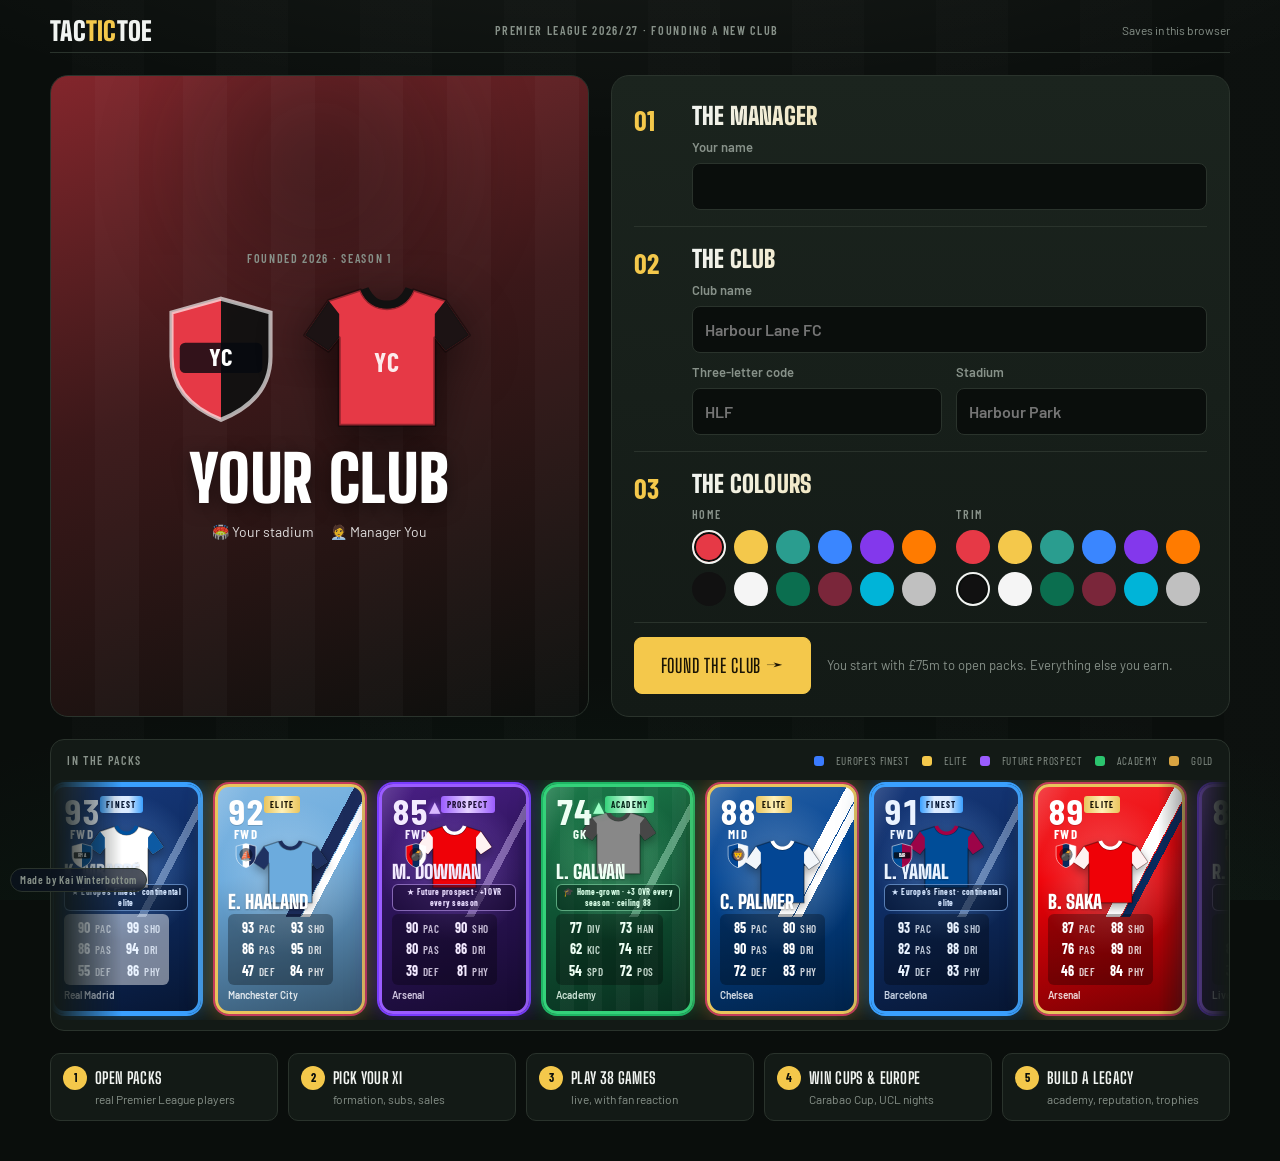
<file: index.html>
<!doctype html>
<!--
  TacTicToe  |  (c) 2026 Kai Winterbottom. All Rights Reserved.
  See the LICENSE file in this repository.
-->
<html lang="en">
<head>
<meta charset="utf-8">
<meta name="viewport" content="width=device-width, initial-scale=1, viewport-fit=cover">
<style>html,body{margin:0;padding:0}*{box-sizing:border-box}img{max-width:100%}[hidden]{display:none!important}</style>
<title>TacTicToe</title>
<link rel="preconnect" href="https://fonts.googleapis.com">
<link rel="stylesheet" href="https://fonts.googleapis.com/css2?family=Big+Shoulders+Display:wght@700;900&family=Barlow:wght@400;500;600;700&family=Barlow+Condensed:wght@500;600;700&display=swap">
<style>
/* Layout: floodlit matchday — a sticky club bar over one working view at a time (club, packs, squad pitch, table, fixtures); overlays for pack openings and live matches. Single dark look by choice. */
:root{
  --night:#0a0e0c; --stand:#131a16; --stand2:#1b241e; --line:#2a332c;
  --chalk:#f1f4f1; --muted:#879189; --flood:#f4c84b; --flood-ink:#1a1405;
  --turf:#1d6644; --turf2:#1a5c3d; --win:#43c383; --draw:#d2ac4a; --loss:#e8634f;
  --bronze:#b97a4c; --silver:#b9c3d0; --gold:#e9c45c; --elite:#c63c5c;
  --c-money:#43c383; --c-blue:#3aa0ff; --c-purple:#a579ff; --c-pink:#ff5c8a; --c-teal:#2bd4c0; --c-orange:#ff8a3c;
  --display:"Big Shoulders Display","Impact","Arial Narrow",sans-serif;
  --body:"Barlow",system-ui,-apple-system,"Segoe UI",sans-serif;
  --num:"Barlow Condensed","Arial Narrow",system-ui,sans-serif;
  color-scheme:dark;
}
*{box-sizing:border-box}
html,body{min-height:100%}
body{background:var(--night);color:var(--chalk);font-family:var(--body);font-size:15px;line-height:1.45;
  background-image:radial-gradient(120% 55% at 50% -14%,rgba(255,250,235,.06),transparent 55%),radial-gradient(135% 72% at 50% 118%,rgba(21,110,64,.20),transparent 60%),repeating-linear-gradient(90deg,transparent 0 72px,rgba(255,255,255,.012) 72px 144px);background-attachment:fixed}
body::before{content:"";position:fixed;inset:0 0 auto;height:env(safe-area-inset-top,0px);z-index:10;background:var(--night)}
button{font:inherit;color:inherit;cursor:pointer}
button:focus-visible,input:focus-visible,select:focus-visible{outline:2px solid var(--flood);outline-offset:2px}
.wrap{max-width:1080px;margin:0 auto;padding-left:max(16px,env(safe-area-inset-left,0px));padding-right:max(16px,env(safe-area-inset-right,0px))}
h1,h2,h3{font-family:var(--display);font-weight:900;letter-spacing:.01em;line-height:1;margin:0;text-wrap:balance;text-transform:uppercase}
h2{background:linear-gradient(100deg,var(--chalk),var(--flood) 88%);-webkit-background-clip:text;background-clip:text;color:transparent}
.eyebrow{font-family:var(--num);font-weight:600;font-size:12px;letter-spacing:.14em;text-transform:uppercase;color:var(--muted)}
.num{font-family:var(--num);font-variant-numeric:tabular-nums}
.btn{display:inline-flex;align-items:center;justify-content:center;gap:8px;border:1px solid var(--line);background:var(--stand2);padding:10px 16px;border-radius:8px;font-weight:600}
.btn:hover{border-color:var(--muted)}
.btn.primary{background:var(--flood);color:var(--flood-ink);border-color:var(--flood);font-family:var(--display);font-size:20px;letter-spacing:.04em;text-transform:uppercase;padding:10px 22px}
.btn.primary:hover{filter:brightness(1.07)}
.btn:disabled{opacity:.45;cursor:not-allowed}
.btn.small{padding:6px 10px;font-size:13px}
.btn.danger{border-color:var(--loss);color:var(--loss);background:transparent}
.btn.coffee{background:#ffdd00;color:#1a1405;border-color:#ffdd00;font-weight:700;text-decoration:none}
.btn.coffee:hover{filter:brightness(1.05);border-color:#ffdd00}
.btn.coffee.tiny{padding:3px 9px;font-size:11px;border-radius:7px;align-self:flex-start}
.brand{display:flex;flex-direction:column;gap:5px;min-width:0}
.brandname{font-family:var(--display);font-weight:900;font-size:26px;text-transform:uppercase;line-height:.85;letter-spacing:.01em}
.brandname span{color:var(--flood)}
@media (max-width:560px){.brandname{font-size:22px}}
.coffee-link{display:inline-block;margin-top:4px;color:var(--muted);font-size:13px;text-decoration:underline;text-underline-offset:3px}
.coffee-link:hover{color:var(--flood)}

/* top bar */
.bar{position:sticky;top:env(safe-area-inset-top,0px);z-index:5;background:linear-gradient(180deg,rgba(9,13,11,.97),rgba(9,13,11,.9));backdrop-filter:blur(8px);border-bottom:2px solid var(--flood)}
.bar .wrap{display:flex;align-items:center;gap:14px;padding-block:10px;flex-wrap:wrap}
.club-id{display:flex;align-items:center;gap:10px;min-width:0;flex:1}
.club-id .nm{font-family:var(--display);font-weight:900;font-size:22px;text-transform:uppercase;white-space:nowrap;overflow:hidden;text-overflow:ellipsis}
.club-id .sub{font-size:12px;color:var(--muted)}
.stats{display:flex;gap:18px}
@media (max-width:560px){.club-id{flex-basis:100%}.stats{width:100%;justify-content:space-between}.club-id .nm{white-space:normal;font-size:20px}}
.stat .v{font-family:var(--num);font-weight:700;font-size:22px;line-height:1}
.stat .v.money{color:var(--c-money)} .stat .v.pos{color:var(--flood)} .stat .v.md{color:var(--chalk)}
.tabs{display:flex;gap:2px;overflow-x:auto;scrollbar-width:none}
.tabs .wrap{display:flex;gap:4px;padding-block:0}
.tab{background:none;border:0;border-bottom:3px solid transparent;padding:10px 12px;font-family:var(--num);font-weight:600;letter-spacing:.1em;text-transform:uppercase;color:var(--muted);font-size:14px;white-space:nowrap}
.tab[aria-current="page"]{color:var(--chalk);border-bottom:3px solid var(--flood)}
.tab:hover{color:var(--chalk)}
.tab.owner{color:var(--flood)}.tab.owner::before{content:"★ "}
main{padding-block:22px 60px}
.panel{position:relative;background:linear-gradient(180deg,var(--stand2),var(--stand));border:1px solid var(--line);border-radius:12px;padding:18px;overflow:hidden}
.panel::before{content:"";position:absolute;top:0;left:0;right:0;height:2px;background:var(--flood);opacity:.32}
.grid2{display:grid;grid-template-columns:minmax(0,1.3fr) minmax(0,1fr);gap:18px}
@media (max-width:760px){.grid2{grid-template-columns:minmax(0,1fr)}}
.stack{display:flex;flex-direction:column;gap:14px}
.row{display:flex;gap:10px;align-items:center;flex-wrap:wrap}
.muted{color:var(--muted)}
.toast{position:fixed;left:50%;bottom:calc(20px + env(safe-area-inset-bottom,0px));transform:translateX(-50%);background:var(--chalk);color:var(--night);padding:10px 16px;border-radius:8px;font-weight:600;z-index:50;box-shadow:0 8px 30px rgba(0,0,0,.4);max-width:calc(100% - 32px)}

/* fixture hero */
.venue{display:flex;align-items:center;gap:8px;font-size:13px;color:var(--muted);font-weight:600}
.vtag{font-family:var(--num);font-weight:700;font-size:11px;letter-spacing:.08em;padding:2px 8px;border-radius:6px;color:#0c1320}
.vtag.home{background:var(--win)} .vtag.away{background:var(--flood)}
.fixture{display:grid;grid-template-columns:1fr auto 1fr;align-items:center;gap:12px;padding-block:10px}
.fixture .side{display:flex;flex-direction:column;align-items:center;gap:8px;text-align:center;min-width:0}
.fixture .side b{font-family:var(--display);font-size:24px;text-transform:uppercase;line-height:1.05}
.fixture .vs{font-family:var(--display);font-size:40px;color:var(--flood)}
.strength{display:grid;grid-template-columns:auto 1fr auto;gap:6px 10px;align-items:center;font-size:13px}
.meter{height:8px;background:var(--line);border-radius:4px;overflow:hidden}
.meter i{display:block;height:100%;background:linear-gradient(90deg,#f4c84b,#f58a3c)}
.form{display:flex;gap:4px}
.form span{width:22px;height:22px;border-radius:4px;display:grid;place-items:center;font-family:var(--num);font-weight:700;font-size:13px;color:var(--night)}
.W{background:var(--win)}.D{background:var(--draw)}.L{background:var(--loss)}

.rule{border:0;border-top:1px solid var(--line);margin:4px 0;width:100%}
.h2h{display:flex;flex-direction:column;gap:8px;border-top:1px solid var(--line);padding-top:12px}
.h2hrec{font-family:var(--num);font-weight:700;font-size:14px}
.h2hrec .hw{color:var(--win)} .h2hrec .hd{color:var(--draw)} .h2hrec .hl{color:var(--loss)}
.h2hlist{display:flex;flex-direction:column;gap:4px}
.h2hrow{display:grid;grid-template-columns:1fr auto auto 26px;gap:10px;align-items:center;font-size:13px;padding:5px 8px;background:var(--stand2);border-radius:6px}
.h2hrow .res2{text-align:right;color:var(--flood)}
.rp{width:22px;height:22px;border-radius:4px;display:grid;place-items:center;font-family:var(--num);font-weight:700;font-size:12px;color:#0c1320}
.rp.W{background:var(--win)} .rp.D{background:var(--draw)} .rp.L{background:var(--loss);color:#fff}
.split{display:grid;grid-template-columns:1fr 1fr;gap:20px}
@media (max-width:560px){.split{grid-template-columns:1fr}}
.mini{display:flex;align-items:center;gap:8px;padding:6px 8px;border-radius:6px;font-size:14px;background:var(--stand2)}
.mini .grow{flex:1;min-width:0;white-space:nowrap;overflow:hidden;text-overflow:ellipsis}
.mini.me{background:rgba(244,200,75,.14);color:var(--flood)}
.mini .num{min-width:30px}
/* packs */
.packs{display:grid;grid-template-columns:repeat(auto-fill,minmax(220px,1fr));gap:16px}
.pack{position:relative;border-radius:14px;padding:18px;border:1px solid var(--line);background:var(--stand);display:flex;flex-direction:column;gap:10px;overflow:hidden}
.pack .foil{height:150px;border-radius:10px;display:grid;place-items:center;position:relative;overflow:hidden}
.pack .foil::after{content:"";position:absolute;inset:-50%;background:linear-gradient(115deg,transparent 40%,rgba(255,255,255,.35) 50%,transparent 60%);transform:translateX(-40%);transition:transform .8s}
.pack:hover .foil::after{transform:translateX(40%)}
.pack .foil span{font-family:var(--display);font-weight:900;font-size:34px;letter-spacing:.04em;text-transform:uppercase;color:rgba(0,0,0,.55);mix-blend-mode:multiply}
.pack h3{font-size:24px}
.pack ul{margin:0;padding-left:18px;color:var(--muted);font-size:13px}
.pack .price{font-family:var(--num);font-weight:700;font-size:24px;color:var(--flood)}
.f-bronze{background:linear-gradient(135deg,#9a5a2e,#e8a265 48%,#7a4420)}
.f-silver{background:linear-gradient(135deg,#8793a3,#f0f5fb 48%,#6f7a89)}
.f-gold{background:linear-gradient(135deg,#b88718,#ffe690 48%,#9a7212)}
.f-elite{background:linear-gradient(120deg,#6d0f8a 0%,#c63c5c 38%,#f2cf6a 68%,#2aa0d6 100%)}

/* player card: club colours fill the card, rarity is the frame */
.card{--k1:#888;--k2:#444;--k3:transparent;--ink:#fff;--panel:rgba(0,0,0,.28);--rim:var(--bronze);
  position:relative;width:168px;aspect-ratio:3/4.6;max-width:100%;border-radius:14px;padding:9px 10px 8px;overflow:hidden;
  background:
    linear-gradient(118deg,transparent 0 71.5%,var(--k3) 71.5% 75.5%,transparent 75.5%) top/100% 58% no-repeat,
    linear-gradient(118deg,transparent 0 64%,var(--k2) 64% 71%,transparent 71%) top/100% 58% no-repeat,
    radial-gradient(ellipse 72% 48% at 50% 40%,rgba(255,255,255,.3),transparent 72%),
    linear-gradient(165deg,color-mix(in srgb,var(--k1) 86%,#fff) 0%,var(--k1) 36%,color-mix(in srgb,var(--k1) 50%,#000) 100%);
  color:var(--ink);display:flex;flex-direction:column;gap:3px;text-align:left;
  border:3px solid var(--rim);box-shadow:0 0 0 1px rgba(0,0,0,.5),0 8px 22px rgba(0,0,0,.4)}
.card.silver{--rim:var(--silver)} .card.gold{--rim:var(--gold)}
.card.elite{--rim:var(--gold);box-shadow:0 0 0 2px var(--elite),0 0 26px rgba(233,196,92,.55),0 10px 30px rgba(0,0,0,.5)}
.card::after{content:"";position:absolute;inset:0;pointer-events:none;background:linear-gradient(115deg,transparent 30%,rgba(255,255,255,.2) 44%,transparent 54%);background-size:250% 100%;background-position:100% 0}
.card.elite::after{animation:sheen 3.2s ease-in-out infinite}
.card.prospect{--rim:#9b5cff;color:#f3eaff;box-shadow:0 0 0 2px #7a3cff,0 0 24px rgba(123,60,255,.55),0 10px 30px rgba(0,0,0,.5);
  background:
    linear-gradient(118deg,transparent 0 71.5%,rgba(221,196,255,.42) 71.5% 75.5%,transparent 75.5%) top/100% 58% no-repeat,
    radial-gradient(ellipse 70% 46% at 50% 36%,rgba(176,122,255,.42),transparent 72%),
    linear-gradient(160deg,#4a1f86 0%,#2c1458 46%,#160a30 100%)}
.card.prospect .rar{background:linear-gradient(90deg,#9b5cff,#e6d4ff,#9b5cff);color:#1a0b33}
.card.prospect::after{animation:sheen 3.2s ease-in-out infinite}
.card.prospect .ovr .rise{font-size:15px;color:#d9b8ff;vertical-align:super;margin-left:1px;text-shadow:0 0 6px rgba(155,92,255,.75)}
.card .pnote{font-family:var(--num);font-weight:700;font-size:8.5px;letter-spacing:.03em;text-align:center;background:rgba(20,8,40,.5);border:1px solid rgba(199,160,255,.6);color:#e9dcff;border-radius:6px;padding:2px 4px;position:relative;z-index:1;line-height:1.25}
.prospecttip{background:linear-gradient(120deg,rgba(123,60,255,.18),rgba(123,60,255,.05));border:1px solid rgba(155,92,255,.5);border-radius:12px;padding:12px 14px;font-size:14px;color:#f3eaff}
.prospecttip b{color:#b78cff}
.ucltip{background:linear-gradient(120deg,rgba(58,160,255,.16),rgba(58,160,255,.05));border:1px solid rgba(58,160,255,.5);border-radius:12px;padding:12px 14px;font-size:14px;color:#eaf3ff;margin-top:10px}
.ucltip b{color:var(--c-blue)}
/* updates / changelog */
.tab.fresh{color:var(--c-pink)}
.tab .newdot{display:inline-block;margin-left:6px;font-family:var(--num);font-size:9px;font-weight:700;letter-spacing:.08em;background:var(--c-pink);color:#2a0712;padding:1px 5px;border-radius:9px;vertical-align:1px}
.uphead{display:flex;flex-direction:column;gap:6px}
.uplist{display:grid;grid-template-columns:repeat(auto-fill,minmax(300px,1fr));gap:14px}
.upcard{position:relative;background:var(--stand);border:1px solid var(--line);border-left:4px solid var(--acc);border-radius:14px;padding:16px 16px 14px;display:flex;flex-direction:column;gap:9px;overflow:hidden}
.upcard::before{content:"";position:absolute;inset:0;background:radial-gradient(120% 70% at 0% 0%,color-mix(in srgb,var(--acc) 16%,transparent),transparent 60%);pointer-events:none}
.uptop{display:flex;align-items:center;justify-content:space-between;position:relative}
.uptag{font-family:var(--num);font-weight:700;font-size:10px;letter-spacing:.12em;background:var(--acc);color:#07121f;padding:2px 8px;border-radius:5px}
.upwhen{font-family:var(--num);font-size:11px;color:var(--muted);letter-spacing:.06em;text-transform:uppercase}
.uptitle{font-family:var(--display);font-size:22px;line-height:1;margin:0;position:relative}
.upbody{margin:0;font-size:14px;line-height:1.5;color:var(--chalk);opacity:.92;position:relative}
.upitems{margin:0;padding:0;list-style:none;display:flex;flex-direction:column;gap:5px;position:relative}
.upitems li{position:relative;padding-left:18px;font-size:13px;line-height:1.4;color:var(--muted)}
.upitems li::before{content:"";position:absolute;left:4px;top:7px;width:6px;height:6px;border-radius:50%;background:var(--acc)}
.roadgrid{display:grid;grid-template-columns:repeat(auto-fill,minmax(230px,1fr));gap:12px}
.roadcard{background:var(--stand2);border:1px dashed var(--line);border-radius:12px;padding:13px 14px;display:flex;flex-direction:column;gap:5px}
.roadcard b{font-size:14px}.roadcard span{font-size:12.5px;color:var(--muted);line-height:1.45}
.feedbackbox{display:flex;align-items:flex-start;gap:14px;background:linear-gradient(120deg,color-mix(in srgb,var(--flood) 16%,var(--stand)),var(--stand));border:1px solid var(--flood);border-radius:14px;padding:16px 18px}
.feedbackbox .fbico{font-size:26px;line-height:1;flex:none}
.feedbackbox b{font-family:var(--display);font-size:19px;text-transform:uppercase;letter-spacing:.01em}
.feedbackbox p{margin:5px 0 0;font-size:14px;line-height:1.5;color:var(--chalk)}
.feedbackbox a{color:var(--flood);font-weight:700;text-decoration:underline;text-underline-offset:3px;word-break:break-all}
@media (max-width:460px){.uplist{grid-template-columns:1fr}}
.futurebanner{position:fixed;right:0;top:50%;transform:translateY(-50%);z-index:30;writing-mode:vertical-rl;text-orientation:mixed;background:linear-gradient(180deg,#9b5cff,#3a1a70);color:#fff;font-family:var(--display);font-weight:900;letter-spacing:.16em;text-transform:uppercase;padding:18px 10px;border-radius:14px 0 0 14px;font-size:15px;box-shadow:0 0 22px rgba(123,60,255,.55),-4px 0 14px rgba(0,0,0,.4);border:2px solid rgba(199,160,255,.7);border-right:none;animation:fbglow 2.6s ease-in-out infinite}
@keyframes fbglow{50%{box-shadow:0 0 34px rgba(123,60,255,.85),-4px 0 14px rgba(0,0,0,.4)}}
@media (max-width:860px){.futurebanner{position:static;writing-mode:horizontal-tb;transform:none;border-radius:12px;border-right:2px solid rgba(199,160,255,.7);text-align:center;margin-bottom:2px}}
@media (prefers-reduced-motion:reduce){.futurebanner{animation:none}}
.finestbanner{position:fixed;left:0;top:50%;transform:translateY(-50%);z-index:30;writing-mode:vertical-rl;text-orientation:mixed;background:linear-gradient(180deg,#3aa0ff,#0e2c62);color:#fff;font-family:var(--display);font-weight:900;letter-spacing:.16em;text-transform:uppercase;padding:18px 10px;border-radius:0 14px 14px 0;font-size:15px;box-shadow:0 0 22px rgba(58,160,255,.55),4px 0 14px rgba(0,0,0,.4);border:2px solid rgba(141,190,255,.7);border-left:none;animation:fbglowb 2.6s ease-in-out infinite}
@keyframes fbglowb{50%{box-shadow:0 0 34px rgba(58,160,255,.85),4px 0 14px rgba(0,0,0,.4)}}
@media (max-width:860px){.finestbanner{position:static;writing-mode:horizontal-tb;transform:none;border-radius:12px;border-left:2px solid rgba(141,190,255,.7);text-align:center;margin-bottom:2px}}
@media (prefers-reduced-motion:reduce){.finestbanner{animation:none}}
/* news tab */
.newshero{display:flex;align-items:center;gap:16px;background:linear-gradient(120deg,color-mix(in srgb,var(--flood) 18%,var(--stand)),var(--stand));border:1px solid var(--line);border-left:4px solid var(--flood);border-radius:14px;padding:16px 18px}
.newshero .nherohead{font-family:var(--display);font-size:clamp(24px,5vw,34px);line-height:.98;margin:2px 0 4px}
.newshero .nherosub{margin:0;color:var(--muted);font-size:14px}
.newscols{display:grid;grid-template-columns:1.15fr .85fr;gap:16px;align-items:start}
.newsgrid{display:grid;grid-template-columns:1fr;gap:10px}
.newscard{background:var(--stand);border:1px solid var(--line);border-left:3px solid var(--acc,var(--flood));border-radius:12px;padding:13px 14px;display:flex;flex-direction:column;gap:5px}
.newscard .nctop{display:flex;align-items:center;gap:8px}
.newscard .nsrc{font-family:var(--num);font-size:10px;letter-spacing:.1em;text-transform:uppercase;color:var(--acc,var(--flood))}
.newscard .newstag{margin-left:auto;font-family:var(--num);font-size:9px;font-weight:700;letter-spacing:.06em;padding:1px 6px;border-radius:7px;text-transform:uppercase}
.newstag.pl{background:rgba(58,160,255,.18);color:var(--c-blue)} .newstag.eu{background:rgba(123,60,255,.18);color:#b78cff}
.newscard .nhead{font-family:var(--display);font-size:18px;line-height:1.06;margin:0}
.newscard .nbody{margin:0;font-size:13px;color:var(--muted);line-height:1.45}
.plres{display:grid;grid-template-columns:repeat(auto-fill,minmax(148px,1fr));gap:7px}
.plrow{display:grid;grid-template-columns:18px 1fr auto 1fr 18px;align-items:center;gap:6px;background:var(--stand2);border-radius:9px;padding:7px 9px;font-family:var(--num);font-size:12px}
.plrow .pn{font-weight:700}.plrow .pn.r{text-align:right}
.plrow .sc{font-weight:700;background:var(--night);padding:1px 7px;border-radius:6px;white-space:nowrap;color:var(--chalk)}
.plrow.me{box-shadow:0 0 0 1px var(--flood)}
@media (max-width:820px){.newscols{grid-template-columns:1fr}}
/* card collection */
.collprog{display:flex;align-items:center;gap:12px}
.collbar{flex:1;height:10px;background:var(--line);border-radius:5px;overflow:hidden}
.collbar i{display:block;height:100%;background:linear-gradient(90deg,var(--c-blue),var(--flood));border-radius:5px}
.collprog b{font-family:var(--num);color:var(--flood);white-space:nowrap}
.collsec{display:flex;flex-direction:column;gap:9px;margin-top:6px}
.collclub{display:flex;flex-direction:column;gap:6px}
.collhead{display:flex;align-items:center;gap:8px}
.collhead .collcount{margin-left:auto;font-family:var(--num);font-size:12px;color:var(--muted)}
.collhead .clubnm{font-family:var(--display);text-transform:uppercase;font-size:18px}
.collgrid{display:grid;grid-template-columns:repeat(auto-fill,minmax(148px,1fr));gap:6px}
.collitem{display:flex;align-items:center;gap:7px;padding:6px 9px;border-radius:8px;background:var(--stand);border:1px solid var(--line);border-left:3px solid var(--acc,var(--flood));opacity:.42;position:relative}
.collitem.got{opacity:1}
.collitem .covr{font-family:var(--num);font-weight:700;font-size:15px;min-width:22px;text-align:center}
.collitem .cnm{font-size:12.5px;font-weight:600;overflow:hidden;text-overflow:ellipsis;white-space:nowrap}
.collitem .cpos{font-family:var(--num);font-size:9px;color:var(--muted);margin-left:auto}
.collitem .ctick{color:var(--win);font-weight:900;font-size:13px;flex:none}
.collitem .clock{color:var(--muted);font-size:12px;flex:none}
/* youth academy */
.acadlist{display:flex;flex-direction:column;gap:7px}
.acadrow{display:flex;align-items:center;gap:11px;background:var(--stand2);border-radius:10px;padding:9px 12px;border-left:3px solid var(--c-money)}
.acadrow.gone{opacity:.55;border-left-color:var(--muted)}
.acadrow .acovr{font-family:var(--num);font-weight:700;font-size:17px;min-width:26px;text-align:center}
.acadrow b{font-size:15px;display:block;overflow:hidden;text-overflow:ellipsis;white-space:nowrap}
.acadrow .acmeta{font-size:12px;color:var(--muted)}
.acadrow .acstatus{margin-left:auto;font-family:var(--num);font-size:11px;font-weight:700;letter-spacing:.04em;padding:3px 9px;border-radius:8px;white-space:nowrap}
.acadrow .acstatus.in{background:rgba(67,195,131,.18);color:var(--c-money)}
.acadrow .acstatus.out{background:rgba(255,255,255,.06);color:var(--muted)}
/* academy prospect profiles */
.ppgenflag{font-family:var(--num);font-size:11px;font-weight:700;color:var(--gold)}
.ppgrid{display:grid;grid-template-columns:repeat(auto-fill,minmax(300px,1fr));gap:12px}
.ppcard{background:var(--stand2);border:1px solid var(--line);border-top:3px solid var(--muted);border-radius:12px;padding:13px 14px;display:flex;flex-direction:column;gap:9px}
.ppcard.good{border-top-color:var(--c-money)} .ppcard.elite{border-top-color:var(--c-blue)}
.ppcard.gen{border-top-color:var(--gold);box-shadow:0 0 0 1px rgba(244,200,74,.4),0 0 18px rgba(244,200,74,.12)}
.ppcard .pp-head{display:flex;align-items:center;gap:11px}
.ppcard .pp-ovr{font-family:var(--num);font-weight:700;font-size:26px;min-width:40px;text-align:center;line-height:1}
.ppcard .pp-head b{font-size:16px;display:block;overflow:hidden;text-overflow:ellipsis;white-space:nowrap}
.ppcard .pp-meta{font-size:12px;color:var(--muted)}
.ppcard .pp-pot{font-family:var(--num);font-size:11px;font-weight:700;letter-spacing:.03em;padding:4px 9px;border-radius:8px;align-self:flex-start;background:rgba(255,255,255,.06);color:var(--muted)}
.ppcard .pp-pot.good{background:rgba(67,195,131,.16);color:var(--c-money)}
.ppcard .pp-pot.elite{background:rgba(58,160,255,.16);color:var(--c-blue)}
.ppcard .pp-pot.gen{background:linear-gradient(90deg,rgba(244,200,74,.9),rgba(255,230,150,.9));color:#2a2000}
.ppcard .pp-bg{margin:0;font-size:13px;line-height:1.5;color:var(--chalk);opacity:.9}
/* club reputation */
.stats .v.rep{color:var(--c-purple)}
.repbox{border:1px solid color-mix(in srgb,var(--c-purple) 30%,var(--line))}
.reptier{font-family:var(--display);text-transform:uppercase;font-size:18px;color:var(--c-purple);line-height:1;text-align:right}
.repbar{position:relative;height:18px;background:var(--line);border-radius:9px;overflow:hidden}
.repbar i{display:block;height:100%;min-width:3px;background:linear-gradient(90deg,#7a3cff,#ff5c8a 55%,#f4c84b);border-radius:9px;transition:width .6s cubic-bezier(.2,.8,.2,1);box-shadow:0 0 14px rgba(165,121,255,.5)}
.repbar .reppct{position:absolute;right:9px;top:50%;transform:translateY(-50%);font-family:var(--num);font-weight:700;font-size:11px;color:#fff;text-shadow:0 1px 2px rgba(0,0,0,.7)}
/* European competitions */
.ehead{display:flex;align-items:center;gap:14px;background:var(--stand);border:1px solid var(--line);border-radius:14px;padding:16px 18px}
.ehead.ucl{border-color:#4f7cff;background:linear-gradient(120deg,rgba(79,124,255,.16),var(--stand))}
.ehead.uel{border-color:#ff8a2a;background:linear-gradient(120deg,rgba(255,138,42,.16),var(--stand))}
.ehead.uecl{border-color:#36d97a;background:linear-gradient(120deg,rgba(54,217,122,.16),var(--stand))}
.ehead .ebadge{font-size:30px;flex:none}
.ehead .estatus{color:var(--muted);font-size:14px}
.ehead .etag{margin-left:auto;font-family:var(--num);font-weight:700;font-size:12px;letter-spacing:.08em;padding:3px 9px;border-radius:8px;color:#fff;flex:none}
.etag.ucl{background:#4f7cff} .etag.uel{background:#ff8a2a} .etag.uecl{background:#36d97a;color:#042914}
.ebracket{display:flex;flex-direction:column;gap:7px}
.etie{display:grid;grid-template-columns:118px 1fr auto;align-items:center;gap:10px;background:var(--stand2);border-radius:10px;padding:9px 12px;border-left:3px solid var(--line)}
.etie.next{border-left-color:var(--flood);box-shadow:0 0 0 1px var(--flood)}
.etie.won{border-left-color:var(--win)} .etie.lost{border-left-color:var(--loss)}
.etie .eround{font-family:var(--num);font-size:11.5px;color:var(--muted);text-transform:uppercase;letter-spacing:.04em}
.etie .eopp{display:flex;align-items:center;gap:7px;font-weight:600;min-width:0}
.etie .eopp>span{overflow:hidden;text-overflow:ellipsis;white-space:nowrap}
.etie .eres{font-family:var(--num);font-weight:700;font-size:15px;white-space:nowrap}
.qzones{display:grid;grid-template-columns:repeat(3,1fr);gap:8px}
.qzone{border-radius:10px;padding:10px 12px;border-left:3px solid var(--line);background:var(--stand2)}
.qzone b{display:block;font-size:14px}.qzone span{font-size:12px;color:var(--muted)}
.qzone.ucl{border-left-color:#4f7cff} .qzone.uel{border-left-color:#ff8a2a} .qzone.uecl{border-left-color:#36d97a}
.eurocard{border:1px solid var(--flood)}
/* knockout bracket tree */
.bracket{display:flex;align-items:center;overflow-x:auto;padding:4px 2px 8px;scrollbar-width:thin}
.brd{flex:none;display:flex;flex-direction:column;align-items:center;gap:4px;min-width:76px;background:var(--stand2);border:1px solid var(--line);border-top:3px solid var(--line);border-radius:10px;padding:8px 9px}
.brd.next{border-top-color:var(--brc);box-shadow:0 0 0 1px var(--brc)}
.brd.won{border-top-color:var(--win)} .brd.lost{border-top-color:var(--loss);opacity:.72} .brd.up{opacity:.5}
.brline{flex:none;width:18px;height:3px;background:var(--line);border-radius:2px}
.brd .brround{font-family:var(--num);font-size:9px;letter-spacing:.05em;color:var(--muted);text-transform:uppercase;white-space:nowrap}
.brnode{display:flex;align-items:center;gap:4px}
.brnode .bropp{font-family:var(--num);font-weight:700;font-size:12px}
.brd .brres{font-family:var(--num);font-weight:700;font-size:13px;white-space:nowrap}
.brd.trophy{min-width:62px;background:transparent;border:none;border-top:none;gap:2px}
.brd.trophy .brtroph{font-size:24px;line-height:1;filter:grayscale(.6);opacity:.55}
.brd.trophy.won .brtroph{filter:drop-shadow(0 0 8px rgba(244,200,74,.8));opacity:1}
.brd.trophy.out{opacity:.4}
/* trophy celebration */
.trophyroom{overflow:hidden}
.trophyroom .confetti{position:absolute;inset:0;overflow:hidden;pointer-events:none;z-index:0}
.trophyroom .confetti i{position:absolute;top:-20px;border-radius:2px;opacity:.95;animation-name:confFall;animation-timing-function:linear;animation-iteration-count:infinite}
@keyframes confFall{0%{transform:translateY(-20px) rotate(0)}100%{transform:translateY(106vh) rotate(680deg)}}
.trophy-card{position:relative;z-index:1;display:flex;flex-direction:column;align-items:center;gap:8px;text-align:center;max-width:470px;padding:10px}
.trophy-glow{position:absolute;top:24px;width:280px;height:280px;border-radius:50%;background:radial-gradient(circle,var(--tc,rgba(244,200,74,.55)),transparent 68%);filter:blur(26px);animation:glowPulse 2.4s ease-in-out infinite;z-index:-1}
@keyframes glowPulse{0%,100%{transform:scale(.9);opacity:.55}50%{transform:scale(1.12);opacity:1}}
.trophy-icon{font-size:clamp(84px,22vw,128px);line-height:1;filter:drop-shadow(0 8px 20px rgba(0,0,0,.5));animation:trophyPop .7s cubic-bezier(.2,1.5,.4,1) both,trophyFloat 2.8s ease-in-out 1s infinite}
@keyframes trophyPop{0%{transform:scale(0) rotate(-25deg);opacity:0}100%{transform:scale(1) rotate(0);opacity:1}}
@keyframes trophyFloat{50%{transform:translateY(-12px)}}
.trophy-eyebrow{font-family:var(--num);font-weight:700;font-size:12px;letter-spacing:.2em;text-transform:uppercase;color:var(--tc,#f4c84b)}
.trophy-name{font-family:var(--display);font-size:clamp(34px,8vw,56px);line-height:.95;margin:0;text-transform:uppercase;background:linear-gradient(120deg,#fff,var(--tc,#f4c84b));-webkit-background-clip:text;background-clip:text;color:transparent}
.trophy-sub{margin:0;color:var(--chalk);font-size:16px;max-width:38ch}
.trophy-reward{display:flex;align-items:center;gap:12px;margin-top:6px;background:color-mix(in srgb,var(--tc,#f4c84b) 16%,var(--stand));border:1px solid var(--tc,#f4c84b);border-radius:12px;padding:10px 18px}
.trophy-reward span{font-family:var(--num);font-size:12px;letter-spacing:.06em;text-transform:uppercase;color:var(--muted)}
.trophy-reward b{font-family:var(--num);font-weight:700;font-size:24px;color:var(--tc,#f4c84b)}
.trophyroom .btn.primary{margin-top:10px}
@media (prefers-reduced-motion:reduce){.trophy-icon,.trophy-glow{animation:none}}
@media (max-width:560px){.qzones{grid-template-columns:1fr}.etie{grid-template-columns:88px 1fr auto}}
@media (prefers-reduced-motion:reduce){.card.prospect::after{animation:none}}
.card.ucl{--rim:var(--c-blue);color:#eaf3ff;box-shadow:0 0 0 2px var(--c-blue),0 0 24px rgba(58,160,255,.55),0 10px 30px rgba(0,0,0,.5);
  background:
    linear-gradient(118deg,transparent 0 71.5%,rgba(200,224,255,.42) 71.5% 75.5%,transparent 75.5%) top/100% 58% no-repeat,
    radial-gradient(ellipse 70% 46% at 50% 36%,rgba(120,180,255,.44),transparent 72%),
    linear-gradient(160deg,#17387a 0%,#0e2c62 46%,#071633 100%)}
.card.ucl .rar{background:linear-gradient(90deg,var(--c-blue),#dcebff,#dbeaff,var(--c-blue));color:#061634}
.card.ucl::after{animation:sheen 3.2s ease-in-out infinite}
.card.ucl .pnote{background:rgba(4,14,34,.5);border-color:rgba(141,190,255,.6);color:#d4e6ff}
@media (prefers-reduced-motion:reduce){.card.ucl::after{animation:none}}
/* home-grown academy card: emerald, club kit still on the shirt */
.card.academy{--rim:#34d27a;color:#eefff4;box-shadow:0 0 0 2px #1fb765,0 0 22px rgba(52,210,122,.45),0 10px 30px rgba(0,0,0,.5);
  background:
    linear-gradient(118deg,transparent 0 71.5%,rgba(200,255,224,.38) 71.5% 75.5%,transparent 75.5%) top/100% 58% no-repeat,
    repeating-linear-gradient(90deg,transparent 0 14px,rgba(255,255,255,.035) 14px 28px),
    radial-gradient(ellipse 70% 46% at 50% 36%,rgba(120,240,170,.34),transparent 72%),
    linear-gradient(160deg,#1c7a4a 0%,#0f5434 46%,#082c1d 100%)}
.card.academy .rar{background:linear-gradient(90deg,#34d27a,#d9ffe8,#34d27a);color:#06261a}
.card.academy::after{animation:sheen 3.2s ease-in-out infinite}
.card.academy .ovr .rise{font-size:15px;vertical-align:super;margin-left:1px;color:#9dffc6;text-shadow:0 0 6px rgba(52,210,122,.75)}
.card.academy .pnote{background:rgba(3,30,18,.5);border-color:rgba(157,255,198,.55);color:#d9ffe8}
@media (prefers-reduced-motion:reduce){.card.academy::after{animation:none}}
@keyframes sheen{0%{background-position:100% 0}60%,100%{background-position:-60% 0}}
.card .top{display:flex;justify-content:space-between;align-items:flex-start;position:relative;z-index:1}
.card .lhs{display:flex;flex-direction:column;align-items:center;gap:2px;line-height:1}
.card .ovr{font-family:var(--num);font-weight:700;font-size:36px;line-height:.85;text-shadow:0 1px 0 rgba(0,0,0,.15)}
.card .pos{font-family:var(--num);font-weight:700;font-size:13px;letter-spacing:.08em}
.card .rar{font-family:var(--num);font-weight:700;font-size:9px;letter-spacing:.14em;padding:2px 6px;border-radius:3px;background:var(--rim);color:#1a1405;text-transform:uppercase}
.card.elite .rar{background:linear-gradient(90deg,var(--gold),#fff1b8,var(--gold))}
.card .face{flex:1;display:grid;place-items:center;min-height:0;position:relative;margin-top:-18px}
.card .face svg{width:62%;height:auto;filter:drop-shadow(0 4px 5px rgba(0,0,0,.35))}
.card .pname{text-shadow:0 1px 2px rgba(0,0,0,.25);font-family:var(--display);font-weight:900;font-size:19px;text-transform:uppercase;text-align:center;line-height:1;white-space:nowrap;overflow:hidden;text-overflow:ellipsis;position:relative}
.card .attrs{display:grid;grid-template-columns:1fr 1fr;gap:1px 10px;font-family:var(--num);font-size:11px;font-weight:600;background:var(--panel);border-radius:6px;padding:4px 8px;position:relative}
.card .attrs div{display:flex;gap:5px;align-items:baseline}
.card .attrs b{font-size:14px;min-width:18px;text-align:right}
.card .attrs span{opacity:.8;letter-spacing:.04em}
.card .foot{display:flex;justify-content:space-between;gap:6px;font-size:10px;font-weight:600;opacity:.85;position:relative}
.card .foot span:first-child{white-space:nowrap;overflow:hidden;text-overflow:ellipsis;min-width:0}
.card.sm{width:104px;padding:6px 7px 6px;border-width:2px;border-radius:11px}
.card.sm .ovr{font-size:26px}.card.sm .pos{font-size:10px}.card.sm .pname{font-size:13px}
.card.sm .attrs,.card.sm .foot,.card.sm .rar{display:none}
.card.sm .face{margin-top:-10px}.card.sm .face svg{width:66%}
.card.sel{outline:3px solid var(--flood);outline-offset:3px}
.card .tag{position:absolute;top:5px;right:5px;z-index:2;background:var(--night);color:var(--flood);font-family:var(--num);font-size:10px;font-weight:700;padding:1px 6px;border-radius:10px;border:1px solid var(--flood);white-space:nowrap}
.card.sm .tag{top:5px;right:4px}
@media (prefers-reduced-motion:reduce){.card.elite::after{animation:none}}

/* overlay */
.overlay{position:fixed;inset:0;z-index:40;background:rgba(5,9,16,.94);display:flex;flex-direction:column;align-items:center;justify-content:center;gap:22px;
  padding:calc(20px + env(safe-area-inset-top,0px)) max(16px,env(safe-area-inset-right,0px)) calc(20px + env(safe-area-inset-bottom,0px)) max(16px,env(safe-area-inset-left,0px));overflow-y:auto}
.overlay::before{content:"";position:absolute;inset:0;pointer-events:none;background:radial-gradient(circle at 50% 30%,var(--glow,rgba(244,200,75,.18)),transparent 55%)}
.overlay>*{position:relative}
.reveal{display:flex;gap:16px;flex-wrap:wrap;justify-content:center;max-width:720px}
.flip{width:168px;aspect-ratio:3/4.6;perspective:900px}
@media (max-width:460px){.flip{width:150px}}
.flip .in{position:relative;width:100%;height:100%;transition:transform .6s cubic-bezier(.2,.8,.2,1);transform-style:preserve-3d}
.flip.open .in{transform:rotateY(180deg)}
.flip .back,.flip .front{position:absolute;inset:0;backface-visibility:hidden}
.flip .front{transform:rotateY(180deg)}
.flip .front .card{width:100%}
.flip .back{border-radius:12px 12px 22px 22px;display:grid;place-items:center;border:2px solid rgba(255,255,255,.25)}
.flip .back span{font-family:var(--display);font-size:46px;font-weight:900;color:rgba(0,0,0,.45)}
.sealed{width:200px;height:280px;border-radius:16px;display:grid;place-items:center;box-shadow:0 20px 60px rgba(0,0,0,.6);animation:bob 2s ease-in-out infinite;border:0}
.sealed span{font-family:var(--display);font-size:40px;font-weight:900;color:rgba(0,0,0,.5);text-transform:uppercase;text-align:center;line-height:.95}
.sealed.shake{animation:shake .5s ease-in-out}
@keyframes bob{50%{transform:translateY(-8px)}}
@keyframes shake{20%{transform:rotate(-4deg) scale(1.03)}40%{transform:rotate(4deg) scale(1.06)}60%{transform:rotate(-3deg) scale(1.08)}80%{transform:rotate(2deg) scale(1.1)}100%{transform:scale(1.15);opacity:0}}
@media (prefers-reduced-motion:reduce){.sealed{animation:none}.flip .in{transition:none}.sealed.shake{animation:none}}

/* scoreboard */
.board{background:#05080e;border:2px solid var(--line);border-radius:14px;padding:16px 20px;width:min(560px,100%);display:grid;grid-template-columns:1fr auto 1fr;gap:12px;align-items:center}
.board .tm{display:flex;flex-direction:column;align-items:center;gap:6px;text-align:center;font-family:var(--display);font-size:18px;text-transform:uppercase;line-height:1}
.board .sc{font-family:var(--num);font-weight:700;font-size:58px;color:var(--flood);line-height:1;text-align:center;letter-spacing:.04em}
.board .clk{font-family:var(--num);font-size:16px;color:var(--muted);text-align:center}
.feed{width:min(560px,100%);max-height:272px;overflow-y:auto;display:flex;flex-direction:column;gap:6px;padding-bottom:4px;-webkit-mask-image:linear-gradient(to bottom,#000 calc(100% - 18px),transparent);mask-image:linear-gradient(to bottom,#000 calc(100% - 18px),transparent)}
.ev{display:grid;grid-template-columns:42px 1fr;gap:8px;padding:8px 12px;background:var(--stand);border-radius:8px;border-left:3px solid var(--line);animation:in .3s ease-out}
.ev.ev-goal{border-left-color:var(--flood);background:color-mix(in srgb,var(--flood) 12%,var(--stand))} .ev.ev-goal.ev-them{border-left-color:var(--loss);background:color-mix(in srgb,var(--loss) 12%,var(--stand))}
.ev.ev-goal b{color:var(--flood)} .ev.ev-goal.ev-them b{color:var(--loss)}
.ev.ev-save{border-left-color:var(--c-blue)} .ev.ev-wood{border-left-color:var(--c-orange)} .ev.ev-card{border-left-color:var(--gold)} .ev.ev-corner{border-left-color:var(--muted)}
.ev.ev-late{box-shadow:0 0 0 1px var(--flood)}
.ev .assist{color:var(--muted);font-size:12px} .ev .latetag{font-family:var(--num);font-size:9px;font-weight:700;background:var(--flood);color:var(--flood-ink);padding:1px 5px;border-radius:7px;letter-spacing:.06em;margin-left:4px}
.ev .yc{display:inline-block;width:11px;height:15px;background:linear-gradient(135deg,#ffd451,#e0a400);border-radius:2px;vertical-align:-3px;margin-right:5px;box-shadow:0 0 0 1px rgba(0,0,0,.35),0 1px 2px rgba(0,0,0,.4)}
.ev.ev-injury{border-left-color:var(--loss);background:color-mix(in srgb,var(--loss) 10%,var(--stand))}
.ev .injico{display:inline-block;color:var(--loss);font-weight:900;margin-right:4px}
.ev .injtag{font-family:var(--num);font-size:10px;font-weight:700;letter-spacing:.04em;padding:1px 6px;border-radius:7px;margin-left:4px;white-space:nowrap}
.ev .injtag.minor{background:rgba(255,138,60,.22);color:#ffb37a} .ev .injtag.moderate{background:rgba(232,99,79,.22);color:#ff9d8c} .ev .injtag.serious{background:var(--loss);color:#fff}
/* treatment room / injury hub */
.treatroom{border:1px solid color-mix(in srgb,var(--loss) 35%,var(--line))}
.injlist{display:flex;flex-direction:column;gap:7px}
.injrow{display:flex;align-items:center;gap:10px;background:var(--stand2);border-radius:10px;padding:9px 12px;border-left:3px solid var(--muted)}
.injrow.minor{border-left-color:var(--c-orange)} .injrow.moderate{border-left-color:var(--loss)} .injrow.serious{border-left-color:var(--loss);box-shadow:0 0 0 1px rgba(232,99,79,.4)}
.injrow b{font-size:15px;display:block;overflow:hidden;text-overflow:ellipsis;white-space:nowrap}
.injrow .injmeta{font-size:12px;color:var(--muted)}
.injrow .injdot{width:10px;height:10px;border-radius:50%;background:var(--loss);flex:none;box-shadow:0 0 8px rgba(232,99,79,.6)}
.injrow.minor .injdot{background:var(--c-orange);box-shadow:0 0 8px rgba(255,138,60,.6)}
.injrow .injout{margin-left:auto;font-family:var(--num);font-weight:700;font-size:20px;color:var(--loss);line-height:1;text-align:right}
.injrow .injout small{display:block;font-size:9px;font-weight:600;color:var(--muted);letter-spacing:.04em}
.ev .m{font-family:var(--num);font-weight:700;color:var(--muted)}
@keyframes in{from{opacity:.2;transform:translateY(6px)}}
/* live match stats */
.mstats{width:min(560px,100%);display:grid;grid-template-columns:1fr auto 1fr;gap:4px 14px;align-items:center;background:#05080e;border:1px solid var(--line);border-radius:12px;padding:8px 14px}
.mstats .mscol{display:grid;grid-template-rows:repeat(4,1fr);gap:4px;text-align:right}
.mstats .mscol.r{text-align:left}
.mstats .mscol b{font-family:var(--num);font-weight:700;font-size:15px;color:var(--chalk)}
.mstats .mslab{display:grid;grid-template-rows:repeat(4,1fr);gap:4px;text-align:center}
.mstats .mslab span{font-family:var(--num);font-size:10px;letter-spacing:.05em;color:var(--muted);text-transform:uppercase}
/* goal flash on the scoreboard */
.board.flash{animation:goalflash .9s ease-out} .board.flashT{animation:goalflashT .9s ease-out}
@keyframes goalflash{0%{box-shadow:0 0 0 0 var(--flood);border-color:var(--flood)}30%{box-shadow:0 0 34px 2px var(--flood)}100%{box-shadow:none;border-color:var(--line)}}
@keyframes goalflashT{0%{box-shadow:0 0 0 0 var(--loss);border-color:var(--loss)}30%{box-shadow:0 0 30px 2px var(--loss)}100%{box-shadow:none;border-color:var(--line)}}
/* player of the match */
.motm{width:min(560px,100%);display:flex;align-items:center;gap:10px;background:linear-gradient(120deg,rgba(244,200,74,.16),rgba(244,200,74,.04));border:1px solid var(--gold);border-radius:12px;padding:10px 14px}
.motm .motmlab{font-family:var(--num);font-size:10px;font-weight:700;letter-spacing:.1em;text-transform:uppercase;color:var(--gold)}
.motm .motmn{font-family:var(--display);font-size:20px;text-transform:uppercase;line-height:1}
.motm .motmr{margin-left:auto;font-family:var(--num);font-weight:700;font-size:20px;color:var(--gold)}
.motm .motmg{font-family:var(--num);font-weight:700;font-size:13px;color:var(--chalk);background:rgba(0,0,0,.3);padding:2px 7px;border-radius:7px}
/* pre-match approach selector */
.mentsel{width:100%;display:flex;flex-direction:column;align-items:stretch;gap:2px;margin-top:4px}
.mentbtns{display:grid;grid-template-columns:repeat(3,1fr);gap:8px}
.ment{font-family:var(--body);font-weight:600;font-size:14px;padding:9px 6px;border-radius:10px;border:1px solid var(--line);background:var(--stand);color:var(--chalk);cursor:pointer;transition:border-color .15s,background .15s}
.ment:hover{border-color:var(--muted)}
.ment.on{border-color:var(--flood);background:color-mix(in srgb,var(--flood) 16%,var(--stand));box-shadow:0 0 0 1px var(--flood)}
.menthint{text-align:center;font-size:12.5px;color:var(--muted);margin-top:7px;min-height:1.2em}
.cuptheme .ment.on{border-color:var(--win);background:color-mix(in srgb,var(--win) 16%,var(--stand));box-shadow:0 0 0 1px var(--win)}
@media (max-width:460px){.mentbtns{grid-template-columns:1fr}.mstats{padding:8px 10px;gap:3px 8px}.mstats .mscol b{font-size:14px}}
.pbar{width:min(560px,100%);height:6px;background:var(--line);border-radius:3px;overflow:hidden}
.pbar i{display:block;height:100%;background:var(--flood);width:0}

/* day countdown + rest days */
.dayov{gap:16px}
.daycard{background:var(--stand);border:2px solid var(--line);border-radius:18px;padding:20px 36px;text-align:center;min-width:220px;box-shadow:0 18px 50px rgba(0,0,0,.5)}
.daycard.match{border-color:var(--flood);box-shadow:0 0 0 2px var(--flood),0 18px 50px rgba(244,200,75,.25)}
.daycard.flip{animation:dflip .22s ease}
@keyframes dflip{from{transform:perspective(600px) rotateX(50deg);opacity:.25}to{transform:none;opacity:1}}
.dayweek{font-family:var(--num);font-weight:700;letter-spacing:.2em;text-transform:uppercase;color:var(--muted);font-size:14px}
.daybig{font-family:var(--display);font-weight:900;font-size:76px;line-height:.9;color:var(--chalk)}
.daycard.match .daybig{color:var(--flood)}
.daymon{font-family:var(--num);font-weight:600;letter-spacing:.1em;text-transform:uppercase;color:var(--muted);font-size:15px}
.daylabel{font-family:var(--num);font-weight:600;font-size:18px;letter-spacing:.04em;color:var(--chalk);min-height:24px;text-align:center}
.daylabel .md{font-family:var(--display);font-size:24px;color:var(--flood);letter-spacing:.06em}
.daydots{display:flex;gap:6px}
.daydots .dot2{width:8px;height:8px;border-radius:50%;background:var(--line);transition:background .2s}
.daydots .dot2.on{background:var(--flood)}
.restrow{display:flex;align-items:center;gap:10px;padding:1px 14px;color:var(--muted);font-size:11px;font-family:var(--num);letter-spacing:.1em;text-transform:uppercase}
.restrow::before,.restrow::after{content:"";height:1px;background:var(--line);flex:1}
@media (prefers-reduced-motion:reduce){.daycard.flip{animation:none}}
/* momentum */
.momrow{display:flex;align-items:center;gap:10px;width:min(560px,100%)}
.momrow .marr{font-size:18px;color:var(--chalk);transition:opacity .3s,transform .3s;transform-origin:center}
.momrow .marr.big{transform:scale(1.5)}
.mbar{position:relative;flex:1;height:10px;background:var(--line);border-radius:5px;overflow:visible}
.mbar .mcenter{position:absolute;left:50%;top:-3px;width:2px;height:16px;background:rgba(255,255,255,.4);transform:translateX(-50%)}
.mbar i{position:absolute;top:50%;width:16px;height:16px;border-radius:50%;border:2px solid #05080e;transform:translate(-50%,-50%);transition:left .35s ease,background .35s;box-shadow:0 2px 6px rgba(0,0,0,.5)}
.momcap{display:flex;justify-content:space-between;width:min(560px,100%);font-family:var(--num);font-weight:700;font-size:12px;letter-spacing:.06em;color:var(--muted)}
.momcap #momtxt{color:var(--chalk)}
/* cup night: green accent */
.cuptheme{--flood:#2bc46e; --flood-ink:#05230f; --glow:rgba(43,196,110,.22)}
.cuptheme .board{border-color:rgba(43,196,110,.4)}
.cuptheme .eyebrow{color:#7fe0a6}
.ucltheme{--flood:#4f7cff; --flood-ink:#060f2e; --glow:rgba(79,124,255,.26)}
.ucltheme .board,.ucltheme .preview-card{border-color:rgba(79,124,255,.45)} .ucltheme .eyebrow{color:#9db8ff}
.ueltheme{--flood:#ff8a2a; --flood-ink:#2a1300; --glow:rgba(255,138,42,.24)}
.ueltheme .board,.ueltheme .preview-card{border-color:rgba(255,138,42,.45)} .ueltheme .eyebrow{color:#ffc089}
.uecltheme{--flood:#36d97a; --flood-ink:#042914; --glow:rgba(54,217,122,.24)}
.uecltheme .board,.uecltheme .preview-card{border-color:rgba(54,217,122,.45)} .uecltheme .eyebrow{color:#8ef0b6}
.ucltheme .ment.on,.ueltheme .ment.on,.uecltheme .ment.on{border-color:var(--flood);background:color-mix(in srgb,var(--flood) 16%,var(--stand));box-shadow:0 0 0 1px var(--flood)}
/* social reactions */
.socov{gap:14px}
.phone{width:min(400px,100%);max-height:76vh;display:flex;flex-direction:column;background:#000;border:10px solid #15151a;border-radius:34px;overflow:hidden;box-shadow:0 22px 64px rgba(0,0,0,.65)}
.phnotch{height:24px;background:#15151a;position:relative;flex:none}
.phnotch::after{content:"";position:absolute;left:50%;top:5px;transform:translateX(-50%);width:110px;height:16px;background:#000;border-radius:0 0 12px 12px}
.phhead{display:flex;align-items:center;gap:12px;padding:9px 14px;border-bottom:1px solid #2f3336;color:#e7e9ea;background:#000;flex:none}
.phhead .phback{font-size:22px;color:#e7e9ea}
.phhead b{font-size:15px}.phhead .phsub{display:block;font-size:11px;color:#71767b;white-space:nowrap;overflow:hidden;text-overflow:ellipsis}
.phhead .phlogo{margin-left:auto;font-size:20px;color:#e7e9ea}
.phfeed{overflow-y:auto;background:#000;color:#e7e9ea}
.xp{display:grid;grid-template-columns:44px 1fr;gap:10px;padding:12px 14px;border-bottom:1px solid #2f3336;text-align:left}
.xav{width:44px;height:44px;border-radius:50%;display:grid;place-items:center;font-family:var(--body);font-weight:700;color:#fff;font-size:15px;flex:none}
.xhead{display:flex;align-items:center;gap:5px;flex-wrap:wrap;font-size:14px;line-height:1.2}
.xhead b{color:#e7e9ea;font-weight:700}
.xver{color:#1d9bf0;font-size:12px}
.xhandle,.xtime{color:#71767b;font-weight:400;font-size:13px}
.xtext{margin:3px 0 9px;font-size:14px;line-height:1.4;color:#e7e9ea;word-break:break-word}
.xacts{display:flex;justify-content:space-between;max-width:290px;color:#71767b;font-size:12.5px;font-family:var(--num)}
.xacts span{display:inline-flex;align-items:center;gap:5px}
/* pitch */
.pitchpanel{position:sticky;top:calc(env(safe-area-inset-top,0px) + 132px);align-self:start}
@media (max-width:760px){.pitchpanel{position:static}}
.pitch{position:relative;aspect-ratio:68/80;width:100%;max-width:520px;margin:0 auto;border-radius:12px;overflow:hidden;
  background:repeating-linear-gradient(180deg,var(--turf) 0 10%,var(--turf2) 10% 20%);border:2px solid rgba(255,255,255,.25)}
.pitch::before{content:"";position:absolute;inset:4%;border:2px solid rgba(255,255,255,.35);border-radius:2px;
  background:linear-gradient(rgba(255,255,255,.35),rgba(255,255,255,.35)) center/100% 2px no-repeat}
.pitch::after{content:"";position:absolute;left:50%;top:50%;width:24%;aspect-ratio:1;transform:translate(-50%,-50%);border:2px solid rgba(255,255,255,.35);border-radius:50%}
.pbox{position:absolute;left:28%;right:28%;height:13%;border:2px solid rgba(255,255,255,.35)}
.pbox.t{top:4%;border-top:0}.pbox.b{bottom:4%;border-bottom:0}
.slot{position:absolute;transform:translate(-50%,-50%);z-index:1;background:none;border:0;padding:0;display:flex;flex-direction:column;align-items:center;gap:3px}
.slot .disc{width:54px;height:54px;border-radius:50%;display:grid;place-items:center;font-family:var(--num);font-weight:700;font-size:22px;border:2px solid rgba(255,255,255,.8);box-shadow:0 3px 10px rgba(0,0,0,.35)}
.slot .disc.empty{background:rgba(0,0,0,.35);color:rgba(255,255,255,.7);border-style:dashed;font-size:14px}
.slot .lbl{font-size:11px;font-weight:700;background:rgba(5,9,16,.75);padding:1px 6px;border-radius:4px;max-width:92px;white-space:nowrap;overflow:hidden;text-overflow:ellipsis}
.slot .ptag{font-family:var(--num);font-weight:700;font-size:10px;letter-spacing:.05em;line-height:1;padding:2px 6px;border-radius:9px;color:#0c1320;white-space:nowrap}
.slot .ptag.on{background:var(--win)}
.slot .ptag.off{background:var(--loss);color:#fff}
.slot .ptag.role{background:rgba(255,255,255,.22);color:var(--chalk);border:1px solid rgba(255,255,255,.3)}
.slot.sel .disc{outline:3px solid var(--flood);outline-offset:2px}
@media (max-width:460px){.slot .disc{width:42px;height:42px;font-size:17px}.slot .lbl{font-size:10px;max-width:74px}.slot .ptag{font-size:9px;padding:1px 5px}}
.bulk{display:flex;flex-wrap:wrap;align-items:center;gap:8px;font-size:13px;color:var(--muted);padding:10px;border:1px dashed var(--line);border-radius:10px}
.subbar{display:flex;align-items:center;gap:10px;flex-wrap:wrap;justify-content:space-between;background:rgba(244,200,75,.12);border:1px solid var(--flood);border-radius:10px;padding:10px 12px;font-size:13px}
.outmark{position:absolute;top:-10px;left:50%;transform:translateX(-50%);background:var(--loss);color:#fff;font-family:var(--num);font-weight:700;font-size:10px;letter-spacing:.08em;padding:1px 7px;border-radius:9px;z-index:3}
.pitch.picking .slot .disc{cursor:pointer}
.pitch.picking .slot:not(.sel) .disc{box-shadow:0 0 0 2px rgba(255,255,255,.35),0 3px 10px rgba(0,0,0,.35)}
.card.subin{outline:2px solid var(--win);outline-offset:2px;animation:subpulse 1.8s ease-in-out infinite}
.card.subin::before{content:"SUB IN";position:absolute;top:4px;right:4px;z-index:2;background:var(--win);color:#06231a;font-family:var(--num);font-weight:700;font-size:9px;letter-spacing:.06em;padding:1px 5px;border-radius:7px}
@keyframes subpulse{50%{outline-color:#8be0b4}}
@media (prefers-reduced-motion:reduce){.card.subin{animation:none}}
.squadgrid{display:grid;grid-template-columns:repeat(auto-fill,minmax(104px,1fr));gap:16px 12px;justify-items:center}
.filters{display:flex;gap:6px;flex-wrap:wrap}
.chip{border:1px solid var(--line);background:transparent;padding:5px 11px;border-radius:20px;font-size:13px;font-weight:600}
.chip[aria-pressed="true"]{background:var(--chalk);color:var(--night);border-color:var(--chalk)}

/* table */
.tablewrap{overflow-x:auto}
table{width:100%;border-collapse:collapse;font-variant-numeric:tabular-nums}
th,td{padding:8px 6px;text-align:right;white-space:nowrap;font-family:var(--num);font-size:15px}
th{font-size:12px;letter-spacing:.1em;color:var(--muted);font-weight:600;border-bottom:1px solid var(--line)}
td.team,th.team{text-align:left;font-family:var(--body);font-weight:600}
td.team{width:100%}
.tn{display:flex;align-items:center;gap:10px}
td:first-child,th:first-child{width:36px;text-align:center;color:var(--muted)}
th:not(.team):not(:first-child),td:not(.team):not(:first-child){width:52px}
tr{border-bottom:1px solid rgba(40,54,79,.6)}
tr.me{background:rgba(244,200,75,.1)}
tr.me td{color:var(--flood)}
tr.ucl td:first-child{box-shadow:inset 3px 0 0 #4f7cff}
tr.uel td:first-child{box-shadow:inset 3px 0 0 #ff8a2a}
tr.uecl td:first-child{box-shadow:inset 3px 0 0 #36d97a}
tr.rel td:first-child{box-shadow:inset 3px 0 0 var(--loss)}
.tbl-legend{display:flex;flex-wrap:wrap;gap:6px 16px;margin-top:10px;font-size:12px;color:var(--muted)}
.tbl-legend span{display:inline-flex;align-items:center;gap:6px}
.tbl-legend .qz{width:10px;height:10px;border-radius:2px;flex:none}
.tbl-legend .qz.ucl{background:#4f7cff} .tbl-legend .qz.uel{background:#ff8a2a} .tbl-legend .qz.uecl{background:#36d97a} .tbl-legend .qz.rel{background:var(--loss)}
.dot{width:12px;height:12px;border-radius:3px;flex:none;border:1px solid rgba(255,255,255,.3)}

.fxlist{display:flex;flex-direction:column;gap:6px}
.fx{display:grid;grid-template-columns:44px 1fr 64px;gap:10px;align-items:center;padding:9px 12px;background:var(--stand);border-radius:8px;border:1px solid var(--line)}
.fx.next{border-color:var(--flood)}
.fx .res{font-family:var(--num);font-weight:700;text-align:center;border-radius:6px;padding:2px 0;color:var(--night)}

.credit{position:fixed;left:max(10px,env(safe-area-inset-left,0px));bottom:max(8px,env(safe-area-inset-bottom,0px));z-index:4;font-family:var(--num);font-size:11px;font-weight:600;letter-spacing:.06em;color:var(--muted);background:rgba(12,19,32,.72);backdrop-filter:blur(4px);padding:3px 9px;border:1px solid var(--line);border-radius:20px;pointer-events:none}
@media (max-width:460px){.credit{font-size:10px;padding:2px 7px}}
/* match preview */
.preview-card{background:var(--stand);border:1px solid var(--line);border-radius:16px;padding:22px 20px;max-width:460px;width:100%;display:flex;flex-direction:column;gap:14px;box-shadow:0 22px 64px rgba(0,0,0,.55)}
.cuptheme .preview-card{border-color:rgba(43,196,110,.4)}
.pvteams{display:grid;grid-template-columns:1fr auto 1fr;align-items:start;gap:10px}
.pvteam{display:flex;flex-direction:column;align-items:center;gap:5px;text-align:center;min-width:0}
.pvteam b{font-family:var(--display);font-size:18px;text-transform:uppercase;line-height:1.05}
.pvteam .ovr{font-family:var(--num);font-weight:700;font-size:26px;color:var(--flood);line-height:1}
.pvv{font-family:var(--display);font-size:28px;color:var(--flood);align-self:center}
.pvstats{display:flex;flex-direction:column;gap:7px}
.pvstat{display:grid;grid-template-columns:30px 1fr 30px;gap:10px;align-items:center;font-family:var(--num);font-weight:700;font-size:15px}
.pvstat .pl{text-align:right}.pvstat .pr{text-align:left;color:var(--muted)}
.pvbars{display:flex;flex-direction:column;gap:3px;min-width:0}
.pvbars .pvl{font-family:var(--num);font-size:10px;color:var(--muted);letter-spacing:.08em;text-transform:uppercase;text-align:center}
.pvb{height:6px;background:var(--line);border-radius:3px;overflow:hidden}
.pvb i{display:block;height:100%;background:var(--flood)}
.pvb.them i{background:var(--muted)}
.pvh2h{text-align:center;font-family:var(--num);font-size:14px}
.pvh2h .hw{color:var(--win)}.pvh2h .hd{color:var(--draw)}.pvh2h .hl{color:var(--loss)}
/* January notification */
.jancard{background:var(--stand);border:2px solid var(--flood);border-radius:16px;padding:26px 24px;text-align:center;max-width:380px;box-shadow:0 22px 64px rgba(0,0,0,.6)}
.jancard .janicon{font-size:52px;line-height:1}
.jancard h2{font-family:var(--display);font-weight:900;font-size:36px;text-transform:uppercase;color:var(--flood);line-height:.95;margin:4px 0 10px}
.jancard p{margin:0 0 18px;color:var(--chalk);font-size:15px}
.janbanner{background:linear-gradient(90deg,rgba(244,200,75,.18),rgba(244,200,75,.06));border:1px solid var(--flood);border-radius:10px;padding:11px 14px;margin-bottom:18px;font-size:14px;color:var(--chalk)}
.janbanner b{color:var(--flood)}
/* the 5-minute check-in */
.enjoy{position:fixed;inset:0;z-index:60;display:grid;place-items:center;background:rgba(5,9,16,.82);backdrop-filter:blur(3px);padding:20px;animation:efade .25s}
.enjoy.bye{opacity:0;transition:opacity .3s}
.enjoy-card{background:var(--stand);border:1px solid var(--flood);border-radius:16px;padding:26px 24px;text-align:center;max-width:380px;box-shadow:0 22px 64px rgba(0,0,0,.6)}
.enjoy-card h2{font-family:var(--display);font-weight:900;font-size:34px;text-transform:uppercase;line-height:.95}
.enjoy-btns{display:flex;justify-content:center;margin-top:20px}
.enjoy-yes{font-size:40px;background:var(--stand2);border:1px solid var(--line);border-radius:14px;width:80px;height:80px;cursor:pointer;line-height:1;transition:transform .12s,border-color .12s}
.enjoy-yes:hover{border-color:var(--flood);transform:scale(1.07)}
.enjoy-no{position:fixed;left:0;top:0;font-size:38px;background:var(--stand2);border:1px solid var(--line);border-radius:14px;width:64px;height:64px;cursor:pointer;z-index:61;line-height:1;transition:left .12s ease,top .12s ease}
@keyframes efade{from{opacity:0}}
@media (prefers-reduced-motion:reduce){.enjoy-no{transition:none}}
/* calendar grid */
.vtag.cup{background:var(--elite);color:#fff}
.calhead.cuphead{border-color:var(--elite)}
.callegend{display:flex;gap:16px;align-items:center;flex-wrap:wrap;font-size:12px;color:var(--muted);font-family:var(--num);letter-spacing:.06em}
.callegend .lg{display:inline-block;width:12px;height:12px;border-radius:3px;margin-right:5px;vertical-align:-1px}
.callegend .lg.league{background:var(--flood)} .callegend .lg.cup{background:var(--elite)}
.calmonths{display:grid;grid-template-columns:repeat(auto-fill,minmax(300px,1fr));gap:16px}
.cmonth{background:var(--stand);border:1px solid var(--line);border-radius:12px;padding:12px}
.cmhead{font-family:var(--display);text-transform:uppercase;font-size:20px;margin-bottom:8px}
.cgh{display:grid;grid-template-columns:repeat(7,1fr);gap:3px;margin-bottom:3px}
.cgh span{font-family:var(--num);font-size:10px;color:var(--muted);text-align:center;letter-spacing:.04em}
.cgrid{display:grid;grid-template-columns:repeat(7,1fr);gap:3px}
.cday{aspect-ratio:1;border-radius:6px;background:var(--night);border:1px solid transparent;display:flex;flex-direction:column;padding:3px;min-width:0;position:relative}
.cday.empty{background:transparent}
.cday.past{opacity:.4}
.cday.match.past{opacity:.55;filter:saturate(.6)}
.cday .cdn{font-family:var(--num);font-size:10px;color:var(--muted);line-height:1}
.cday.match{background:rgba(244,200,75,.12);border-color:var(--flood)}
.cday.match.cup{background:rgba(198,60,92,.16);border-color:var(--elite)}
.cday .ctop{display:flex;justify-content:space-between;align-items:center;gap:2px}
.cday .ctag{font-family:var(--num);font-weight:700;font-size:7.5px;letter-spacing:.03em;padding:0 3px;border-radius:3px;line-height:1.5}
.cday .ctag.league{background:var(--flood);color:#1a1405}
.cday .ctag.cup{background:var(--elite);color:#fff}
.cday.match.next{box-shadow:0 0 0 2px var(--flood);border-color:var(--flood)}
.cday.match.cup.next{box-shadow:0 0 0 2px var(--elite)}
.cday.match.rW{background:rgba(67,195,131,.18)} .cday.match.rL{background:rgba(232,99,79,.18)} .cday.match.rD{background:rgba(210,172,74,.16)}
.cday .cmx{display:flex;align-items:center;gap:2px;margin-top:1px;min-width:0}
.cday .cmx svg{flex:none}
.cday .cop{font-family:var(--num);font-weight:700;font-size:9px;overflow:hidden;text-overflow:ellipsis;white-space:nowrap}
.cday .cha{font-family:var(--num);font-size:8px;color:var(--muted);margin-left:auto}
.cday .cres{font-family:var(--num);font-weight:700;font-size:10px;margin-top:auto;color:var(--flood)}
.cday.match.cup .cres{color:var(--elite)}
/* European calendar days */
.cday.match.euro.ucl{background:rgba(79,124,255,.16);border-color:#4f7cff} .cday.match.euro.ucl .cres{color:#4f7cff} .cday.match.euro.ucl.next{box-shadow:0 0 0 2px #4f7cff}
.cday.match.euro.uel{background:rgba(255,138,42,.16);border-color:#ff8a2a} .cday.match.euro.uel .cres{color:#ff8a2a} .cday.match.euro.uel.next{box-shadow:0 0 0 2px #ff8a2a}
.cday.match.euro.uecl{background:rgba(54,217,122,.16);border-color:#36d97a} .cday.match.euro.uecl .cres{color:#36d97a} .cday.match.euro.uecl.next{box-shadow:0 0 0 2px #36d97a}
.cday .ctag.ucl{background:#4f7cff;color:#fff} .cday .ctag.uel{background:#ff8a2a;color:#231000} .cday .ctag.uecl{background:#36d97a;color:#042914}
.callegend .lg.euro.ucl{background:#4f7cff} .callegend .lg.euro.uel{background:#ff8a2a} .callegend .lg.euro.uecl{background:#36d97a}
.calhead.uclhead{border-color:#4f7cff} .calhead.uelhead{border-color:#ff8a2a} .calhead.ueclhead{border-color:#36d97a}
@media (max-width:460px){.calmonths{grid-template-columns:1fr}.cday .cop{font-size:8px}.cday .cmx svg{width:12px;height:14px}}
/* calendar */
.calhead{display:flex;align-items:center;justify-content:space-between;gap:16px;flex-wrap:wrap;background:var(--stand);border:1px solid var(--flood);border-radius:12px;padding:16px 18px}
.calhead.done{border-color:var(--line)}
.cal-next{display:flex;align-items:center;gap:10px;font-family:var(--display);font-size:26px;text-transform:uppercase;line-height:1;margin-top:4px;flex-wrap:wrap}
.calgrid{display:flex;flex-direction:column;gap:3px}
.calmonth{font-family:var(--num);font-weight:700;letter-spacing:.12em;text-transform:uppercase;color:var(--muted);font-size:12px;margin:14px 0 4px}
.calrow{display:grid;grid-template-columns:64px 1fr auto;gap:12px;align-items:center;padding:9px 12px;background:var(--stand);border:1px solid var(--line);border-radius:8px}
.calrow.played{opacity:.78}
.calrow.now{border-color:var(--flood);background:rgba(244,200,75,.08)}
.caldate{display:flex;flex-direction:column;align-items:center;line-height:1;gap:2px}
.caldate b{font-size:22px}.caldate span{font-size:10px;color:var(--muted);text-transform:uppercase;letter-spacing:.04em}
.calopp{display:flex;align-items:center;gap:10px;min-width:0}
.calopp .grow{flex:1;min-width:0;white-space:nowrap;overflow:hidden;text-overflow:ellipsis;font-weight:600}
.calopp .ha{font-family:var(--num);font-weight:700;color:var(--muted);width:18px;text-align:center}
.calstat{min-width:56px;text-align:right}
.cal-now{font-family:var(--num);font-weight:700;font-size:12px;letter-spacing:.1em;color:var(--flood)}
@media (max-width:460px){.cal-next{font-size:20px}}
/* season review */
.svstats{display:flex;flex-wrap:wrap;justify-content:center;gap:10px 22px;margin-top:6px}
.svstats div{display:flex;flex-direction:column;align-items:center;line-height:1.1}
.svstats b{font-family:var(--num);font-weight:700;font-size:24px}
.svstats span{font-size:11px;color:var(--muted);text-transform:uppercase;letter-spacing:.06em;font-family:var(--num)}
/* history */
.achgrid{display:grid;grid-template-columns:repeat(auto-fit,minmax(130px,1fr));gap:12px}
.achcard{background:var(--stand);border:1px solid var(--line);border-radius:12px;padding:16px;text-align:center;display:flex;flex-direction:column;gap:4px}
.achcard{position:relative;overflow:hidden}
.achcard::before{content:"";position:absolute;top:0;left:0;right:0;height:3px}
.achcard:nth-child(1)::before{background:var(--flood)} .achcard:nth-child(2)::before{background:var(--c-blue)} .achcard:nth-child(3)::before{background:var(--c-teal)} .achcard:nth-child(4)::before{background:var(--c-pink)}
.achcard .achico{font-size:26px;line-height:1}
.achcard .achv{font-family:var(--num);font-weight:700;font-size:30px;color:var(--flood);line-height:1}
.achcard .achl{font-size:12px;color:var(--muted);letter-spacing:.04em;text-transform:uppercase;font-family:var(--num)}
/* sponsor */
.sponsor{display:flex;align-items:center;gap:18px;flex-wrap:wrap;background:linear-gradient(100deg,rgba(58,160,255,.18),rgba(43,212,192,.08) 60%,transparent);border:1px solid rgba(58,160,255,.5);border-radius:12px;padding:14px 18px;margin-bottom:18px}
.sponsor .unp{background:#fff;border-radius:8px;padding:12px 20px;display:flex;flex-direction:column;align-items:center;line-height:.9;flex:none;box-shadow:0 4px 14px rgba(0,0,0,.3)}
.sponsor .unp1{font-family:var(--display);font-weight:900;font-size:30px;letter-spacing:.015em;color:#0b0b0b}
.sponsor .unp2{font-family:var(--num);font-weight:600;font-size:13px;letter-spacing:.42em;color:#0b0b0b;margin-left:.42em;margin-top:3px}
.sponsor .sp-text{display:flex;flex-direction:column;gap:5px;min-width:200px;flex:1}
.sponsor .sp-label{font-family:var(--num);font-size:11px;letter-spacing:.12em;text-transform:uppercase;color:var(--c-blue)}
.sponsor .sp-about{margin:0;font-size:13px;color:var(--chalk);max-width:48ch}
@media (max-width:560px){.sponsor{gap:12px}.sponsor .unp1{font-size:24px}.sponsor .unp2{font-size:11px}}
.led{overflow:hidden;width:min(560px,100%);background:#06101f;border:1px solid rgba(58,160,255,.4);border-radius:6px;padding:6px 0}
.led .ledtrack{display:flex;width:max-content;animation:ledscroll 26s linear infinite}
.led span{flex:none;white-space:nowrap;font-family:var(--num);font-weight:700;letter-spacing:.14em;text-transform:uppercase;font-size:13px;color:#7fc4ff;padding:0 14px}
.led span.d{color:rgba(127,196,255,.5);padding:0 2px}
@keyframes ledscroll{from{transform:translateX(0)}to{transform:translateX(-50%)}}
@media (prefers-reduced-motion:reduce){.led .ledtrack{animation:none}}
/* how-to */
.howto{background:var(--stand);border:1px solid var(--line);border-radius:12px;padding:4px 16px;margin-bottom:18px}
.howto[open]{border-color:var(--flood)}
.howto summary{display:flex;justify-content:space-between;align-items:center;gap:10px;cursor:pointer;padding:12px 0;list-style:none;font-family:var(--display);text-transform:uppercase;font-size:20px}
.howto summary::-webkit-details-marker{display:none}
.howto summary::after{content:"+";font-family:var(--num);font-size:24px;color:var(--flood)}
.howto[open] summary::after{content:"–"}
.howto summary .muted{font-family:var(--body);font-size:12px;text-transform:none;font-weight:400;margin-left:auto;margin-right:8px}
.howbody{padding:0 0 14px;max-width:70ch}
.steps{margin:0;padding-left:20px;display:flex;flex-direction:column;gap:8px}
.steps li{padding-left:4px}
.steps li b{color:var(--flood)}
.steps{counter-reset:step}
.steps li::marker{color:var(--c-blue);font-weight:700}
/* onboarding */
.gate{min-height:100vh;display:grid;place-items:center;padding-block:40px}
.gate .box{width:min(560px,100%);display:flex;flex-direction:column;gap:20px}
.gatecols{display:grid;grid-template-columns:minmax(0,1fr) minmax(0,560px);gap:48px;align-items:center;width:100%}
.fan{position:relative;height:380px}
.fan .card{position:absolute;left:50%;top:50%;width:200px;pointer-events:none}
.fan .card:nth-child(1){transform:translate(-115%,-46%) rotate(-12deg)}
.fan .card:nth-child(2){transform:translate(-50%,-56%);z-index:2;box-shadow:0 20px 50px rgba(0,0,0,.55)}
.fan .card:nth-child(3){transform:translate(15%,-46%) rotate(12deg)}
@media (max-width:900px){.gatecols{grid-template-columns:1fr}.fan{height:270px;order:-1}.fan .card{width:140px}}
.gate h1{font-size:clamp(54px,14vw,96px);line-height:.85}
.intro{font-size:15px}
.introlist{margin:0;padding:0;list-style:none;display:flex;flex-direction:column;gap:9px}
.introlist li{position:relative;padding-left:26px;line-height:1.4;color:var(--chalk)}
.introlist li::before{content:"\26bd ";position:absolute;left:0;top:1px;font-size:14px}
.introlist li b{color:var(--flood)}
.gate h1 em{font-style:normal;color:var(--flood)}
label{display:flex;flex-direction:column;gap:6px;font-size:13px;font-weight:600;color:var(--muted)}
input[type=text]{background:var(--night);border:1px solid var(--line);border-radius:8px;padding:11px 12px;color:var(--chalk);font:inherit;font-size:16px}
.swatches{display:flex;gap:8px;flex-wrap:wrap}
.sw{width:34px;height:34px;border-radius:50%;border:2px solid transparent;padding:0}
.sw[aria-pressed="true"]{border-color:var(--chalk);box-shadow:0 0 0 2px var(--night) inset}
.formrow{display:grid;grid-template-columns:1fr 1fr;gap:14px}
@media (max-width:460px){.formrow{grid-template-columns:1fr}}
.preview{display:flex;align-items:center;gap:14px;padding:14px;border:1px dashed var(--line);border-radius:12px}
.preview b{font-family:var(--display);font-size:28px;text-transform:uppercase;line-height:1}
.who{display:flex;align-items:center;gap:10px;font-size:14px}
.who img{width:28px;height:28px;border-radius:50%}
.confirm{border:1px solid var(--loss);border-radius:10px;padding:12px;display:flex;gap:10px;align-items:center;flex-wrap:wrap}

/* sacked overlay */
.sackroom{background:radial-gradient(ellipse at 50% 20%,rgba(200,40,60,.28),rgba(0,0,0,.92) 70%)}
.sack-card{position:relative;display:flex;flex-direction:column;align-items:center;gap:12px;text-align:center;max-width:520px;padding:14px}
.sack-name{font-family:var(--display);font-size:clamp(64px,18vw,120px);line-height:.9;margin:0;color:var(--loss);letter-spacing:.04em;text-shadow:0 0 40px rgba(220,50,70,.6);animation:sackStamp .5s cubic-bezier(.2,1.4,.4,1) both}
@keyframes sackStamp{0%{transform:scale(2.2) rotate(-8deg);opacity:0}100%{transform:scale(1) rotate(-3deg);opacity:1}}
.sack-sub{margin:0;color:var(--chalk);font-size:15px;line-height:1.5;max-width:46ch}
.sack-stats{display:flex;gap:18px;margin-top:6px}
.sack-stats div{display:flex;flex-direction:column;align-items:center;gap:2px}
.sack-stats b{font-size:26px;color:var(--chalk)}
.sack-stats span{font-family:var(--num);font-size:11px;letter-spacing:.08em;text-transform:uppercase;color:var(--muted)}
.sackroom .btn.primary{margin-top:8px;background:var(--loss);border-color:var(--loss)}
@media (prefers-reduced-motion:reduce){.sack-name{animation:none;transform:rotate(-3deg)}}

/* mobile: the club bar is ~320px tall, so it scrolls away with the page instead of pinning */
@media (max-width:760px){.bar{position:static;top:auto;backdrop-filter:none}.pitchpanel{position:static}}


/* create-club page v3: the founding board */
.found{display:flex;flex-direction:column;gap:22px;padding:14px 0 40px;width:min(1180px,100%);margin-inline:auto}
.found-top{display:flex;align-items:center;justify-content:space-between;gap:14px;padding:6px 0 10px;border-bottom:1px solid var(--line);flex-wrap:wrap}
.found-main{display:grid;grid-template-columns:minmax(0,1fr) minmax(0,1.15fr);gap:22px;align-items:stretch}
.fboard{position:relative;overflow:hidden;border-radius:18px;border:1px solid var(--line);padding:26px 24px;display:flex;flex-direction:column;align-items:center;justify-content:center;text-align:center;gap:14px;min-height:460px;
  background:linear-gradient(160deg,color-mix(in srgb,var(--b1,#e63946) 55%,#0a0e0c) 0%,color-mix(in srgb,var(--b1,#e63946) 22%,#0a0e0c) 45%,#0a0e0c 100%)}
.fboard::after{content:"";position:absolute;inset:0;background:repeating-linear-gradient(90deg,transparent 0 44px,rgba(255,255,255,.025) 44px 88px);pointer-events:none}
.fboard-glow{position:absolute;width:420px;height:420px;border-radius:50%;top:-120px;background:radial-gradient(circle,color-mix(in srgb,var(--b2,#111) 60%,transparent),transparent 65%);filter:blur(30px);opacity:.6;pointer-events:none}
.fboard>:not(.fboard-glow){position:relative;z-index:1}
.fboard-kit{display:flex;align-items:center;gap:26px}
.fboard-shirt{position:relative;width:170px;filter:drop-shadow(0 14px 24px rgba(0,0,0,.55))}
.fboard-shirt svg{width:100%;height:auto}
.fboard-shirt b{position:absolute;left:50%;top:52%;transform:translate(-50%,-50%);font-family:var(--num);font-weight:700;font-size:26px;letter-spacing:.08em;opacity:.9}
.fboard-name{font-family:var(--display);font-size:clamp(38px,6vw,64px);line-height:.9;margin:0;text-transform:uppercase;color:#fff;text-shadow:0 4px 18px rgba(0,0,0,.5);word-break:break-word}
.fboard-meta{display:flex;gap:16px;flex-wrap:wrap;justify-content:center;font-size:14px;color:rgba(255,255,255,.85)}
.founder{display:flex;flex-direction:column;gap:14px;background:linear-gradient(180deg,var(--stand2),var(--stand));border:1px solid var(--line);border-radius:18px;padding:22px}
.fstep{display:grid;grid-template-columns:44px 1fr;gap:14px;padding:6px 0 16px;border-bottom:1px solid var(--line)}
.fstep:last-of-type{border-bottom:0}
.fnum{font-family:var(--num);font-weight:700;font-size:28px;color:var(--flood);line-height:1;padding-top:2px}
.fbody{display:flex;flex-direction:column;gap:10px;min-width:0}
.fbody h2{font-size:24px;margin:0}
.fgo{display:flex;align-items:center;gap:16px;flex-wrap:wrap;font-size:13px}
.btn.big{font-size:19px;padding:14px 26px}
.ticker{border:1px solid var(--line);border-radius:14px;background:var(--stand);padding:12px 0 10px;overflow:hidden}
.tickhead{display:flex;justify-content:space-between;align-items:center;gap:12px;padding:0 16px 10px;flex-wrap:wrap}
.tickkinds{display:flex;align-items:center;gap:6px 12px;flex-wrap:wrap;font-family:var(--num);font-size:11px;letter-spacing:.06em;text-transform:uppercase;color:var(--muted)}
.tickkinds .k{width:10px;height:10px;border-radius:3px;display:inline-block}
.tickkinds .k.ucl{background:#3a7bff}.tickkinds .k.elite{background:var(--flood)}.tickkinds .k.prospect{background:#9b5cff}.tickkinds .k.academy{background:#2bc46e}.tickkinds .k.gold{background:#d9a441}
.tickwin{overflow:hidden;mask-image:linear-gradient(90deg,transparent,#000 6%,#000 94%,transparent)}
.ticktrack{display:flex;gap:14px;width:max-content;padding:4px 0 6px;animation:tickscroll 48s linear infinite}
.ticktrack .card{width:150px;flex:0 0 150px;pointer-events:none}
.ticker:hover .ticktrack{animation-play-state:paused}
@keyframes tickscroll{from{transform:translateX(0)}to{transform:translateX(-50%)}}
.fsteps{list-style:none;margin:0;padding:0;display:grid;grid-template-columns:repeat(5,1fr);gap:10px;counter-reset:st}
.fsteps li{position:relative;display:flex;flex-direction:column;gap:2px;padding:12px 12px 12px 44px;background:var(--stand);border:1px solid var(--line);border-radius:10px;font-size:12px;color:var(--muted);counter-increment:st}
.fsteps li::before{content:counter(st);position:absolute;left:12px;top:12px;width:24px;height:24px;border-radius:50%;display:grid;place-items:center;background:var(--flood);color:var(--night);font-family:var(--num);font-weight:700;font-size:12px}
.fsteps li b{color:var(--chalk);font-family:var(--display);text-transform:uppercase;font-size:16px;letter-spacing:.02em}
@media (max-width:900px){.found-main{grid-template-columns:1fr}.fboard{min-height:0;padding:20px 16px;gap:10px}.fboard-shirt{width:120px}.fboard-shirt b{font-size:18px}.fsteps{grid-template-columns:1fr 1fr}}
@media (max-width:560px){.fboard-kit{gap:16px}.fstep{grid-template-columns:32px 1fr;gap:10px}.fnum{font-size:22px}.founder{padding:16px}.fsteps{grid-template-columns:1fr}}
@media (prefers-reduced-motion:reduce){.ticktrack{animation:none}}
@media (max-width:900px){.found{padding-inline:16px;box-sizing:border-box}}
@media (max-width:560px){.found-top .eyebrow{display:none}}

/* create-club on phones: compact board strip + swipeable steps (desktop layout unchanged) */
@media (max-width:900px){
  .fboard{display:grid;grid-template-columns:auto 1fr;grid-auto-rows:auto;align-items:center;justify-items:start;text-align:left;gap:4px 14px;padding:14px 16px;min-height:0}
  .fboard>.eyebrow{grid-column:2;font-size:10px}
  .fboard-kit{grid-column:1;grid-row:1/span 3;gap:8px}
  .fboard-kit>svg{width:58px;height:auto}
  .fboard-shirt{width:62px}
  .fboard-shirt b{font-size:11px}
  .fboard-name{grid-column:2;font-size:clamp(26px,8vw,38px)}
  .fboard-meta{grid-column:2;justify-content:flex-start;gap:6px 12px;font-size:12px}
  .fsteps{display:flex;overflow-x:auto;scrollbar-width:none;padding-bottom:4px;scroll-snap-type:x proximity}
  .fsteps li{flex:0 0 178px;scroll-snap-align:start}
}

/* duplicates */
.card .tag.dupe{color:#ff8a6a;border-color:#ff8a6a}
.chip.dupe{border-color:#ff8a6a;color:#ff8a6a}
.chip.dupe[aria-pressed="true"]{background:#ff8a6a;color:var(--night)}
.dupebar{display:flex;align-items:center;justify-content:space-between;gap:12px;flex-wrap:wrap;padding:10px 12px;border:1px solid #ff8a6a;border-radius:10px;background:rgba(255,138,106,.08);font-size:13px}
.dupebar b{color:#ff8a6a}
</style>
</head>
<body>


<div id="app"></div>
<div class="credit">Made by Kai Winterbottom</div>

<script>
(function(){
"use strict";

/* ---------- data ---------- */
/* 2026/27 Premier League clubs: [name, short, kit colour, second colour, team strength, players "Name/POS/rating"].
   Ratings are this game's own estimates. Edit freely to keep squads current. */
const CLUBS = [
  ["Arsenal", "ARS", "#EF0107", "#FFFFFF", 88, "David Raya/GK/88 Illan Meslier/GK/78 William Saliba/DEF/88 Gabriel Magalhães/DEF/87 Jurriën Timber/DEF/85 Piero Hincapié/DEF/83 Riccardo Calafiori/DEF/82 Ben White/DEF/81 Myles Lewis-Skelly/DEF/80 Declan Rice/MID/89 Martin Ødegaard/MID/87 Bruno Guimarães/MID/86 Martín Zubimendi/MID/86 Eberechi Eze/MID/84 Mikel Merino/MID/81 Bukayo Saka/FWD/89 Viktor Gyökeres/FWD/85 Noni Madueke/FWD/82 Kai Havertz/FWD/81 Gabriel Martinelli/FWD/81 Christos Tzolis/FWD/79"],
  ["Aston Villa", "AVL", "#670E36", "#95BFE5", 81, "Emiliano Martínez/GK/84 Ezri Konsa/DEF/82 Pau Torres/DEF/81 Matty Cash/DEF/79 Aaron Wan-Bissaka/DEF/78 Lucas Digne/DEF/78 Ian Maatsen/DEF/78 Tyrone Mings/DEF/77 Taylor Harwood-Bellis/DEF/77 Modou Kéba Cissé/DEF/75 Boubacar Kamara/MID/81 João Gomes/MID/81 Johan Manzambi/MID/80 John McGinn/MID/80 Amadou Onana/MID/80 Ross Barkley/MID/77 Emiliano Buendía/MID/77 Ollie Watkins/FWD/84 Alejandro Garnacho/FWD/80 Ibrahim Mbaye/FWD/76"],
  ["Bournemouth", "BOU", "#DA291C", "#000000", 78, "Đorđe Petrović/GK/79 Michele Di Gregorio/GK/78 António Silva/DEF/80 Adrien Truffert/DEF/78 Bafodé Diakité/DEF/78 Juanlu Sánchez/DEF/77 Tyler Adams/MID/79 Marcus Tavernier/MID/79 Alex Scott/MID/78 Lewis Cook/MID/77 Ryan Christie/MID/77 Justin Kluivert/FWD/80 Evanilson/FWD/80 David Brooks/FWD/76 Álvaro Rodríguez/FWD/76"],
  ["Brentford", "BRE", "#E30613", "#FFFFFF", 78, "Caoimhín Kelleher/GK/81 Nathan Collins/DEF/80 Sepp van den Berg/DEF/78 Michael Kayode/DEF/77 El Hadji Malick Diouf/DEF/77 Kristoffer Ajer/DEF/76 Keane Lewis-Potter/DEF/76 Mikkel Damsgaard/MID/79 Mathias Jensen/MID/77 Yehor Yarmoliuk/MID/77 Fábio Carvalho/MID/76 Jannik Schuster/MID/76 Mamadou Sangaré/MID/76 Igor Thiago/FWD/82 Kevin Schade/FWD/79 Dango Ouattara/FWD/78 Callum Wilson/FWD/76 Jaidon Anthony/FWD/76 Reiss Nelson/FWD/76"],
  ["Brighton", "BHA", "#0057B8", "#FFFFFF", 78, "Bart Verbruggen/GK/80 Pascal Struijk/DEF/78 Maxim De Cuyper/DEF/78 Lewis Dunk/DEF/77 Jaouen Hadjam/DEF/76 Costinha/DEF/76 Michal Svoboda/DEF/76 Mario Vušković/DEF/75 Diego Gómez/MID/78 Yasin Ayari/MID/78 Jack Hinshelwood/MID/77 Chema Andrés/MID/76 Kaoru Mitoma/FWD/81 Yankuba Minteh/FWD/80 Georginio Rutter/FWD/78 Brajan Gruda/FWD/77 Julio Enciso/FWD/76 Tom Watson/FWD/75 Miguel Azeez/MID/75"],
  ["Chelsea", "CHE", "#034694", "#FFFFFF", 85, "Robert Sánchez/GK/81 Reece James/DEF/83 Levi Colwill/DEF/83 Marc Cucurella/DEF/83 Maxence Lacroix/DEF/82 Wesley Fofana/DEF/80 Malo Gusto/DEF/80 Marco Palestra/DEF/80 Benoît Badiashile/DEF/78 Denner/DEF/76 Moisés Caicedo/MID/89 Cole Palmer/MID/88 Morgan Rogers/MID/85 Romeo Lavia/MID/79 Jordan Henderson/MID/76 Estêvão/FWD/85 João Pedro/FWD/83 Pedro Neto/FWD/81 Geovany Quenda/FWD/81 Emanuel Emegha/FWD/79 Jamie Gittens/FWD/78"],
  ["Crystal Palace", "CRY", "#1B458F", "#C4122E", 78, "Dean Henderson/GK/82 Takehiro Tomiyasu/DEF/79 Chris Richards/DEF/79 Tyrick Mitchell/DEF/78 Óscar Mingueza/DEF/78 Chadi Riad/DEF/76 Borna Sosa/DEF/75 Adam Wharton/MID/83 Daichi Kamada/MID/79 Dwight McNeil/MID/78 Jefferson Lerma/MID/77 Cheick Doucouré/MID/77 Will Hughes/MID/76 Jean-Philippe Mateta/FWD/81 Ismaïla Sarr/FWD/81 Eddie Nketiah/FWD/77 Evann Guessand/FWD/77 Anan Khalaili/FWD/76 Zavier Gozo/FWD/74"],
  ["Everton", "EVE", "#003399", "#FFFFFF", 77, "Jordan Pickford/GK/83 James Tarkowski/DEF/80 Jake O'Brien/DEF/78 Vitaliy Mykolenko/DEF/78 Michael Keane/DEF/76 James Garner/MID/79 Kiernan Dewsbury-Hall/MID/79 Christian Nørgaard/MID/78 Hayden Hackney/MID/77 Jack Harrison/MID/75 Tim Iroegbunam/MID/74 Iliman Ndiaye/FWD/81 Brennan Johnson/FWD/80 Merlin Röhl/FWD/78 Thierno Barry/FWD/77 Beto/FWD/76 Tyrique George/FWD/76 Jesper Lindstrøm/FWD/76"],
  ["Fulham", "FUL", "#000000", "#FFFFFF", 77, "Bernd Leno/GK/81 Joachim Andersen/DEF/79 Antonee Robinson/DEF/79 Calvin Bassey/DEF/78 Kenny Tete/DEF/77 Timothy Castagne/DEF/76 Ryan Sessegnon/DEF/76 Emile Smith Rowe/MID/79 Alex Iwobi/MID/79 Sander Berge/MID/78 Josh King/MID/75 Tom Cairney/MID/75 Gonzalo García/FWD/78 Samuel Chukwueze/FWD/77 Adama Traoré/FWD/77 Rodrigo Muniz/FWD/77 Jonah Kusi-Asare/FWD/74"],
  ["Leeds United", "LEE", "#FFFFFF", "#1D428A", 76, "James Trafford/GK/80 Lucas Perri/GK/76 Tarik Muharemović/DEF/78 Joe Rodon/DEF/77 Nico Elvedi/DEF/77 Jayden Bogle/DEF/75 Gabriel Gudmundsson/DEF/75 Ethan Ampadu/MID/78 Anton Stach/MID/77 Brenden Aaronson/MID/76 Ao Tanaka/MID/76 Ilia Gruev/MID/75 Harry Wilson/FWD/78 Noah Okafor/FWD/77 Dominic Calvert-Lewin/FWD/77 Wilfried Gnonto/FWD/77 Daniel James/FWD/76 Lukas Nmecha/FWD/75"],
  ["Liverpool", "LIV", "#C8102E", "#F6EB61", 85, "Alisson/GK/86 Giorgi Mamardashvili/GK/82 Virgil van Dijk/DEF/86 Jérémy Jacquet/DEF/83 Ronald Araújo/DEF/83 Jeremie Frimpong/DEF/82 Milos Kerkez/DEF/81 Joe Gomez/DEF/78 Konstantinos Tsimikas/DEF/77 Florian Wirtz/MID/87 Alexis Mac Allister/MID/86 Ryan Gravenberch/MID/86 Dominik Szoboszlai/MID/85 Curtis Jones/MID/81 Wataru Endo/MID/77 Alexander Isak/FWD/87 Hugo Ekitiké/FWD/84 Cody Gakpo/FWD/83 Víctor Muñoz/FWD/79 Federico Chiesa/FWD/78"],
  ["Manchester City", "MCI", "#6CABDD", "#1C2C5B", 86, "Gianluigi Donnarumma/GK/88 Gerónimo Rulli/GK/81 Joško Gvardiol/DEF/86 Rúben Dias/DEF/85 Marc Guéhi/DEF/84 Rayan Aït-Nouri/DEF/81 Abdukodir Khusanov/DEF/80 Nico O'Reilly/DEF/80 Rico Lewis/DEF/79 Rodri/MID/88 Enzo Fernández/MID/86 Elliot Anderson/MID/86 Phil Foden/MID/85 Rayan Cherki/MID/84 Ayyoub Bouaddi/MID/80 Matheus Nunes/MID/79 Erling Haaland/FWD/92 Antoine Semenyo/FWD/84 Jérémy Doku/FWD/83 Omar Marmoush/FWD/82 Jeremy Monga/FWD/76"],
  ["Manchester United", "MUN", "#DA291C", "#FBE122", 82, "Senne Lammens/GK/80 Karl Darlow/GK/75 Matthijs de Ligt/DEF/81 Lisandro Martínez/DEF/80 Leny Yoro/DEF/80 Diogo Dalot/DEF/79 Noussair Mazraoui/DEF/79 Harry Maguire/DEF/77 Bruno Fernandes/MID/85 Carlos Baleba/MID/82 Youri Tielemans/MID/82 Andrey Santos/MID/80 Kobbie Mainoo/MID/79 Mason Mount/MID/78 Manuel Ugarte/MID/78 Bryan Mbeumo/FWD/84 Matheus Cunha/FWD/83 Benjamin Šeško/FWD/82 Amad Diallo/FWD/80 Joshua Zirkzee/FWD/78"],
  ["Newcastle United", "NEW", "#241F20", "#FFFFFF", 80, "Nick Pope/GK/82 Lukáš Horníček/GK/78 Ewen Jaouen/GK/77 Sven Botman/DEF/81 Malick Thiaw/DEF/80 Tino Livramento/DEF/80 Lewis Hall/DEF/79 Fabian Schär/DEF/78 Dan Burn/DEF/77 Nico González/MID/83 Joelinton/MID/81 Jacob Ramsey/MID/78 Joe Willock/MID/77 Lewis Miley/MID/76 Sean Steur/MID/74 Anthony Elanga/FWD/81 Matías Fernández-Pardo/FWD/80 Yoane Wissa/FWD/80 Bazoumana Touré/FWD/79 Harvey Barnes/FWD/79 Aladji Bamba/FWD/78 Jacob Murphy/FWD/78"],
  ["Nottingham Forest", "NFO", "#DD0000", "#FFFFFF", 79, "Matz Sels/GK/80 Murillo/DEF/82 Nikola Milenković/DEF/81 Daniel Muñoz/DEF/81 Ousmane Diomande/DEF/80 Ola Aina/DEF/78 Neco Williams/DEF/77 Morato/DEF/76 Morgan Gibbs-White/MID/83 Omari Hutchinson/MID/79 Douglas Luiz/MID/78 Ibrahim Sangaré/MID/77 Nicolás Domínguez/MID/76 Ryan Yates/MID/76 Dan Ndoye/FWD/80 Callum Hudson-Odoi/FWD/79 Chris Wood/FWD/78 Igor Jesus/FWD/77 Arnaud Kalimuendo/FWD/77"],
  ["Sunderland", "SUN", "#EB172B", "#FFFFFF", 75, "Robin Roefs/GK/78 Kevin Danso/DEF/78 Omar Alderete/DEF/77 Nordi Mukiele/DEF/77 Thomas Meunier/DEF/77 Dan Ballard/DEF/76 Trai Hume/DEF/76 Luke O'Nien/DEF/74 Granit Xhaka/MID/81 Enzo Le Fée/MID/78 Habib Diarra/MID/77 Noah Sadiki/MID/77 Dan Neil/MID/76 Chris Rigg/MID/75 Patrick Roberts/MID/75 Simon Adingra/FWD/77 Chemsdine Talbi/FWD/77 Wilson Isidor/FWD/76 Eliezer Mayenda/FWD/75 Nilson Angulo/FWD/74"],
  ["Tottenham Hotspur", "TOT", "#132257", "#FFFFFF", 83, "Guglielmo Vicario/GK/82 Martin Dúbravka/GK/78 Micky van de Ven/DEF/85 Cristian Romero/DEF/84 Jan Paul van Hecke/DEF/81 Pedro Porro/DEF/81 Andy Robertson/DEF/80 Marcos Senesi/DEF/79 Destiny Udogie/DEF/79 Tosin Adarabioyo/DEF/78 Sandro Tonali/MID/86 Xavi Simons/MID/82 Dejan Kulusevski/MID/82 James Maddison/MID/81 Pape Matar Sarr/MID/80 Rodrigo Bentancur/MID/79 Yves Bissouma/MID/77 Mohammed Kudus/FWD/83 Savinho/FWD/81 Dominic Solanke/FWD/79 Richarlison/FWD/78 Wilson Odobert/FWD/77 Mykhailo Mudryk/FWD/76"],
  ["Coventry City", "COV", "#59CBE8", "#FFFFFF", 74, "Carl Rushworth/GK/76 Ben Wilson/GK/71 Aurèle Amenda/DEF/76 Ethan Pinnock/DEF/75 Milan van Ewijk/DEF/73 Bobby Thomas/DEF/72 Liam Kitching/DEF/72 Jay Dasilva/DEF/71 Frank Onyeka/MID/76 Caleb Yirenkyi/MID/76 Yann Gboho/MID/75 Jack Rudoni/MID/75 Victor Torp/MID/74 Matt Grimes/MID/73 Josh Eccles/MID/72 Loum Tchaouna/FWD/76 Taiwo Awoniyi/FWD/76 Sidiki Cherif/FWD/75 Haji Wright/FWD/75 Ellis Simms/FWD/74 Tatsuhiro Sakamoto/FWD/74 Ephron Mason-Clark/FWD/73 Brandon Thomas-Asante/FWD/72"],
  ["Hull City", "HUL", "#F5A12D", "#000000", 73, "Jack Butland/GK/75 Konstantinos Tzolakis/GK/75 Nobel Mendy/DEF/75 Matt Targett/DEF/74 Lucas Herrington/DEF/73 Charlie Hughes/DEF/72 Lewie Coyle/DEF/71 Hidemasa Morita/MID/76 Oscar Zambrano/MID/74 Lucas Gourna-Douath/MID/74 Jens Hjertø-Dahl/MID/73 Regan Slater/MID/72 Matt Crooks/MID/71 Steven Alzate/MID/71 Joe Gelhardt/FWD/74 Kyle Joseph/FWD/73 Oli McBurnie/FWD/72"]
];
const POOL = [];
CLUBS.forEach((c,ci)=>{ for(const m of c[5].matchAll(/\s*([^/]+?)\/(GK|DEF|MID|FWD)\/(\d+)/g)) POOL.push({rid:ci+":"+m[1],n:m[1],pos:m[2],ovr:+m[3],club:ci}) });
// --- Future Prospect cards: start at 82, gain +1 overall every season ---
const PROSPECT_BASE=85, PROSPECT_CAP=95;
const PROSPECTS = [
  ["Eli Junior Kroupi","BOU","FWD"],
  ["Rayan","BOU","FWD"],
  ["Ant\u00f3nio Silva","BOU","DEF"],
  ["Archie Gray","TOT","MID"],
  ["Ousmane Diomande","NFO","DEF"],
  ["Max Dowman","ARS","FWD"],
  ["Rio Ngumoha","LIV","FWD"],
  ["JJ Gabriel","MUN","FWD"]
].map(([n,sh,pos])=>({n,pos,club:CLUBS.findIndex(c=>c[1]===sh),rid:"P:"+n}));
// --- Champions League cards: elite stars from Europe's other top leagues ---
const EURO_CLUBS={
  RMA:["#FFFFFF","#00529F","Real Madrid"], BAR:["#004D98","#A50044","Barcelona"],
  BAY:["#DC052D","#FFFFFF","Bayern Munich"], PSG:["#0C1C3C","#DA291C","Paris Saint-Germain"],
  INT:["#0068A8","#000000","Inter Milan"], NAP:["#12A0D7","#FFFFFF","Napoli"],
  MIL:["#FB090B","#000000","AC Milan"], JUV:["#000000","#FFFFFF","Juventus"],
  ATM:["#CB3524","#FFFFFF","Atl\u00e9tico Madrid"], DOR:["#FDE100","#000000","Borussia Dortmund"]
};
const UCL = [
  ["Kylian Mbappé","RMA","FWD",92],["Vinícius Júnior","RMA","FWD",90],["Jude Bellingham","RMA","MID",89],
  ["Federico Valverde","RMA","MID",88],["Thibaut Courtois","RMA","GK",89],["Rodrygo","RMA","FWD",86],
  ["Aurélien Tchouaméni","RMA","MID",85],["Antonio Rüdiger","RMA","DEF",85],
  ["Lamine Yamal","BAR","FWD",90],["Pedri","BAR","MID",88],["Raphinha","BAR","FWD",87],
  ["Robert Lewandowski","BAR","FWD",86],["Frenkie de Jong","BAR","MID",86],["Marc-André ter Stegen","BAR","GK",86],
  ["Gavi","BAR","MID",84],["Pau Cubarsí","BAR","DEF",83],
  ["Harry Kane","BAY","FWD",90],["Jamal Musiala","BAY","MID",88],["Joshua Kimmich","BAY","MID",87],
  ["Michael Olise","BAY","FWD",86],["Dayot Upamecano","BAY","DEF",85],["Alphonso Davies","BAY","DEF",84],["Manuel Neuer","BAY","GK",85],
  ["Ousmane Dembélé","PSG","FWD",89],["Khvicha Kvaratskhelia","PSG","FWD",87],["Vitinha","PSG","MID",87],
  ["Achraf Hakimi","PSG","DEF",86],["Nuno Mendes","PSG","DEF",85],["João Neves","PSG","MID",85],["Désiré Doué","PSG","FWD",84],
  ["Lautaro Martínez","INT","FWD",88],["Nicolò Barella","INT","MID",86],["Hakan Çalhanoğlu","INT","MID",85],
  ["Marcus Thuram","INT","FWD",85],["Federico Dimarco","INT","DEF",84],
  ["Kevin De Bruyne","NAP","MID",87],["Scott McTominay","NAP","MID",83],["Romelu Lukaku","NAP","FWD",83],
  ["Rafael Leão","MIL","FWD",85],["Christian Pulisic","MIL","FWD",84],
  ["Kenan Yıldız","JUV","FWD",84],["Dušan Vlahović","JUV","FWD",83],
  ["Julián Álvarez","ATM","FWD",87],["Antoine Griezmann","ATM","FWD",84],
  ["Serhou Guirassy","DOR","FWD",84]
].map(([n,sh,pos,ovr])=>{const e=EURO_CLUBS[sh];const r=ovr<88?ovr+2:ovr+1;return {n,pos,ovr:r,rid:"U:"+n,csh:sh,k1:e[0],k2:e[1],cname:e[2]};});
// --- European opponents for continental competitions (2026/27): [name, c1, c2, strength, "Player/POS ..."] ---
const EUROTEAMS = {
  RMA:["Real Madrid","#FFFFFF","#00529F",90,"Kylian Mbappé/FWD Vinícius Júnior/FWD Jude Bellingham/MID Federico Valverde/MID Thibaut Courtois/GK Antonio Rüdiger/DEF Rodrygo/FWD"],
  FCB:["Barcelona","#004D98","#A50044",88,"Lamine Yamal/FWD Robert Lewandowski/FWD Pedri/MID Raphinha/FWD Frenkie de Jong/MID Pau Cubarsí/DEF"],
  BAY:["Bayern München","#DC052D","#FFFFFF",88,"Harry Kane/FWD Jamal Musiala/MID Michael Olise/FWD Joshua Kimmich/MID Dayot Upamecano/DEF"],
  PSG:["Paris Saint-Germain","#0C1C3C","#DA291C",88,"Ousmane Dembélé/FWD Khvicha Kvaratskhelia/FWD Vitinha/MID Achraf Hakimi/DEF Désiré Doué/FWD"],
  INT:["Inter","#0068A8","#000000",85,"Lautaro Martínez/FWD Marcus Thuram/FWD Nicolò Barella/MID Hakan Çalhanoğlu/MID Federico Dimarco/DEF"],
  ATM:["Atlético Madrid","#CB3524","#FFFFFF",84,"Julián Álvarez/FWD Antoine Griezmann/FWD Pablo Barrios/MID Robin Le Normand/DEF"],
  NAP:["Napoli","#12A0D7","#FFFFFF",84,"Kevin De Bruyne/MID Scott McTominay/MID Romelu Lukaku/FWD Alessandro Buongiorno/DEF"],
  JUV:["Juventus","#000000","#FFFFFF",83,"Kenan Yıldız/FWD Dušan Vlahović/FWD Manuel Locatelli/MID Gleison Bremer/DEF"],
  LEV:["Bayer Leverkusen","#E32221","#000000",82,"Alejandro Grimaldo/DEF Patrik Schick/FWD Nordi Mukiele/DEF Aleix García/MID"],
  ATA:["Atalanta","#1D71B8","#000000",82,"Ademola Lookman/FWD Charles De Ketelaere/FWD Éderson/MID Gianluca Scamacca/FWD"],
  DOR:["Borussia Dortmund","#FDE100","#000000",82,"Serhou Guirassy/FWD Karim Adeyemi/FWD Julian Brandt/MID Nico Schlotterbeck/DEF"],
  SLB:["Benfica","#E30613","#FFFFFF",81,"Vangelis Pavlidis/FWD Fredrik Aursnes/MID Orkun Kökçü/MID Nicolás Otamendi/DEF"],
  SCP:["Sporting CP","#016A3A","#FFFFFF",81,"Pedro Gonçalves/MID Francisco Trincão/FWD Gonçalo Inácio/DEF Morten Hjulmand/MID"],
  GAL:["Galatasaray","#FDB912","#A90432",80,"Victor Osimhen/FWD Mauro Icardi/FWD Dries Mertens/FWD Lucas Torreira/MID"],
  OLM:["Marseille","#2FAEE0","#103D73",80,"Mason Greenwood/FWD Pierre-Emerick Aubameyang/FWD Adrien Rabiot/MID Leonardo Balerdi/DEF"],
  ASM:["Monaco","#E63312","#FFFFFF",80,"Folarin Balogun/FWD Maghnes Akliouche/MID Takumi Minamino/MID"],
  VIL:["Villarreal","#FFE667","#005187",80,"Nicolas Pépé/FWD Dani Parejo/MID Álex Baena/MID"],
  PSV:["PSV","#ED1C24","#FFFFFF",79,"Ismael Saibari/MID Ricardo Pepi/FWD Luuk de Jong/FWD"],
  AJX:["Ajax","#D2122E","#FFFFFF",78,"Wout Weghorst/FWD Kenneth Taylor/MID Jorrel Hato/DEF"],
  ROM:["Roma","#8E1F2F","#F0BC42",80,"Paulo Dybala/FWD Lorenzo Pellegrini/MID Manu Koné/MID Gianluca Mancini/DEF"],
  POR:["Porto","#003DA5","#FFFFFF",80,"Samu Aghehowa/FWD Pepê/FWD Alan Varela/MID"],
  BET:["Real Betis","#00A651","#FFFFFF",79,"Antony/FWD Isco/MID Giovani Lo Celso/MID"],
  FEN:["Fenerbahçe","#00205B","#FFED00",79,"Youssef En-Nesyri/FWD Anderson Talisca/FWD İrfan Can Kahveci/MID"],
  RSO:["Real Sociedad","#0067B1","#FFFFFF",78,"Mikel Oyarzabal/FWD Takefusa Kubo/FWD Brais Méndez/MID"],
  LYO:["Lyon","#FFFFFF","#DA001A",78,"Malick Fofana/FWD Corentin Tolisso/MID Nicolás Tagliafico/DEF"],
  LIL:["Lille","#E01E24","#FFFFFF",78,"Jonathan David/FWD Hákon Haraldsson/MID Benjamin André/MID"],
  BOL:["Bologna","#1A2F48","#A21C27",78,"Riccardo Orsolini/FWD Santiago Castro/FWD Lewis Ferguson/MID"],
  STU:["Stuttgart","#E32219","#FFFFFF",78,"Deniz Undav/FWD Ermedin Demirović/FWD Angelo Stiller/MID"],
  FEY:["Feyenoord","#E30613","#FFFFFF",78,"Ayase Ueda/FWD Quinten Timber/MID Anis Hadj Moussa/FWD"],
  CLT:["Celtic","#018749","#FFFFFF",77,"Daizen Maeda/FWD Callum McGregor/MID Reo Hatate/MID"],
  FRE:["Freiburg","#000000","#E2001A",77,"Vincenzo Grifo/MID Ritsu Dōan/FWD Matthias Ginter/DEF"],
  BRA:["Braga","#E30613","#FFFFFF",77,"Ricardo Horta/FWD Bruma/FWD João Moutinho/MID"],
  CEL:["Celta Vigo","#8AC3EE","#E53027",77,"Iago Aspas/FWD Borja Iglesias/FWD Óscar Mingueza/DEF"],
  FIO:["Fiorentina","#582C83","#FFFFFF",78,"Moise Kean/FWD Albert Guðmundsson/FWD Rolando Mandragora/MID"],
  RAY:["Rayo Vallecano","#FFFFFF","#E53027",74,"Isi Palazón/MID Jorge de Frutos/FWD Óscar Trejo/MID"],
  AZA:["AZ Alkmaar","#E4001B","#FFFFFF",75,"Troy Parrott/FWD Jordy Clasie/MID Sven Mijnans/MID"],
  SHK:["Shakhtar Donetsk","#FF6600","#000000",76,"Kevin/FWD Georgiy Sudakov/MID Marian Shved/FWD"],
  MAI:["Mainz","#C3141E","#FFFFFF",75,"Jonathan Burkardt/FWD Nadiem Amiri/MID Jae-sung Lee/MID"],
  RAN:["Rangers","#1B458F","#FFFFFF",76,"Cyriel Dessers/FWD Nicolas Raskin/MID James Tavernier/DEF"],
  SAL:["RB Salzburg","#CE0E2D","#FFFFFF",76,"Karim Konaté/FWD Oscar Gloukh/MID Petar Ratkov/FWD"],
  DYN:["Dynamo Kyiv","#FFFFFF","#004B87",73,"Andriy Yarmolenko/FWD Mykola Shaparenko/MID Vladyslav Vanat/FWD"],
  LEG:["Legia Warszawa","#005CA9","#FFFFFF",72,"Marc Gual/FWD Bartosz Kapustka/MID Rafał Augustyniak/DEF"]
};
const EURO_POOL = {
  ucl:["RMA","FCB","BAY","PSG","INT","ATM","NAP","JUV","LEV","ATA","DOR","SLB","SCP","GAL","OLM","ASM","VIL","PSV","AJX"],
  uel:["ROM","POR","BET","FEN","RSO","LYO","LIL","BOL","STU","FEY","CLT","FRE","BRA","CEL","RAN","SAL"],
  uecl:["FIO","RAY","AZA","SHK","MAI","DYN","LEG","CEL","BRA"]
};
const _euroCache={};
function euroTeam(sh){ if(_euroCache[sh]) return _euroCache[sh]; const d=EUROTEAMS[sh]; if(!d) return null;
  const players=[...d[4].matchAll(/\s*([^/]+?)\/(GK|DEF|MID|FWD)/g)].map(m=>({n:m[1],pos:m[2]}));
  return _euroCache[sh]={name:d[0],short:sh,c1:d[1],c2:d[2],str:d[3],players}; }
const FIRST = ["Jamal","Oliver","Mateo","Kofi","Luca","Ethan","Rafael","Tomás","Callum","Yusuf","Niko","Adebayo","Marcus","Leon","Kai","Theo","Ibrahim","Diego","Sami","Jonah","Ruben","Arlo","Emeka","Hugo","Finn","Dario","Kenji","Mateus","Ollie","Bilal","Andrés","Joel","Stellan","Idris","Ciaran","Malik","Pavel","Eli","Felix","Tariq","Nuno","Reece","Sander","Kwame","Elias","Jude","Iker","Milan","Bastian","Omar"];
const LAST = ["Okafor","Hartley","Vidal","Mensah","Brennan","Castell","Lindqvist","Adeyemi","Moreau","Kowal","Ferreira","Ashby","Nakamura","Quinn","Duarte","Halloran","Sesay","Varga","Petrov","Whitlock","Osei","Marchetti","Rowe","Bakker","Iwobi","Santos","Fairley","Novak","Dembélé","Thorne","Kaya","Calloway","Ruiz","Holm","Abara","Lemaire","Prior","Szabo","Eriksen","Banda","Morrow","Takeda","Galván","Strand","Achebe","Pryce","Okoro","Lund","Mbeki","Doherty"];
const POS = ["GK","DEF","MID","FWD"];
const FORMATIONS = {
  "4-3-3":[["GK",50,90],["DEF",15,72],["DEF",38,76],["DEF",62,76],["DEF",85,72],["MID",25,52],["MID",50,56],["MID",75,52],["FWD",20,26],["FWD",50,20],["FWD",80,26]],
  "4-4-2":[["GK",50,90],["DEF",15,72],["DEF",38,76],["DEF",62,76],["DEF",85,72],["MID",14,50],["MID",38,54],["MID",62,54],["MID",86,50],["FWD",36,22],["FWD",64,22]],
  "4-2-3-1":[["GK",50,90],["DEF",15,72],["DEF",38,76],["DEF",62,76],["DEF",85,72],["MID",35,60],["MID",65,60],["MID",20,40],["MID",50,42],["MID",80,40],["FWD",50,20]],
  "4-3-2-1":[["GK",50,90],["DEF",15,72],["DEF",38,76],["DEF",62,76],["DEF",85,72],["MID",25,56],["MID",50,58],["MID",75,56],["MID",35,38],["MID",65,38],["FWD",50,20]],
  "4-1-2-1-2":[["GK",50,90],["DEF",15,72],["DEF",38,76],["DEF",62,76],["DEF",85,72],["MID",50,63],["MID",26,50],["MID",74,50],["MID",50,38],["FWD",38,22],["FWD",62,22]],
  "4-5-1":[["GK",50,90],["DEF",15,72],["DEF",38,76],["DEF",62,76],["DEF",85,72],["MID",12,52],["MID",33,56],["MID",50,50],["MID",67,56],["MID",88,52],["FWD",50,22]],
  "3-5-2":[["GK",50,90],["DEF",28,75],["DEF",50,77],["DEF",72,75],["MID",12,50],["MID",32,55],["MID",50,46],["MID",68,55],["MID",88,50],["FWD",36,22],["FWD",64,22]],
  "3-4-3":[["GK",50,90],["DEF",28,75],["DEF",50,77],["DEF",72,75],["MID",14,52],["MID",38,56],["MID",62,56],["MID",86,52],["FWD",22,24],["FWD",50,20],["FWD",78,24]],
  "5-3-2":[["GK",50,90],["DEF",10,70],["DEF",30,76],["DEF",50,78],["DEF",70,76],["DEF",90,70],["MID",28,52],["MID",50,54],["MID",72,52],["FWD",38,24],["FWD",62,24]]
};
// Each pack is built from explicit tiers: [lo, hi] skews low; [lo, hi, "flat"] is even across the range.
const PACKS = [
  {id:"bronze",name:"Bronze",price:5,count:4,lo:70,hi:80,foil:"f-bronze",desc:["4 players · low-rated pot luck (up to 80)","The cheapest way to fill out a squad"],
    tiers:[[70,79],[70,79],[70,80],[72,80]]},
  {id:"silver",name:"Silver",price:12,count:4,lo:75,hi:83,foil:"f-silver",desc:["4 players, mostly 76–81","One guaranteed 80+"],
    tiers:[[75,80],[75,80],[76,81],[80,83,"flat"]]},
  {id:"gold",name:"Gold",price:45,count:5,lo:77,hi:86,foil:"f-gold",desc:["5 players, mostly 78–83","One guaranteed 84+"],
    tiers:[[77,82],[78,82],[78,83],[81,84],[84,86,"flat"]]},
  {id:"elite",name:"Elite",price:85,count:5,lo:79,hi:91,foil:"f-elite",desc:["5 players: three 79–84, one 85, one 86+","The only pack that can reach the very top"],
    tiers:[[79,84],[79,84],[79,84],[85,85,"flat"],[86,91,"flat"]]}
];
const SWATCHES = ["#e63946","#f4c84b","#2a9d8f","#3a86ff","#8338ec","#ff7b00","#111111","#f5f5f5","#0b6e4f","#7a263a","#00b4d8","#c0c0c0"];
const MAX_SQUAD = 36;
const START_BUDGET = 75;
const CARE = 74; // a youth/caretaker stand-in: an empty slot never drags the team below this

/* ---------- helpers ---------- */
const $ = s => document.querySelector(s);
const rnd = (a,b) => a + Math.random()*(b-a);
const ri = (a,b) => Math.floor(rnd(a,b+1));
const pick = a => a[Math.floor(Math.random()*a.length)];
const clamp = (v,a,b) => Math.max(a,Math.min(b,v));
const esc = s => String(s).replace(/[&<>"']/g,c=>({"&":"&amp;","<":"&lt;",">":"&gt;",'"':"&quot;","'":"&#39;"}[c]));
const uid = () => Math.random().toString(36).slice(2,10);
const money = m => "£" + (m>=10? m.toFixed(0) : m.toFixed(1)) + "m";
const value = ovr => Math.max(0.2, 0.15*Math.pow(1.12, ovr-50));
const rarity = o => o>=86?"elite":o>=81?"gold":o>=75?"silver":"bronze";
function poisson(l){let L=Math.exp(-l),k=0,p=1;do{k++;p*=Math.random()}while(p>L);return k-1}

const PROFILE = {
  GK:{DIV:2,HAN:0,KIC:-12,REF:3,SPD:-24,POS:1},
  DEF:{PAC:-6,SHO:-28,PAS:-10,DRI:-12,DEF:4,PHY:2},
  MID:{PAC:-6,SHO:-8,PAS:3,DRI:1,DEF:-14,PHY:-6},
  FWD:{PAC:2,SHO:3,PAS:-9,DRI:0,DEF:-42,PHY:-8}
};
function seeded(str){ let h=2166136261; for(const c of str){h^=c.charCodeAt(0);h=Math.imul(h,16777619)} return ()=>{h=Math.imul(h^(h>>>15),2246822507);h=Math.imul(h^(h>>>13),3266489909);h^=h>>>16;return (h>>>0)/4294967296} }
function attrsFor(ovr,pos,seed){
  const R = seed ? seeded(seed) : Math.random, a={};
  for(const [k,off] of Object.entries(PROFILE[pos])) a[k]=clamp(Math.round(ovr+off+(R()*10-5)),20,99);
  return a;
}
function makePlayer(ovr,pos){
  pos = pos || pick(["GK","DEF","DEF","DEF","MID","MID","MID","FWD","FWD"]);
  return {id:uid(),n:pick(FIRST)[0]+". "+pick(LAST),pos,ovr,a:attrsFor(ovr,pos)};
}
// Draw a real player near the target rating that the club doesn't already own.
function drawReal(target,lo,hi,minOvr,pos){
  // duplicates are allowed: packs don't know what you already own, so copies land on the bench to be sold
  let free=POOL.filter(p=>p.ovr>=Math.max(lo,minOvr||0)&&p.ovr<=hi);
  if(pos){ const fp=free.filter(p=>p.pos===pos); if(fp.length) free=fp; }
  if(!free.length) return null;
  let best=null;
  for(let w=0;w<=20&&!best;w++){ const c=free.filter(p=>Math.abs(p.ovr-target)<=w); if(c.length) best=pick(c) }
  const p=makePlayer(best.ovr,best.pos);
  p.n=best.n; p.rid=best.rid; p.club=best.club; p.a=attrsFor(best.ovr,best.pos,best.rid);
  return p;
}
// A pack always returns a REAL player: strict draw, then nearest real player.
function drawRealPack(target,lo,hi,minOvr,pos){
  return drawReal(target,lo,hi,minOvr,pos) || drawReal(target,0,99,0,pos) || drawReal(target,0,99,0) || null;
}
// ---------- youth academy ----------
const isAcademy = p => !!(p && !p.rid && !p.prospect && !p.ucl);
const YFIRST=["Alfie","Charlie","Jacob","Harrison","Finley","Tyler","Kian","Reuben","Bobby","Kaide","Rio","Louie","Ezra","Micah","Dexter","Cole","Sonny","Ashton","Rhys","Marley","Nye","Corey","Freddie","Arthur","Spike","Roman","Zak","Elliot"];
function youthName(){ return pick(YFIRST)+" "+pick(LAST); }
// ~1 in 5 youngsters has a 90+ ceiling.
function genPotential(){ return Math.random()<0.2 ? ri(90,94) : ri(78,89); }
function potBand(p){ return p>=90?"gen":p>=85?"elite":p>=80?"good":"squad"; }
function potLabel(p){ return p>=90?"⭐ Generational · can reach 90+":p>=85?"Elite potential ("+p+")":p>=80?"Promising ("+p+")":"Squad depth ("+p+")"; }
const BG_JOIN=["joined the academy aged 8","was spotted at a grassroots tournament aged 9","came up through the local district setup","was snapped up from a rival youth side as a schoolboy","walked in off a public trial day and never looked back","was recommended by a club legend after a one-off trial"];
const BG_TRAIT=["a tireless {w} with a huge engine","a composed {w} who plays beyond his years","an explosive {w} defenders can’t live with","a cultured {w} who dictates the tempo","a brave, commanding {w} who drags team-mates with him","a quick, fearless {w} full of tricks"];
const BG_RISE=["captained the U18s to the league title","top-scored for the youth side two years running","jumped up to the U21s a full year early","has trained with the first team several times this season","was named the club’s academy player of the year","lit up the youth cup run with a string of standout displays"];
const POS_WORD={GK:"keeper",DEF:"defender",MID:"midfielder",FWD:"forward"};
function makeProspect(age){
  const pos=pick(["GK","DEF","DEF","DEF","MID","MID","MID","MID","FWD","FWD","FWD"]);
  const potential=genPotential(), ovr=clamp(potential-ri(10,18),60,79), n=youthName(), fn=n.split(" ")[0];
  const bg=`${fn} ${pick(BG_JOIN)}. Now ${pick(BG_TRAIT).replace("{w}",POS_WORD[pos])}, he ${pick(BG_RISE)} and is knocking on the first-team door.`;
  return {id:uid(), n, pos, age:age||15, ovr, potential, bg};
}
// A 16-year-old signs for the first team and is logged.
function promoteProspect(pr){
  if(!S.academy) S.academy=[];
  const p=makePlayer(pr.ovr,pr.pos); p.n=pr.n; p.academy=true; p.potential=pr.potential; p.a=attrsFor(pr.ovr,pr.pos);
  if(S.squad.length<MAX_SQUAD) S.squad.push(p);
  S.academy.push({id:p.id, n:p.n, pos:p.pos, ovr:p.ovr, potential:pr.potential, season:S.season, when:"Season "+S.season});
  return p;
}
function refillAcademy(n){ if(!S.academyProspects) S.academyProspects=[]; for(let k=0;k<n;k++) S.academyProspects.push(makeProspect(15)); }
// New club: four graduates straight into the squad, four more coming through.
function academyStart(){
  S.academy=[]; S.academyProspects=[];
  for(let k=0;k<4;k++) promoteProspect(makeProspect(16));
  refillAcademy(4);
}
// Each season: this year's crop turns 16 and signs, then a fresh crop arrives.
function academySeason(){
  if(!S.academyProspects) S.academyProspects=[];
  S.academyProspects.forEach(pr=>pr.age++);
  const coming=S.academyProspects.filter(pr=>pr.age>=16), promoted=[];
  coming.forEach(pr=>promoted.push(promoteProspect(pr)));
  S.academyProspects=S.academyProspects.filter(pr=>pr.age<16);
  refillAcademy(4);
  return promoted;
}
// Third kit colour (by short code) for clubs that have one.
const CLUB_C3 = {ARS:"#0A2A5E", AVL:"#F6E500", CRY:"#FFFFFF", LEE:"#FFCD00", MCI:"#FFFFFF", MUN:"#000000", FUL:"#CC0000", BOU:"#FFFFFF", SUN:"#111111"};
// The club's emblem animal (or crest symbol), shown inside the shield badge.
const CLUB_ANIMAL = {ARS:"\uD83D\uDCA3",AVL:"\uD83E\uDD81",BOU:"\uD83C\uDF52",BRE:"\uD83D\uDC1D",BHA:"\uD83D\uDD4A\uFE0F",CHE:"\uD83E\uDD81",CRY:"\uD83E\uDD85",EVE:"\uD83C\uDF6C",FUL:"\uD83C\uDFE0",LEE:"\uD83E\uDD9A",LIV:"\uD83D\uDC26",MCI:"\u26F5",MUN:"\uD83D\uDE08",NEW:"\uD83D\uDC26\u200D\u2B1B",NFO:"\uD83C\uDF33",SUN:"\uD83D\uDC08\u200D\u2B1B",TOT:"\uD83D\uDC13",COV:"\uD83D\uDC18",HUL:"\uD83D\uDC2F"};
function c3of(sh){ return CLUB_C3[sh]||"" }
function animalOf(sh){ return CLUB_ANIMAL[sh]||"" }
// Each club's home ground, by short code.
const STADIUM = {ARS:"Emirates Stadium",AVL:"Villa Park",BOU:"Vitality Stadium",BRE:"Gtech Community Stadium",BHA:"Amex Stadium",CHE:"Stamford Bridge",CRY:"Selhurst Park",EVE:"Hill Dickinson Stadium",FUL:"Craven Cottage",LEE:"Elland Road",LIV:"Anfield",MCI:"Etihad Stadium",MUN:"Old Trafford",NEW:"St James' Park",NFO:"The City Ground",SUN:"Stadium of Light",TOT:"Tottenham Hotspur Stadium",COV:"Coventry Building Society Arena",HUL:"MKM Stadium"};
function stadiumFor(sh){ return STADIUM[sh]||"" }
// What position a new pull should prefer so a full XI is covered within a few packs.
function gapPos(){
  const need={GK:1,DEF:4,MID:4,FWD:3}, have={GK:0,DEF:0,MID:0,FWD:0};
  S.squad.forEach(p=>{ if(have[p.pos]!=null) have[p.pos]++ });
  if(have.GK<need.GK) return "GK";
  const under=["DEF","MID","FWD"].filter(k=>have[k]<need[k]);
  return under.length ? pick(under) : null;
}
function clubOf(p){ return p.club!=null ? CLUBS[p.club] : null }
function drawProspect(){
  const free=PROSPECTS.filter(x=>x.club>=0);
  if(!free.length) return null;
  const b=pick(free), q=makePlayer(PROSPECT_BASE,b.pos);
  q.n=b.n; q.rid=b.rid; q.club=b.club; q.prospect=true; q.baseSeason=S.season;
  q.a=attrsFor(PROSPECT_BASE,b.pos,b.rid);
  return q;
}
function drawUCL(){
  const free=UCL.slice();
  if(!free.length) return null;
  const b=pick(free), q=makePlayer(b.ovr,b.pos);
  q.n=b.n; q.rid=b.rid; q.ucl=true; q.k1=b.k1; q.k2=b.k2; q.csh=b.csh; q.cname=b.cname; q.club=null;
  q.a=attrsFor(b.ovr,b.pos,b.rid);
  return q;
}
function rollOvr(lo,hi){ // skewed toward the low end
  const t = Math.pow(Math.random(),4.6);
  return Math.round(lo + t*(hi-lo));
}
// Rating for one pack tier: default skews low; "flat" is even across the band.
function tierOvr(lo,hi,mode){ if(mode==="flat") return ri(lo,hi); const t=Math.pow(Math.random(),2.6); return Math.round(lo+t*(hi-lo)); }

/* ---------- state ---------- */
let S = null;          // the save
let view = "club";
let ui = {slot:null, filter:"ALL", sel:null, confirmReset:false};
let store = {kind:"memory", db:null, uid:null, me:null};
let isAdmin=false, rosterCache=null;

function newSeasonTeams(prev){
  return CLUBS.map((c,i)=>{
    const old = prev && prev.find(t=>t.id==="c"+i);
    const str = old ? clamp(old.str + ri(-2,2),64,88) : c[4];
    return {id:"c"+i,name:c[0],short:c[1],c1:c[2],c2:c[3],str};
  });
}
function makeFixtures(ids){
  const a = [ids[0]].concat(ids.slice(1).sort(()=>Math.random()-.5)); if(a.length%2) a.push("bye");
  const n=a.length, rounds=[];
  for(let r=0;r<n-1;r++){
    const m=[];
    for(let i=0;i<n/2;i++){
      let h=a[i], w=a[n-1-i];
      if((i===0 && r%2) || (i>0 && i%2===r%2)) [h,w]=[w,h];
      m.push([h,w]);
    }
    rounds.push(m);
    a.splice(1,0,a.pop());
  }
  const fx = rounds.concat(rounds.map(m=>m.map(([h,w])=>[w,h])));
  realisticVenues(fx);
  return fx;
}
// Shape the player's home/away like a real schedule: never more than two
// in a row, with some natural back-to-back home or away runs. Each opponent
// is still met once home and once away.
function realisticVenues(fx){
  const games=[];
  fx.forEach((rd,rr)=>{ const i=rd.findIndex(mm=>mm.includes("you")); if(i<0) return; const [h,w]=rd[i]; if(h==="bye"||w==="bye") return; games.push({r:rr,i,opp:(h==="you"?w:h)}); });
  const firstV={}, seen={}; let last=null, run=0;
  for(const g of games){
    let v;
    if(seen[g.opp]){ v = firstV[g.opp]==="H"?"A":"H"; }
    else {
      if(run>=2) v = last==="H"?"A":"H";
      else if(last===null) v = Math.random()<0.5?"H":"A";
      else v = Math.random()<0.4 ? last : (last==="H"?"A":"H");
      firstV[g.opp]=v; seen[g.opp]=true;
    }
    g.v=v; if(v===last) run++; else { run=1; last=v; }
  }
  // repair any run of three by flipping an opponent's two meetings
  for(let pass=0; pass<80; pass++){
    let bad=-1;
    for(let k=2;k<games.length;k++){ if(games[k].v===games[k-1].v && games[k].v===games[k-2].v){ bad=k; break; } }
    if(bad<0) break;
    firstV[games[bad].opp]=firstV[games[bad].opp]==="H"?"A":"H";
    const sn={}; for(const g of games){ if(sn[g.opp]){ g.v=firstV[g.opp]==="H"?"A":"H"; } else { g.v=firstV[g.opp]; sn[g.opp]=true; } }
  }
  for(const g of games){ fx[g.r][g.i] = g.v==="H" ? ["you",g.opp] : [g.opp,"you"]; }
}
function newGame(form){
  const squad=[];
  S = {v:2, manager:form.manager, club:{name:form.name,short:form.short,stadium:form.stadium,c1:form.c1,c2:form.c2}, h2h:{}, januaryDone:false, lastStar:null, records:{bestWin:null}, cupTrophies:0, schedFixed:true,
    budget:START_BUDGET, season:1, round:0, squad, formation:"4-3-3", xi:[], collected:[], repPts:0,
    teams:newSeasonTeams(), fixtures:null, results:[], history:[], packs:0, trophies:0, euro:null, euroTrophies:0, proBump:true, academy:[], academyProspects:[], db2627:true, last:null, ended:false};
  S.fixtures = makeFixtures(["you"].concat(S.teams.map(t=>t.id)));
  S.cup = makeCup(4);
  academyStart();
  autoPick();
  advanceByes();
  save();
}

/* ---------- persistence ---------- */
let saving=false, pending=false;
async function save(){
  if(!S) return;
  if(saving){pending=true;return}
  saving=true;
  try{
    const json = JSON.stringify(S);
    if(store.kind==="db"){
      await store.db.doc("data/users/"+store.uid+"/club/save").set({json, at:Date.now()});
    }else{
      try{localStorage.setItem("floodlight-save",json)}catch(e){}
    }
  }catch(e){ toast("Couldn't save just now. Your next action will try again.") }
  saving=false;
  if(store.kind==="db") writeRoster();
  if(pending){pending=false;save()}
}
async function writeRoster(){
  if(store.kind!=="db"||!S) return;
  try{
    const tbl=table(), pos=tbl.findIndex(r=>r.id==="you")+1, me=tbl[pos-1];
    const best=Math.min(pos, S.bestFinish||99, ...(S.history||[]).map(h=>h.pos));
    S.bestFinish=best;
    await store.db.doc("roster/"+store.uid).set({
      name:(store.me&&store.me.name)||"", email:(store.me&&store.me.email)||"",
      club:S.club.name, short:S.club.short, c1:S.club.c1, c2:S.club.c2,
      season:S.season, round:S.round, pts:me?me.pts:0, pos, best,
      packs:S.packs, trophies:S.trophies, updated:Date.now()
    });
  }catch(e){}
}
async function loadRoster(){
  if(store.kind!=="db"||!isAdmin){ rosterCache="na"; return }
  rosterCache=null;
  try{ const q=await store.db.collection("roster").orderBy("updated","desc").get();
    rosterCache=q.docs.map(d=>({id:d.id,...d.data()})); }
  catch(e){ rosterCache="err" }
  if(view==="admin") render();
}
async function load(){
  if(store.kind==="db"){
    const snap = await store.db.doc("data/users/"+store.uid+"/club/save").get();
    if(snap.exists){ const d=snap.data(); if(d && d.json) return JSON.parse(d.json) }
    return null;
  }
  try{const j=localStorage.getItem("floodlight-save"); return j?JSON.parse(j):null}catch(e){return null}
}

/* ---------- squad logic ---------- */
const byId = id => S.squad.find(p=>p.id===id);
const isInjured = p => !!(p && p.inj && p.inj.games>0);
const injuredSquad = () => S.squad.filter(isInjured);
function slots(){ return FORMATIONS[S.formation] }
function effective(p,slotPos){ if(!p) return 0; return p.pos===slotPos? p.ovr : p.ovr - (p.pos==="GK"||slotPos==="GK"?35:12) }
// A card is a duplicate when an earlier card in the squad has the same real-player id.
function isDupe(p){ if(!p||!p.rid) return false; const first=S.squad.find(x=>x.rid===p.rid); return !!first && first.id!==p.id; }
function dupeCount(){ return S.squad.filter(isDupe).length; }
function autoPick(){
  const used=new Set(), usedRid=new Set(), sl=slots(), xi=sl.map(()=>null), fit=p=>!used.has(p.id)&&!isInjured(p)&&!(p.rid&&usedRid.has(p.rid));
  sl.forEach(([pos],i)=>{
    const best=S.squad.filter(p=>fit(p)&&p.pos===pos).sort((a,b)=>b.ovr-a.ovr)[0];
    if(best){used.add(best.id); if(best.rid) usedRid.add(best.rid); xi[i]=best.id}
  });
  sl.forEach(([pos],i)=>{
    if(xi[i]) return;
    const best=S.squad.filter(fit).sort((a,b)=>effective(b,pos)-effective(a,pos))[0];
    if(best){used.add(best.id); if(best.rid) usedRid.add(best.rid); xi[i]=best.id}
  });
  S.xi = xi;
}
// Best fit, uninjured bench player for a given slot position (or null).
function bestFitFor(pos){
  const inXI=new Set(S.xi.filter(Boolean));
  return S.squad.filter(p=>!inXI.has(p.id)&&!isInjured(p)).sort((a,b)=>effective(b,pos)-effective(a,pos))[0]||null;
}
// ---------- club reputation ----------
const REP_TIERS=[
  {min:0,  name:"Unknown",          note:"Nobody’s heard of you yet — start winning to get noticed."},
  {min:14, name:"Up-and-coming",    note:"People are starting to take notice of your club."},
  {min:30, name:"Established",       note:"A respected name in the division now."},
  {min:48, name:"Big club",         note:"One of the sides everyone circles on the calendar."},
  {min:68, name:"Elite",            note:"Among the very best in the country."},
  {min:85, name:"Continental giant",note:"A global superclub, feared right across Europe."}
];
function addRep(n){ if(!n||n<0) return; S.repPts=(S.repPts||0)+n; }
function clubRep(){
  const pts=S.repPts||0, pct=clamp(100*(1-Math.exp(-pts/190)),0,100);
  let tier=REP_TIERS[0]; for(const t of REP_TIERS) if(pct>=t.min) tier=t;
  return {pct, tier};
}
function teamRatings(){
  const g={GK:[],DEF:[],MID:[],FWD:[]};
  slots().forEach(([pos],i)=>{ const p=byId(S.xi[i]); g[pos].push(p?Math.max(CARE-4,effective(p,pos)):CARE) });
  const avg = a => a.length? a.reduce((x,y)=>x+y,0)/a.length : CARE;
  const all = [].concat(g.GK,g.DEF,g.MID,g.FWD);
  const fl = v => Math.max(CARE-2, v);
  return {
    att: fl(0.6*avg(g.FWD)+0.4*avg(g.MID)),
    def: fl(0.45*avg(g.DEF)+0.3*avg(g.GK)+0.25*avg(g.MID)),
    ovr: fl(avg(all))
  };
}
function ratingsFor(id){
  if(id==="you") return teamRatings();
  if(typeof id==="string" && id.slice(0,2)==="e:"){ const e=euroTeam(id.slice(2)); if(e) return {att:e.str+1,def:e.str-1,ovr:e.str}; }
  const t=S.teams.find(t=>t.id===id); return {att:t.str+1,def:t.str-1,ovr:t.str};
}
function teamInfo(id){
  if(id==="you") return {name:S.club.name,short:S.club.short,c1:S.club.c1,c2:S.club.c2};
  if(typeof id==="string" && id.slice(0,2)==="e:"){ const e=euroTeam(id.slice(2)); if(e) return {name:e.name,short:e.short,c1:e.c1,c2:e.c2}; }
  return S.teams.find(t=>t.id===id);
}
function lambdas(h,a){
  const H=ratingsFor(h), A=ratingsFor(a);
  return [clamp(1.4*Math.exp((H.att-A.def)/19)*1.08,.2,3.3), clamp(1.4*Math.exp((A.att-H.def)/19)*.92,.2,3.3)];
}

/* ---------- table ---------- */
function table(){
  const rows={};
  ["you"].concat(S.teams.map(t=>t.id)).forEach(id=>rows[id]={id,p:0,w:0,d:0,l:0,gf:0,ga:0,pts:0,form:[]});
  S.results.forEach((res,r)=>res.forEach((sc,i)=>{
    if(!sc) return;
    const [h,a]=S.fixtures[r][i], H=rows[h], A=rows[a];
    H.p++;A.p++;H.gf+=sc[0];H.ga+=sc[1];A.gf+=sc[1];A.ga+=sc[0];
    if(sc[0]>sc[1]){H.w++;A.l++;H.pts+=3;H.form.push("W");A.form.push("L")}
    else if(sc[0]<sc[1]){A.w++;H.l++;A.pts+=3;H.form.push("L");A.form.push("W")}
    else{H.d++;A.d++;H.pts++;A.pts++;H.form.push("D");A.form.push("D")}
  }));
  return Object.values(rows).sort((x,y)=>y.pts-x.pts||(y.gf-y.ga)-(x.gf-x.ga)||y.gf-x.gf||teamInfo(x.id).name.localeCompare(teamInfo(y.id).name));
}
function simRound(r,skip){
  return S.fixtures[r].map(([x,y],k)=>{ if(x==="bye"||y==="bye") return null; if(k===skip) return null; const [l1,l2]=lambdas(x,y); return [poisson(l1),poisson(l2)] });
}
// Rounds where your club sits out are played in the background.
function advanceByes(){
  let n=0;
  while(S.round<S.fixtures.length && myFixture(S.round).m.includes("bye")){ S.results[S.round]=simRound(S.round,-1); S.round++; n++ }
  return n;
}
function myFixture(r){ const i=S.fixtures[r].findIndex(m=>m.includes("you")); return {i,m:S.fixtures[r][i]} }

/* ---------- visuals ---------- */
let _cid=0;
function crest(c1,c2,txt,size=40){
  const t=esc((txt||"").slice(0,3));
  const club=CLUBS.find(c=>c[1]===txt && String(c[2]).toLowerCase()===String(c1).toLowerCase());
  const c3=club?c3of(txt):"", animal=club?animalOf(txt):"";
  const id="cr"+(++_cid), shield="M20 1 L38 6 V22 C38 34 30 41 20 45 C10 41 2 34 2 22 V6 Z";
  const bands = c3
    ? `<rect x="0" width="14" height="46" fill="${esc(c1)}"/><rect x="14" width="12" height="46" fill="${esc(c3)}"/><rect x="26" width="14" height="46" fill="${esc(c2)}"/>`
    : `<rect x="0" width="20" height="46" fill="${esc(c1)}"/><rect x="20" width="20" height="46" fill="${esc(c2)}" opacity=".95"/>`;
  const emblem = animal
    ? `<circle cx="20" cy="21" r="12" fill="rgba(5,9,16,.5)"/><text x="20" y="21" text-anchor="middle" dominant-baseline="central" font-size="18">${animal}</text>`
    : `<rect x="5" y="17" width="30" height="11" rx="2" fill="rgba(5,9,16,.8)"/><text x="20" y="25.6" text-anchor="middle" font-family="Barlow Condensed,Arial Narrow,sans-serif" font-weight="700" font-size="9" fill="#fff" letter-spacing=".5">${t}</text>`;
  return `<svg width="${size}" height="${size*1.15}" viewBox="0 0 40 46" aria-hidden="true"><defs><clipPath id="${id}"><path d="${shield}"/></clipPath></defs><g clip-path="url(#${id})">${bands}${emblem}</g><path d="${shield}" fill="none" stroke="rgba(255,255,255,.65)" stroke-width="1.5"/></svg>`;
}
function shirt(c1,c2){
  return `<svg viewBox="0 0 64 56" aria-hidden="true"><path d="M22 3 L10 7 L1 20 L10 26 L14 21 L14 54 L50 54 L50 21 L54 26 L63 20 L54 7 L42 3 C40 8 36 10 32 10 C28 10 24 8 22 3Z" fill="${esc(c1)}" stroke="rgba(0,0,0,.35)" stroke-width="1.2" stroke-linejoin="round"/><path d="M10 7 L1 20 L10 26 L14 21 L14 12Z M54 7 L63 20 L54 26 L50 21 L50 12Z" fill="${esc(c2)}" opacity=".95"/><path d="M22 3 C24 8 28 10 32 10 C36 10 40 8 42 3 L39 2 C37 6 35 7 32 7 C29 7 27 6 25 2Z" fill="${esc(c2)}"/></svg>`;
}
// Display name: first initial + surname ("B. Saka", "V. van Dijk"); mononyms stay as they are.
const surname = n => { if(!n||!n.includes(" ")) return n; const w=n.trim().split(/\s+/); const fi=w[0].replace(/\./g,"")[0]; let i=w.findIndex((x,k)=>k>0&&/^[a-z]/.test(x)); if(i<0) i=w.length-1; return fi+". "+w.slice(i).join(" "); };
function mix(a,b,t){const h=x=>{x=x.replace("#","");if(x.length===3)x=x.split("").map(c=>c+c).join("");return [0,2,4].map(i=>parseInt(x.slice(i,i+2),16))};const A=h(a),B=h(b);return "#"+A.map((v,i)=>Math.round(v+(B[i]-v)*t).toString(16).padStart(2,"0")).join("")}
const RLABEL={bronze:"Bronze",silver:"Silver",gold:"Gold",elite:"Elite"};
function card(p,opts={}){
  const acad=isAcademy(p);
  const r=p.ucl?"ucl":p.prospect?"prospect":acad?"academy":rarity(p.ovr), c=clubOf(p);
  const k1 = p.ucl?p.k1:(c?c[2]:S?S.club.c1:"#888"), k2 = p.ucl?p.k2:(c?c[3]:S?S.club.c2:"#444");
  const ink = readable(mix(k1,"#000000",.15)), panel = ink==="#ffffff"?"rgba(0,0,0,.3)":"rgba(255,255,255,.45)";
  const at = Object.entries(p.a||{}), cr = p.ucl?crest(p.k1,p.k2,p.csh,opts.sm?16:22):(c?crest(c[2],c[3],c[1],opts.sm?16:22):S?crest(S.club.c1,S.club.c2,S.club.short,opts.sm?16:22):"");
  return `<button type="button" class="card ${r} ${opts.sm?"sm":""} ${opts.sel?"sel":""} ${opts.subin?"subin":""}" style="--k1:${esc(k1)};--k2:${esc(k2)};--k3:${esc(c?c3of(c[1])||k2:k2)};--ink:${ink};--panel:${panel}" ${opts.act?`data-act="${opts.act}" data-id="${p.id}"`:"tabindex=-1"} aria-label="${esc(p.n)}, ${p.pos}, rated ${p.ovr}${c?", "+esc(c[0]):""}">
    <div class="top"><div class="lhs"><div class="ovr num">${p.ovr}${(p.prospect||(acad&&p.potential&&p.ovr<p.potential))?'<span class="rise">\u25b2</span>':''}</div><div class="pos">${p.pos}</div>${cr}</div><span class="rar">${p.ucl?"FINEST":p.prospect?"PROSPECT":acad?"ACADEMY":RLABEL[r]}</span></div>
    <div class="face">${shirt(k1,k2)}</div>
    <div class="pname" title="${esc(p.n)}">${esc(surname(p.n))}</div>
    ${(p.prospect||p.ucl||acad)&&!opts.sm?`<div class="pnote">${p.prospect?"\u2605 Future prospect \u00b7 +1 OVR every season":p.ucl?"\u2605 Europe\u2019s Finest \u00b7 continental elite":`\ud83c\udf93 Home-grown \u00b7 +3 OVR every season${p.potential?" \u00b7 ceiling "+p.potential:""}`}</div>`:""}
    <div class="attrs">${at.map(([k,v])=>`<div><b>${v}</b><span>${k}</span></div>`).join("")}</div>
    <div class="foot"><span>${p.ucl?esc(p.cname):c?esc(c[0]):(S?esc(S.club.name)+" Academy":"Academy")}</span></div>
    ${opts.tag?`<span class="tag">${opts.tag}</span>`:(S&&isDupe(p))?`<span class="tag dupe">DUPE</span>`:""}
  </button>`;
}
let toastT;
function toast(msg){
  let t=$(".toast"); if(!t){t=document.createElement("div");t.className="toast";t.setAttribute("role","status");document.body.appendChild(t)}
  t.textContent=msg; t.hidden=false; clearTimeout(toastT); toastT=setTimeout(()=>t.hidden=true,2600);
}

/* ---------- render ---------- */
function render(){
  const app=$("#app");
  if(!S){ app.innerHTML = gate(); bindGate(); return }
  armEnjoy();
  const tbl=table(), pos=tbl.findIndex(r=>r.id==="you")+1;
  app.innerHTML = `
  <header class="bar"><div class="wrap">
    <div class="brand"><div class="brandname">Tac<span>Tic</span>Toe</div><a class="btn coffee tiny" href="https://buymeacoffee.com/tictactoekai" target="_blank" rel="noopener">\u2615 Buy me a coffee</a></div>
    <div class="club-id">${crest(S.club.c1,S.club.c2,S.club.short,34)}<div style="min-width:0"><div class="nm">${esc(S.club.name)}</div><div class="sub">Manager ${esc(S.manager)} · Season ${S.season}</div></div></div>
    <div class="stats">
      <div class="stat"><div class="eyebrow">Budget</div><div class="v money">${money(S.budget)}</div></div>
      <div class="stat"><div class="eyebrow">Position</div><div class="v pos">${S.round?ordinal(pos):"–"}</div></div>
      <div class="stat"><div class="eyebrow">Matchday</div><div class="v md">${Math.min(S.round+1,S.fixtures.length)}/${S.fixtures.length}</div></div>
      <div class="stat"><div class="eyebrow">Reputation</div><div class="v rep">${Math.round(clubRep().pct)}</div></div>
    </div>
  </div>
  <nav class="tabs" aria-label="Sections"><div class="wrap">
    ${[["club","Club"],["squad","Squad"],["calendar","Calendar"],["packs","Packs"],["table","Table"],["news","News"],["euro","Europe"],["academy","Academy"],["cards","Cards"],["history","History"],["updates","Updates"]].concat(isAdmin?[["admin","Admin"]]:[]).map(([k,l])=>`<button class="tab ${k==="admin"?"owner":k==="updates"?"fresh":""}" data-view="${k}" ${view===k?'aria-current="page"':""}>${l}${k==="updates"?'<span class="newdot">NEW</span>':""}</button>`).join("")}
  </div></nav></header>
  <main class="wrap">${(({club:vClub,packs:vPacks,cards:vCollection,academy:vAcademy,squad:vSquad,table:vTable,calendar:vCalendar,euro:vCompetitions,news:vNews,history:vHistory,updates:vUpdates,admin:vAdmin})[view]||vClub)(tbl,pos)}
  <div style="margin-top:28px;text-align:center"><a class="btn coffee" href="https://buymeacoffee.com/tictactoekai" target="_blank" rel="noopener">\u2615 Enjoying TacTicToe? Buy me a coffee</a></div>
  <p class="muted" style="margin:16px 0 0;font-size:12px">© 2026 Kai Winterbottom. All rights reserved. Unofficial fan game, not affiliated with the Premier League or its clubs. Player ratings are this game's own estimates.</p></main>`;
  bind();
}
function ordinal(n){const s=["th","st","nd","rd"],v=n%100;return n+(s[(v-20)%10]||s[v]||s[0])}

function vClub(tbl,pos){
  const R=teamRatings();
  const ne=nextEvent();
  if(!ne) return seasonEnd(tbl,pos);
  const isCup = ne.type==="cup", cupRound = isCup?ne.tie.name:"";
  let home, oppId, compLabel, roundLabel;
  if(isCup){ const t=ne.tie; oppId=t.opp; home=(t.name==="Final")?true:t.home; compLabel="Carabao Cup"; roundLabel=t.name; }
  else if(ne.type==="euro"){ const t=ne.tie; oppId=t.opp; home=euroLegHome(t,euroLegIdx(t)); compLabel=S.euro.name; roundLabel=t.name+(euroLegged(t)?(euroLegIdx(t)?" · 2nd leg":" · 1st leg"):""); }
  else { const mm=myFixture(S.round).m; home=mm[0]==="you"; oppId=home?mm[1]:mm[0]; compLabel="Premier League"; roundLabel="Matchday "+(S.round+1); }
  const opp=teamInfo(oppId), O=ratingsFor(oppId);
  const me=tbl.find(r=>r.id==="you"), filled=S.xi.filter(Boolean).length;
  const last=S.last;
  let firstTime=false; if(!S.howtoSeen){ firstTime=true; S.howtoSeen=true; save(); }
  const janSoon = !S.januaryDone && S.round<S.fixtures.length && mDateObj(S.round).getUTCMonth()===11;
  return `${howTo(firstTime)}${janSoon?`<div class="janbanner"><b>\ud83d\udcb0 January transfer window opens next month.</b> The board will hand you \u00a330m to spend \u2014 start planning your signings.</div>`:""}<div class="grid2">
    <section class="panel stack" aria-labelledby="nm">
      <div class="row" style="justify-content:space-between"><span class="eyebrow" id="nm">Next up · <b style="color:${isCup?"var(--elite)":"var(--flood)"}">${esc(compLabel)}</b> · ${esc(roundLabel)}</span><span class="eyebrow">${isCup&&cupRound==="Final"?"Neutral":home?"Home":"Away"}</span></div>
      <div class="fixture">
        <div class="side">${crest(home?S.club.c1:opp.c1,home?S.club.c2:opp.c2,home?S.club.short:opp.short,64)}<b>${esc(home?S.club.name:opp.name)}</b></div>
        <div class="vs">V</div>
        <div class="side">${crest(home?opp.c1:S.club.c1,home?opp.c2:S.club.c2,home?opp.short:S.club.short,64)}<b>${esc(home?opp.name:S.club.name)}</b></div>
      </div>
      <div class="venue">${isCup&&cupRound==="Final"?`<span class="vtag cup">CUP FINAL</span> At Wembley Stadium`:home?`<span class="vtag home">HOME</span> At ${esc(S.club.stadium)}`:`<span class="vtag away">AWAY</span> At ${esc(stadiumFor(opp.short)||opp.name)}`}</div>
      <div class="strength">
        <span class="muted">You</span><div class="meter"><i style="width:${clamp((R.ovr-40)/55*100,2,100)}%"></i></div><b class="num">${R.ovr.toFixed(0)}</b>
        <span class="muted">${esc(opp.short)}</span><div class="meter"><i style="width:${clamp((O.ovr-40)/55*100,2,100)}%;background:var(--muted)"></i></div><b class="num">${O.ovr}</b>
      </div>
      ${filled<11?`<p class="muted" style="margin:0">Your starting XI has ${11-filled} empty slot${filled===10?"":"s"}. Fill them on the Squad tab.</p>`:""}
      <div class="row"><button class="btn primary" data-act="play">Kick off</button><button class="btn" data-view="squad">Pick team</button></div>
      ${h2hBlock(oppId)}
      <hr class="rule">
      <div class="split">
        <div class="stack" style="gap:8px"><span class="eyebrow">Coming up</span>${upcoming()}</div>
        <div class="stack" style="gap:8px"><span class="eyebrow">Around you in the table</span>${miniTable(tbl)}</div>
      </div>
    </section>
    <section class="stack">
      <div class="panel stack">
        <span class="eyebrow">Season so far</span>
        <div class="row" style="gap:22px">
          <div class="stat"><div class="eyebrow">Pts</div><div class="v" style="color:var(--flood)">${me.pts}</div></div>
          <div class="stat"><div class="eyebrow">W-D-L</div><div class="v" style="color:var(--c-money)">${me.w}-${me.d}-${me.l}</div></div>
          <div class="stat"><div class="eyebrow">GD</div><div class="v" style="color:var(--c-blue)">${me.gf-me.ga>0?"+":""}${me.gf-me.ga}</div></div>
        </div>
        <div class="form">${me.form.slice(-6).map(f=>`<span class="${f}">${f}</span>`).join("")||'<span class="muted" style="width:auto;font-family:var(--body);font-weight:400">No matches yet</span>'}</div>
      </div>
      ${(()=>{const r=clubRep();return `<div class="panel stack repbox"><div class="row" style="justify-content:space-between"><span class="eyebrow">Club reputation</span><b class="reptier">${esc(r.tier.name)}</b></div><div class="repbar"><i style="width:${r.pct.toFixed(1)}%"></i><span class="reppct">${Math.round(r.pct)}</span></div><p class="muted" style="margin:0;font-size:12px">${esc(r.tier.note)} Grows with marquee signings, wins over strong teams, league finishes and trophies.</p></div>`;})()}
      ${last?`<div class="panel stack"><span class="eyebrow">Last result</span><div class="row" style="justify-content:space-between"><b>${esc(teamInfo(last.h).short)} <span class="num" style="font-size:22px;color:var(--flood)">${last.sc[0]}–${last.sc[1]}</span> ${esc(teamInfo(last.a).short)}</b><span class="muted">+${money(last.earn)}</span></div></div>`:""}
      <div class="panel stack">
        <span class="eyebrow">Earnings</span>
        <p class="muted" style="margin:0">Win ~£2.8m · Draw £2m · Loss £1m · £0.5m per goal (win bonus trimmed). Cup runs and season-end prize money for every place, plus £25m for the title.</p>
        <button class="btn" data-view="packs">Spend ${money(S.budget)} on packs</button>
      </div>
      <div class="panel stack">
        <span class="eyebrow">Club</span>
        <p class="muted" style="margin:0">${S.packs} packs opened · ${S.trophies} title${S.trophies===1?"":"s"} · ${S.history.length} season${S.history.length===1?"":"s"} completed</p>
        ${ui.confirmReset?`<div class="confirm"><span>Full reset: delete this club and all progress, and go back to the create-a-club screen? This can't be undone.</span><button class="btn small danger" data-act="reset-yes">Reset everything</button><button class="btn small" data-act="reset-no">Cancel</button></div>`:`<div><button class="btn small danger" data-act="reset">↺ Full reset — new club</button></div>`}
      </div>
    </section>
  </div>
  <section class="panel stack" style="margin-top:18px"><div class="row" style="justify-content:space-between"><span class="eyebrow">League table</span><span class="muted" style="font-size:12px">after matchday ${S.round}</span></div>${leagueTableHTML(tbl)}</section>`;
}
function qualZone(i,n){ return i<5?"ucl":i===5?"uel":i===6?"uecl":i>=n-3?"rel":""; }
function leagueTableHTML(tbl){
  const n=tbl.length;
  return `<div class="tablewrap"><table><thead><tr><th>#</th><th class="team">Club</th><th>P</th><th>W</th><th>D</th><th>L</th><th>GD</th><th>Pts</th></tr></thead><tbody>
  ${tbl.map((r,i)=>{const t=teamInfo(r.id);return `<tr class="${r.id==="you"?"me":""} ${qualZone(i,n)}"><td>${i+1}</td><td class="team"><span class="tn">${crest(t.c1,t.c2,t.short,18)}<span>${esc(t.name)}</span></span></td><td>${r.p}</td><td>${r.w}</td><td>${r.d}</td><td>${r.l}</td><td>${r.gf-r.ga>0?"+":""}${r.gf-r.ga}</td><td><b>${r.pts}</b></td></tr>`}).join("")}
  </tbody></table></div>
  <div class="tbl-legend"><span><i class="qz ucl"></i>Champions League (1–5)</span><span><i class="qz uel"></i>Europa League (6)</span><span><i class="qz uecl"></i>Conference League (7)</span><span><i class="qz rel"></i>Relegation</span></div>`;
}
function h2hBlock(oppId){
  const rec = S.h2h && S.h2h[oppId], opp = teamInfo(oppId);
  if(!rec || !rec.log.length) return `<div class="h2h"><span class="eyebrow">Head to head</span><p class="muted" style="margin:0;font-size:13px">You have not played ${esc(opp.name)} before.</p></div>`;
  const recent = rec.log.slice(-5).reverse();
  return `<div class="h2h">
    <div class="row" style="justify-content:space-between"><span class="eyebrow">Head to head vs ${esc(opp.short)}</span>
      <span class="h2hrec"><b class="hw">${rec.w}W</b> <b class="hd">${rec.d}D</b> <b class="hl">${rec.l}L</b></span></div>
    <div class="h2hlist">${recent.map(g=>{const k=g.m>g.t?"W":g.m<g.t?"L":"D";return `<div class="h2hrow"><span class="num muted">S${g.s} · MD${g.md}</span><span class="muted">${g.home?"Home":"Away"}</span><span class="num res2"><b>${g.m}–${g.t}</b></span><span class="rp ${k}">${k}</span></div>`}).join("")}</div>
  </div>`;
}
function upcoming(){
  const out=[];
  for(let r=S.round+1;r<S.fixtures.length&&out.length<4;r++){
    const {m}=myFixture(r); if(m.includes("bye")) continue;
    const home=m[0]==="you", o=teamInfo(home?m[1]:m[0]);
    out.push(`<div class="mini"><span class="num muted">MD${r+1}</span>${crest(o.c1,o.c2,o.short,16)}<span class="grow">${esc(o.name)}</span><span class="muted">${home?"H":"A"}</span></div>`);
  }
  return out.join("")||'<p class="muted" style="margin:0">Last match of the season.</p>';
}
function miniTable(tbl){
  const i=tbl.findIndex(r=>r.id==="you"), a=clamp(i-2,0,tbl.length-5);
  return tbl.slice(a,a+5).map((r,k)=>{const t=teamInfo(r.id);return `<div class="mini ${r.id==="you"?"me":""}"><span class="num muted">${a+k+1}</span>${crest(t.c1,t.c2,t.short,16)}<span class="grow">${esc(t.name)}</span><b class="num">${r.pts}</b></div>`}).join("");
}
function sponsorBanner(){
  return `<div class="sponsor">
    <div class="unp" aria-label="UpNorthPlumbing"><span class="unp1">UPNORTH</span><span class="unp2">PLUMBING</span></div>
    <div class="sp-text"><span class="sp-label">Official club sponsor</span>
      <p class="sp-about">UpNorthPlumbing \u2014 professional plumbing services, and the proud official sponsor of TacTicToe.</p>
      <a class="btn small" href="https://upnorthplumbing.com/" target="_blank" rel="noopener sponsored" style="margin-top:2px">Visit upnorthplumbing.com \u2192</a>
    </div>
  </div>`;
}
function howTo(open){
  return `<details class="howto" ${open?"open":""}>
    <summary><b>How to play TacTicToe</b><span class="muted">${open?"":"tap to open"}</span></summary>
    <div class="howbody">
      <p style="margin:0">Open <b>Packs</b> to sign real players, pick your XI in <b>Squad</b>, then hit <b>Advance</b> on the <b>Calendar</b> to play. Win games for prize money, spend it on better packs and climb the <b>Table</b>. Young players come through your <b>Academy</b>. Winning the title takes a few seasons — good luck.</p>
    </div>
  </details>`;
}
function seasonEnd(tbl,pos){
  const me=tbl[pos-1], prize=prizeFor(pos), champ=teamInfo(tbl[0].id), N=tbl.length;
  let bw=null;
  for(let r=0;r<S.fixtures.length;r++){ const fx=S.fixtures[r]; const i=fx.findIndex(x=>x.includes("you")); if(i<0) continue; const [h,a]=fx[i]; if(h==="bye"||a==="bye") continue; const sc=S.results[r]&&S.results[r][i]; if(!sc) continue; const home=h==="you", mine=home?sc[0]:sc[1], th=home?sc[1]:sc[0]; if(mine>th){ const mg=mine-th; if(!bw||mg>bw.margin||(mg===bw.margin&&mine>bw.me)) bw={short:teamInfo(home?a:h).short, me:mine, them:th, margin:mg}; } }
  const cup=S.cup, cupRes=cup?(cup.won?"Carabao Cup WINNERS \ud83c\udfc6":cup.out?"Out in the "+cup.rounds[cup.idx].name:"Reached the "+cup.rounds[cup.idx].name):"\u2014";
  const verdict = pos===1?"Champions of England!":pos<=4?"Top four \u2014 European nights await.":pos<=7?"A strong finish in the top half.":pos<=14?"A steady mid-table campaign.":pos<=N-4?"Survival secured \u2014 just.":"Relegated. The board will want a word \u2014 time to rebuild.";
  const zc = pos===1?"var(--flood)":pos<=4?"var(--win)":pos>=N-2?"var(--loss)":"var(--chalk)";
  return `<section class="stack" style="max-width:700px;margin:0 auto">
    <div class="panel stack" style="text-align:center;align-items:center;gap:8px">
      <span class="eyebrow">Season ${S.season} review \u00b7 Premier League ${2025+S.season}/${String(26+S.season).padStart(2,"0")}</span>
      <h1 style="font-size:clamp(44px,11vw,76px);color:${zc};line-height:.88">${pos===1?"CHAMPIONS":ordinal(pos)}</h1>
      <p style="margin:0;font-size:17px">${verdict}</p>
      <div class="svstats">
        <div><b class="num">${me.pts}</b><span>Points</span></div>
        <div><b class="num">${me.w}-${me.d}-${me.l}</b><span>W-D-L</span></div>
        <div><b class="num">${me.gf}</b><span>Scored</span></div>
        <div><b class="num">${me.ga}</b><span>Conceded</span></div>
        <div><b class="num">${me.gf-me.ga>0?"+":""}${me.gf-me.ga}</b><span>GD</span></div>
      </div>
    </div>
    <div class="split">
      <div class="panel stack"><span class="eyebrow">Prize money \u00b7 ${ordinal(pos)} place</span><b class="num" style="font-size:32px;color:var(--flood);line-height:1">${money(prize)}</b><span class="muted" style="font-size:12px">Every position pays out \u2014 the higher you finish, the more you bank, plus a £50m summer transfer budget. Added when you start next season.</span></div>
      <div class="panel stack"><span class="eyebrow">Carabao Cup</span><b style="font-family:var(--display);font-size:20px;text-transform:uppercase">${esc(cupRes)}</b>${bw?`<span class="eyebrow" style="margin-top:8px">Biggest win</span><b class="num" style="font-size:18px">${bw.me}\u2013${bw.them} vs ${esc(bw.short)}</b>`:""}</div>
    </div>
    <div class="panel stack"><span class="eyebrow">Champions this season</span><div class="row" style="justify-content:space-between"><span class="tn">${crest(champ.c1,champ.c2,champ.short,22)}<b>${esc(champ.name)}</b></span><span class="muted num">${tbl[0].pts} pts</span></div></div>
    <div class="row" style="justify-content:center">${pos>=N-2?`<button class="btn primary" data-act="next-season" style="background:var(--loss);border-color:var(--loss)">Face the board \u2026</button>`:`<button class="btn primary" data-act="next-season">Start season ${S.season+1} \u25b6</button>`}</div>
    <div style="text-align:center"><a class="coffee-link" href="https://buymeacoffee.com/tictactoekai" target="_blank" rel="noopener">\u2615 Having fun? Buy the dev a coffee</a></div>
  </section>`;
}
const prizeFor = pos => (22-pos)*2 + (pos===1?25:0);

function vPacks(){
  return `<div class="stack">
    <aside class="futurebanner" aria-hidden="true"><span>⭐ Future starts now in packs</span></aside>
    <aside class="finestbanner" aria-hidden="true"><span>⭐ Europe’s Finest now in packs</span></aside>
    <div class="row" style="justify-content:space-between"><h2 style="font-size:36px">Pack store</h2><span class="muted">Squad ${S.squad.length}/${MAX_SQUAD}</span></div>
    <div class="packs">${PACKS.map(p=>`
      <article class="pack">
        <div class="foil ${p.foil}"><span>${p.name}</span></div>
        <div class="row" style="justify-content:space-between"><h3>${p.name} pack</h3><span class="price">${money(p.price)}</span></div>
        <ul>${p.desc.map(d=>`<li>${d}</li>`).join("")}</ul>
        <button class="btn primary" data-act="buy" data-pack="${p.id}" ${S.budget<p.price||S.squad.length+p.count>MAX_SQUAD?"disabled":""}>${S.budget<p.price?"Need "+money(p.price-S.budget)+" more":S.squad.length+p.count>MAX_SQUAD?"Squad full":"Open pack"}</button>
      </article>`).join("")}</div>
    ${S.squad.length>=MAX_SQUAD?`<div class="panel row" style="justify-content:space-between"><span>Your squad is full (${MAX_SQUAD} players). Win matches to earn more, but you have a full roster to pick from.</span><button class="btn" data-view="squad">Go to squad</button></div>`:`<div class="prospecttip"><b>\u2b50 Future Prospect cards</b> \u2014 every pack has a rare chance to pull a purple Future Prospect (Kroupi, Rayan, Ant\u00f3nio Silva, Archie Gray, Diomande, Dowman, Ngumoha, JJ Gabriel). They start rated 85 and gain +1 overall every season you play \u2014 raw talent that grows with you.</div><div class="ucltip"><b>\u2b50 Europe\u2019s Finest cards</b> \u2014 the rarest pull of all. Only <b>Elite</b> packs can contain a blue Europe\u2019s Finest superstar \u2014 roughly one in every five Elite packs \u2014 with continental icons like Mbapp\u00e9, Yamal, Kane, Demb\u00e9l\u00e9, Bellingham and Lautaro.</div><p class="muted" style="margin:0">Players you pack are yours to keep — build the deepest squad you can across the season.</p>`}
  </div>`;
}

function vSquad(){
  const R=teamRatings(), sl=slots(), inXI=new Set(S.xi.filter(Boolean));
  const subMode = ui.slot!==null;
  const outP = subMode ? byId(S.xi[ui.slot]) : null;
  const bench = S.squad.filter(p=>!inXI.has(p.id));
  const injured = bench.filter(isInjured);
  const benchFit = bench.filter(p=>!isInjured(p));
  const list = benchFit.filter(p=>ui.filter==="ALL"||(ui.filter==="DUPE"?isDupe(p):p.pos===ui.filter)).sort((a,b)=>POS.indexOf(a.pos)-POS.indexOf(b.pos)||b.ovr-a.ovr);
  const sel = ui.sel && byId(ui.sel);
  return `<div class="grid2">
    <section class="panel stack pitchpanel">
      <div class="row" style="justify-content:space-between">
        <div class="row"><label for="formation" style="flex-direction:row;align-items:center">Formation</label><select id="formation" data-act="formation" style="background:var(--night);color:var(--chalk);border:1px solid var(--line);border-radius:6px;padding:6px">${Object.keys(FORMATIONS).map(f=>`<option ${f===S.formation?"selected":""}>${f}</option>`).join("")}</select></div>
        <button class="btn small" data-act="auto">Auto-pick best XI</button>
      </div>
      <div class="pitch ${subMode?"picking":""}"><div class="pbox t"></div><div class="pbox b"></div>
        ${sl.map(([pos,x,y],i)=>{const p=byId(S.xi[i]);const e=effective(p,pos);const isSel=ui.slot===i;return `<button class="slot ${isSel?"sel":""}" style="left:${x}%;top:${y}%" data-act="slot" data-i="${i}" aria-label="${pos} slot${p?": "+esc(p.n):", empty"}${isSel?" (selected to swap)":""}">
          ${p?`<span class="disc" style="background:${esc(S.club.c1)};color:${readable(S.club.c1)}">${e}</span>`:`<span class="disc empty">${pos}</span>`}
          ${isSel?`<span class="outmark">${p?"OUT":"EMPTY"}</span>`:""}
          ${p?`<span class="ptag ${p.pos!==pos?"off":"on"}" title="${p.pos!==pos?`Natural ${p.pos}, playing ${pos}`:`Natural ${pos}`}">${p.pos}${p.pos!==pos?` → ${pos}`:""}</span>`:`<span class="ptag role">${pos}</span>`}
          ${p?`<span class="lbl">${esc(p.n.includes(" ")?p.n.split(" ").slice(1).join(" "):p.n)}</span>`:""}</button>`}).join("")}
      </div>
      <div class="strength">
        <span class="muted">Attack</span><div class="meter"><i style="width:${clamp((R.att-40)/55*100,2,100)}%"></i></div><b class="num">${R.att.toFixed(0)}</b>
        <span class="muted">Defence</span><div class="meter"><i style="width:${clamp((R.def-40)/55*100,2,100)}%"></i></div><b class="num">${R.def.toFixed(0)}</b>
      </div>
      ${subMode
        ? `<div class="subbar"><span><b>${outP?esc(surname(outP.n))+" ("+sl[ui.slot][0]+")":"Empty "+sl[ui.slot][0]+" slot"}</b> selected. Tap a substitute below to bring on, or tap another position to swap.</span><button class="btn small" data-act="cancelslot">Cancel</button></div>`
        : `<p class="muted" style="margin:0;font-size:13px">Tap a player on the pitch to take them off, then tap a sub below. Tap two pitch positions to swap them.</p>`}
    </section>
    <section class="stack">
      <div class="panel stack treatroom">
        <div class="row" style="justify-content:space-between"><span class="eyebrow">⚕ Treatment room</span><span class="muted">${injured.length?injured.length+" injured":"fully fit"}</span></div>
        ${injured.length?`<div class="injlist">${injured.sort((a,b)=>b.inj.games-a.inj.games).map(p=>`
          <div class="injrow ${esc(p.inj.sev)}"><span class="injdot"></span>
            <div style="min-width:0"><b>${esc(p.n)}</b><span class="injmeta">${p.pos} · ${esc(p.inj.label)}</span></div>
            <span class="injout">${p.inj.games}<small>game${p.inj.games>1?"s":""}</small></span></div>`).join("")}</div>
          <p class="muted" style="margin:0;font-size:12px">Injured players can’t be selected until they recover. Each match played brings them a game closer to fitness.</p>`
        :`<p class="muted" style="margin:0">No injuries — your whole squad is available. 💪</p>`}
      </div>
      ${sel?`<div class="panel row" style="align-items:flex-start;gap:16px">${card(sel)}<div class="stack" style="flex:1;min-width:160px">
        <h3 style="font-size:26px">${esc(sel.n)}</h3><span class="muted">${sel.pos} · rated ${sel.ovr} · on the bench</span>
        <span>Sale value <b class="num" style="color:var(--flood)">${money(value(sel.ovr))}</b></span>
        <div class="row"><button class="btn small primary" data-act="subin" data-id="${sel.id}" style="font-size:14px;padding:8px 14px">Bring into XI</button><button class="btn small danger" data-act="sell" data-id="${sel.id}" ${S.squad.length<=11?"disabled":""}>Sell for ${money(value(sel.ovr))}</button><button class="btn small" data-act="desel">Close</button></div></div></div>`:""}
      <div class="panel stack">
        <div class="row" style="justify-content:space-between"><span class="eyebrow">${subMode?"Tap a substitute":"Substitutes"} · ${benchFit.length} available</span>
        <div class="filters">${["ALL"].concat(POS).map(f=>`<button class="chip" data-act="filter" data-f="${f}" aria-pressed="${ui.filter===f}">${f==="ALL"?"All":f}</button>`).join("")}${dupeCount()?`<button class="chip dupe" data-act="filter" data-f="DUPE" aria-pressed="${ui.filter==="DUPE"}">Dupes · ${dupeCount()}</button>`:""}</div></div>
      ${dupeCount()?`<div class="dupebar"><span>You hold <b>${dupeCount()}</b> duplicate card${dupeCount()>1?"s":""}. Duplicates sit on the bench and can’t join the XI alongside the original — sell them for their value.</span><button class="btn small" data-act="sell-dupes">Sell all duplicates</button></div>`:""}
        <div class="squadgrid">${list.map(p=>card(p,{sm:true,act:"pcard",sel:ui.sel===p.id,subin:subMode})).join("")||`<p class="muted">${bench.length?"No subs in this position.":"Everyone is in your starting XI. Open packs to add depth."}</p>`}</div>
        <p class="muted" style="margin:0;font-size:12px">${S.squad.length}/${MAX_SQUAD} players signed · 11 in your XI, ${benchFit.length} on the bench${injured.length?` · ${injured.length} injured`:""}</p>
      </div>
    </section>
  </div>`;
}
function readable(hex){const h=hex.replace("#","");const n=parseInt(h.length===3?h.split("").map(c=>c+c).join(""):h,16);const r=n>>16,g=n>>8&255,b=n&255;return (r*299+g*587+b*114)/1000>150?"#0c1320":"#ffffff"}

function ago(t){ if(!t) return "—"; const m=(Date.now()-t)/6e4; if(m<1) return "just now"; if(m<60) return Math.floor(m)+"m ago"; const h=m/60; if(h<24) return Math.floor(h)+"h ago"; return Math.floor(h/24)+"d ago"; }
function vAdmin(){
  const list=rosterCache;
  let body;
  if(list==="na") body='<p class="muted">The owner-only roster needs a signed-in account with the shared database. It is empty in this local preview.</p>';
  else if(!Array.isArray(list)) body = list==="err"?'<p class="muted">Couldn\'t load the roster. Reopen this tab to try again.</p>':'<p class="muted">Loading players…</p>';
  else if(!list.length) body='<p class="muted">No one has founded a club yet. As people sign in and play, they appear here.</p>';
  else body=`<div class="tablewrap"><table><thead><tr><th class="team">Manager</th><th class="team">Club</th><th>Season</th><th>MD</th><th>Pos</th><th>Best</th><th>Packs</th><th class="team">Email</th><th class="team">Last seen</th></tr></thead><tbody>
    ${list.map(e=>`<tr><td class="team">${esc(e.name||"Unnamed manager")}</td>
      <td class="team"><span class="tn">${crest(e.c1||"#888",e.c2||"#444",e.short||"",18)}<span>${esc(e.club||"—")}</span></span></td>
      <td>${e.season||1}</td><td>${e.round||0}</td><td>${ordinal(e.pos||0).replace("0th","—")}</td><td>${e.best&&e.best<99?ordinal(e.best):"—"}${e.trophies?` · ${e.trophies}🏆`:""}</td><td>${e.packs||0}</td>
      <td class="team" style="font-family:var(--num)">${e.email?esc(e.email):'<span class="muted">—</span>'}</td>
      <td class="team muted">${ago(e.updated)}</td></tr>`).join("")}
  </tbody></table></div>`;
  return `<section class="panel stack">
    <div class="row" style="justify-content:space-between"><h2 style="font-size:36px">Who's playing</h2>${Array.isArray(list)?`<span class="muted">${list.length} manager${list.length===1?"":"s"}</span>`:""}</div>
    <p class="muted" style="margin:0;font-size:13px">Private to you as the owner of this game. Only you see this tab, and the database rules stop anyone else from reading this list. Email shows only when a player's account makes it available to you.</p>
    <div class="row"><button class="btn small" data-act="admin-refresh">Refresh</button></div>
    ${body}
  </section>`;
}
function ordinalPos(n){ return n>0?ordinal(n):"\u2014"; }
const CHANGELOG = [
  {tag:"CHANGED", accent:"var(--c-orange)", date:"Latest", title:"Packs go to the bench",
   body:"New cards no longer walk straight into your XI, and duplicates are now a thing.",
   items:["Every pack pull lands on the bench. Use Pick team or the Best XI button on the Squad tab to promote them.","Packs can now hand you a player you already own. Duplicates are badged DUPE, can’t start alongside the original, and sell for their full value.","Squad tab gets a Dupes filter and a one-tap Sell all duplicates button."]},
  {tag:"NEW", accent:"#4f7cff", date:"Recent", title:"Two-legged European ties & the Carabao Cup",
   body:"Europe now plays home and away, and the domestic cup carries its proper name.",
   items:["Champions League, Europa League and Conference League knockout rounds are two legs — one at home, one away — with the final still a one-off. Aggregate score decides, penalties if it's level.","Both legs appear on the calendar and in the bracket, with the first-leg score shown before the return.","The League Cup is now the Carabao Cup everywhere in the game.","On phones the club header no longer pins to the top — it scrolls away with the page so each screen gets the full height.","Home-grown academy players now improve +3 overall every season (up from +1), still capped at their ceiling.","The create-a-club page has been redesigned: a big wordmark, a live founding board that paints your crest, shirt and name in your colours as you type, a three-step form, and a scrolling ticker of the cards in the packs.","Player names now show as initial plus surname everywhere — B. Saka, V. van Dijk, E. Haaland."]},
  {tag:"NEW", accent:"var(--flood)", date:"Recent", title:"26/27 database & the sack",
   body:"Every squad brought up to date to mid-November 2026, Ipswich removed, and relegation now costs you your job.",
   items:["All 19 Premier League clubs re-rated with their current squads, including summer and deadline-day moves (Bruno Guimarães to Arsenal, Elliot Anderson to City, Tonali to Spurs, and more).","Ipswich Town are gone: a 20-team league, 38 rounds, no more bye weeks. Any Ipswich cards in your squad have been released; Hull cards carry over.","Finish in the bottom three and the board sacks you — the save ends and you start again with a new club. Everything above the drop zone is unchanged.","Cards you already own keep their stored ratings."]},
  {tag:"CHANGED", accent:"var(--flood)", date:"Recent", title:"Fresh look & tidier tabs",
   body:"A cleaner floodlit-stadium theme and a more logical tab order.",
   items:["New charcoal-and-gold broadcast look — a pitch-lit background and solid accents in place of the old glow.","Nav tabs reordered so your everyday screens (Club, Squad, Calendar, Packs) sit on the left, with reference screens to the right."]},
  {tag:"CHANGED", accent:"var(--c-orange)", date:"Recent", title:"Slower progression — reworked packs",
   body:"Packs now give lower-rated players on average, so building an elite squad takes longer.",
   items:["Elite packs are now three 79–84, one 85 and one 86+.","Bronze, Silver and Gold all pull lower than before.","Top-end quality still comes through — just rarer — making titles a genuine long-term goal."]},
  {tag:"NEW", accent:"var(--c-money)", date:"Recent", title:"Youth Academy & scouting profiles",
   body:"A proper youth pipeline with scouting reports on the next crop coming through.",
   items:["Four youngsters come through every season, signing for the first team at 16; each has a scouting profile with their age, background and potential.","Around 1 in 5 can become a 90+ world-beater — ceilings are shown on their profiles, and academy players grow towards them season by season.","A graduate log tracks everyone who’s come through, and academy players can no longer be found in packs."]},
  {tag:"NEW", accent:"var(--gold)", date:"Recent", title:"Trophy celebrations",
   body:"Win any trophy and the whole screen erupts.",
   items:["A big animated celebration — confetti, a glowing trophy and your club’s name in lights — for the league title, the League Cup and all three European cups.","Each comes with a chunky winners’ bonus on top of the usual prize money, up to £60m for the title.","Themed to the trophy you’ve just lifted."]},
  {tag:"NEW", accent:"#4f7cff", date:"Recent", title:"European competitions",
   body:"Finish high in the league and your club now qualifies for Europe the next season.",
   items:["Top five reach the Champions League, 6th the Europa League, 7th the Conference League — with a celebration the moment you qualify.","A new Europe tab with your knockout run to the final against real continental clubs — Real Madrid, Bayern, Inter, PSG and more.","Each competition has its own on-brand theme: blue Champions League, orange Europa League, green Conference League.","Prize money and reputation for going deep, and a trophy for lifting it."]},
  {tag:"NEW", accent:"var(--c-purple)", date:"Recent", title:"Club reputation",
   body:"A reputation bar that charts your club’s rise from nobody to continental giant.",
   items:["Starts near zero and climbs through six tiers — Unknown, Up-and-coming, Established, Big club, Elite, Continental giant.","Grows from marquee signings, wins (worth far more against strong teams), high league finishes and — above all — titles.","Shown as a bar on the Club screen and a live figure in the header; it takes seasons of success to reach the top."]},
  {tag:"NEW", accent:"var(--c-money)", date:"Recent", title:"Card collection",
   body:"A collector’s page that tracks every card in the game.",
   items:["All 374 cards — every Premier League player, all 8 Future Prospects and all 45 Europe’s Finest.","A ✓ marks each card you’ve packed; once collected it stays ticked even if you sell the player.","Filter by Collected or Missing and watch your completion percentage climb."]},
  {tag:"NEW", accent:"var(--c-blue)", date:"Recent", title:"News tab",
   body:"A matchday news hub that brings the rest of the football world into your season.",
   items:["Every other Premier League result from the latest matchday, plus a live top-of-the-table story.","League talking points — the title race, the relegation scrap and the division’s top scorers.","Around Europe: continental headlines starring the names you can pull as Europe’s Finest cards."]},
  {tag:"NEW", accent:"var(--loss)", date:"Recent", title:"Injuries & the Treatment Room",
   body:"Your players can now pick up injuries during matches — about one every six games.",
   items:["Four severities, from a one-game Knock to a serious injury that sidelines a player for 8–12 matches.","Injuries show live in the match feed; injured players can’t be picked until they recover — one game closer each match.","A new Treatment Room on the Squad screen lists everyone currently injured and their return time.","A fit sub is pulled into your XI automatically when someone goes down, and season’s end clears the lot."]},
  {tag:"NEW", accent:"var(--c-orange)", date:"Recent", title:"Matchday overhaul",
   body:"The live match is richer and more interactive than ever before.",
   items:["Choose your approach before kick-off — Defensive, Balanced or Attacking — and it changes how the match actually plays out.","Live commentary with named players, assists, penalties, saves, woodwork, bookings and late-drama goals.","Live match stats: possession, shots, shots on target and corners.","A Player of the Match at full time, carried into the fan reactions."]},
  {tag:"NEW", accent:"var(--c-blue)", date:"Recent", title:"Europe’s Finest cards",
   body:"A brand-new blue card type: 45 of the biggest names from Europe’s other top leagues — Mbappé, Vinícius and Bellingham (Real Madrid), Yamal, Pedri and Lewandowski (Barcelona), Kane and Musiala (Bayern), Dembélé and Kvaratskhelia (PSG), Lautaro, De Bruyne, Yıldız and more.",
   items:["Rated 83–92 — genuine world-class signings.","The rarest pull in the game: only Elite packs can contain one, roughly 1 in every 10.","Each shows its real club crest, kit colours and name."]},
  {tag:"NEW", accent:"#9b5cff", date:"Latest", title:"Future Prospect cards (now purple)",
   body:"Eight real-life wonderkids that grow with your club: Eli Junior Kroupi, Rayan and António Silva (Bournemouth), Archie Gray (Spurs), Ousmane Diomande (Forest), Max Dowman (Arsenal), Rio Ngumoha (Liverpool) and JJ Gabriel (Man Utd).",
   items:["Start rated 85 and gain +1 overall every single season you play.","Recoloured from teal to deep purple so they’re clearly different from Europe’s Finest.","Any pack has a small chance to contain one."]},
  {tag:"ADDED", accent:"var(--c-teal)", date:"Latest", title:"100+ more Premier League players",
   body:"Every club’s squad has been deepened with real 2025/26 players, so you stop seeing the same faces every time you open a pack.",
   items:["The player pool grew from ~205 to 321.","More variety across every rating band and position."]},
  {tag:"CHANGED", accent:"var(--c-money)", date:"Recent", title:"Transfer budgets rebalanced",
   body:"The money flow was retuned so building a title-winning side takes real planning across seasons.",
   items:["Start each save with £75m.","£30m board investment when the January window opens.","£50m summer budget at the end of every season, on top of prize money."]},
  {tag:"ADDED", accent:"var(--c-orange)", date:"Recent", title:"League Cup, calendar & match day",
   body:"A fuller season experience around the league campaign.",
   items:["Midweek League Cup knockout run to Wembley, with a green cup theme.","Month-by-month calendar grid with real-looking dates and rest days.","Match preview before kick-off, momentum arrows, and an X-style fan reaction feed after every game."]},
  {tag:"ADDED", accent:"var(--c-pink)", date:"Recent", title:"Seasons, prizes & selling",
   body:"Long-term progression and squad management.",
   items:["Prize money for every finishing position, plus an end-of-season review.","Multi-season title race — it takes a few years to build a winner.","Sell players you don’t need for an instant cash boost."]}
];
const ROADMAP = [
  {title:"Keeping squads accurate", body:"Rosters are hand-checked against the current season. Spot a player who’s moved or retired? Flag them and they’ll be swapped out."},
  {title:"More depth & card ideas", body:"Exploring further squad depth, extra card types and more ways to earn and spend across a save."},
  {title:"Balancing", body:"Ongoing tuning of pack odds, ratings and match difficulty based on how games actually play out."},
  {title:"Accounts & login", body:"A proper sign-in wall so progress can follow you between devices is being looked at for a future update."}
];
function vUpdates(){
  return `<section class="stack">
    <div class="uphead">
      <span class="eyebrow">What’s new in TacTicToe</span>
      <h2 style="font-size:40px;line-height:.95;margin:0">Recent updates</h2>
      <p class="muted" style="margin:0;max-width:60ch">Everything that’s just landed in the game, plus a look at what’s being worked on next. The game updates live — refresh to get the latest.</p>
    </div>
    <div class="feedbackbox">
      <span class="fbico">✉️</span>
      <div><b>Got an idea, a tweak or spotted a bug?</b>
      <p>Any suggestions on additions, tweaks or bugs — drop an email to <a href="mailto:Kaiwinter123@yahoo.com">Kaiwinter123@yahoo.com</a>. All queries considered and answered.</p></div>
    </div>
    <div class="uplist">
      ${CHANGELOG.map(c=>`<article class="upcard" style="--acc:${c.accent}">
        <div class="uptop"><span class="uptag">${esc(c.tag)}</span><span class="upwhen">${esc(c.date)}</span></div>
        <h3 class="uptitle">${esc(c.title)}</h3>
        <p class="upbody">${esc(c.body)}</p>
        <ul class="upitems">${c.items.map(i=>`<li>${esc(i)}</li>`).join("")}</ul>
      </article>`).join("")}
    </div>
    <div class="uphead" style="margin-top:8px">
      <span class="eyebrow">On the way</span>
      <h2 style="font-size:32px;margin:0">What’s being worked on</h2>
    </div>
    <div class="roadgrid">
      ${ROADMAP.map(rm=>`<div class="roadcard"><b>${esc(rm.title)}</b><span>${esc(rm.body)}</span></div>`).join("")}
    </div>
    <p class="muted" style="margin:6px 0 0;font-size:13px">These updates come from player feedback — email <a href="mailto:Kaiwinter123@yahoo.com" style="color:var(--c-blue)">Kaiwinter123@yahoo.com</a> with anything you'd like to see.</p>
  </section>`;
}
const NEWS_OUTLETS_PL=["The Matchday Wire","Prem Report","Touchline Times","Back Page","The Byline","Ninety Minutes"];
const NEWS_OUTLETS_EU=["Continental Football","European Scout","Matchday Europe","World Football Wire","The Continental","Golden Ball Daily"];
const EU_LEAGUE={RMA:"La Liga",BAR:"La Liga",ATM:"La Liga",BAY:"Bundesliga",DOR:"Bundesliga",PSG:"Ligue 1",INT:"Serie A",NAP:"Serie A",MIL:"Serie A",JUV:"Serie A"};
function vNews(tbl){
  const rng=seeded("news_"+S.season+"_"+S.round);
  const rp=a=>a[Math.floor(rng()*a.length)];
  const rr=(a,b)=>a+Math.floor(rng()*(b-a+1));
  const sc=()=>rr(1,4)+"–"+rr(0,2);
  const T=tbl||table(), N=T.length, mePos=T.findIndex(r=>r.id==="you")+1;
  const leader=T[0], second=T[1]||leader, lInfo=teamInfo(leader.id);
  const gap=leader.pts-second.pts;
  // ---- hero: biggest league story ----
  const heroSub = gap<=0 ? `${esc(teamInfo(second.id).name)} are level on points at the top — the title race is wide open.`
    : `${esc(lInfo.name)} are ${gap} point${gap>1?"s":""} clear at the summit after ${leader.p} game${leader.p>1?"s":""}.`;
  const hero=`<div class="newshero">${crest(lInfo.c1,lInfo.c2,lInfo.short,46)}
    <div style="min-width:0"><span class="eyebrow">Premier League · top story</span>
    <h2 class="nherohead">${esc(lInfo.name)} ${gap<=0?"cling to top spot":"set the pace"}</h2>
    <p class="nherosub">${heroSub}</p></div></div>`;
  // ---- other PL results this matchday ----
  const last=S.round-1; let resHTML="";
  if(last>=0 && S.results[last]){
    const fx=S.fixtures[last], res=S.results[last];
    resHTML = fx.map((pair,i)=>{ if(!pair||pair.includes("bye")) return ""; const s=res[i]; if(!s) return "";
      const [h,a]=pair, H=teamInfo(h), A=teamInfo(a), mine=h==="you"||a==="you";
      return `<div class="plrow${mine?" me":""}">${crest(H.c1,H.c2,H.short,16)}<span class="pn">${esc(H.short)}</span><b class="sc">${s[0]}–${s[1]}</b><span class="pn r">${esc(A.short)}</span>${crest(A.c1,A.c2,A.short,16)}</div>`;
    }).join("");
  }
  // ---- league talking points ----
  const pts=[];
  const topN = mePos<=4 ? "in the hunt for Europe" : mePos>=N-2 ? "in a relegation scrap" : "in mid-table";
  pts.push({src:rp(NEWS_OUTLETS_PL),acc:"var(--flood)",head:`Your club sit ${ordinal(mePos)}`,body:`${esc(S.club.name)} are ${topN} after ${leader.p} rounds. ${mePos===1?"Dare to dream of the title.":mePos<=4?"Keep this up and it’s continental football next year.":mePos>=N-2?"Points are needed, and fast.":"Steady progress — push on."}`});
  const relg=T.slice(-3).map(r=>teamInfo(r.id).name);
  pts.push({src:rp(NEWS_OUTLETS_PL),acc:"var(--loss)",head:"Trouble at the bottom",body:`${esc(relg.join(", "))} make up the current bottom three and face a battle to beat the drop.`});
  const topScorerClub=[...T].sort((a,b)=>b.gf-a.gf)[0];
  pts.push({src:rp(NEWS_OUTLETS_PL),acc:"var(--c-orange)",head:"Goal machines",body:`${esc(teamInfo(topScorerClub.id).name)} have scored the most in the division (${topScorerClub.gf}) — free-scoring and fearless.`});
  // ---- continental / Europe's Finest news ----
  const shorts=Object.keys(EURO_CLUBS);
  const playerOf=s=>{const l=UCL.filter(u=>u.csh===s); return l.length?rp(l).n:"their talisman";};
  const two=()=>{ const a=rp(shorts); let b; do{ b=rp(shorts);}while(b===a); return [a,b]; };
  const eu=[];
  { const[a,b]=two(), pa=playerOf(a); eu.push({a,head:`${pa} fires ${EURO_CLUBS[a][2]} past ${EURO_CLUBS[b][2]}`,body:`A ${sc()} win in ${EU_LEAGUE[a]||"Europe"} as ${EURO_CLUBS[a][2]} keep up the pressure at the top. ${pa} was once again the difference.`}); }
  { const[a,b]=two(), pa=playerOf(a); eu.push({a:b,head:`${EURO_CLUBS[b][2]} eyeing ${pa}`,body:`Reports across ${EU_LEAGUE[b]||"the continent"} claim ${EURO_CLUBS[b][2]} are lining up a blockbuster move for ${EURO_CLUBS[a][2]}’s ${pa} in the next window.`}); }
  { const[a,b]=two(), pa=playerOf(a), pb=playerOf(b); eu.push({a,head:`Champions League classic: ${EURO_CLUBS[a][2]} ${sc()} ${EURO_CLUBS[b][2]}`,body:`A breathless European night under the lights, with ${pa} and ${pb} both on the scoresheet.`}); }
  { const a=rp(shorts), pa=playerOf(a); eu.push({a,head:`Ballon d’Or watch: ${pa} stakes his claim`,body:`Another standout display for ${EURO_CLUBS[a][2]} has pundits talking up ${pa} as a genuine contender for the game’s top prize.`}); }
  { const a=rp(shorts); eu.push({a,head:`${EURO_CLUBS[a][2]} on an unbeaten run`,body:`${rr(6,14)} games without defeat in ${EU_LEAGUE[a]||"their league"} — ${EURO_CLUBS[a][2]} are the team nobody in Europe wants to face right now.`}); }
  const euShuf=eu.map(x=>[rng(),x]).sort((p,q)=>p[0]-q[0]).map(x=>x[1]);
  const euCards=euShuf.map(n=>{const c=EURO_CLUBS[n.a];return `<article class="newscard" style="--acc:var(--c-blue)"><div class="nctop">${crest(c[0],c[1],n.a,20)}<span class="nsrc">${esc(rp(NEWS_OUTLETS_EU))}</span><span class="newstag eu">Europe</span></div><h3 class="nhead">${esc(n.head)}</h3><p class="nbody">${esc(n.body)}</p></article>`;}).join("");
  return `<section class="stack newswrap">
    <div class="row" style="justify-content:space-between"><h2 style="font-size:40px">News</h2><span class="muted">Season ${S.season} · Matchday ${Math.min(S.round+1,S.fixtures.length)}</span></div>
    ${hero}
    <div class="newscols">
      <div class="stack">
        <div class="panel stack"><span class="eyebrow">Premier League · latest results</span>
          <div class="plres">${resHTML||`<p class="muted" style="margin:0">Play your first match to see results come in across the league.</p>`}</div>
          <button class="btn small" data-view="table" style="align-self:flex-start">Full table →</button></div>
        <span class="eyebrow">Talking points</span>
        <div class="newsgrid">${pts.map(p=>`<article class="newscard" style="--acc:${p.acc}"><div class="nctop"><span class="nsrc">${esc(p.src)}</span><span class="newstag pl">Prem</span></div><h3 class="nhead">${esc(p.head)}</h3><p class="nbody">${p.body}</p></article>`).join("")}</div>
      </div>
      <div class="stack">
        <span class="eyebrow">⭐ Around Europe</span>
        <div class="newsgrid">${euCards}</div>
        <p class="muted" style="margin:0;font-size:12px">Continental coverage featuring the stars you can pull as Europe’s Finest cards.</p>
      </div>
    </div>
  </section>`;
}
function collectItems(){
  const items=[];
  POOL.forEach(p=>items.push({rid:p.rid,n:p.n,pos:p.pos,ovr:p.ovr,type:"pl",club:p.club}));
  PROSPECTS.forEach(p=>items.push({rid:p.rid,n:p.n,pos:p.pos,ovr:PROSPECT_BASE,type:"prospect",club:p.club}));
  UCL.forEach(u=>items.push({rid:u.rid,n:u.n,pos:u.pos,ovr:u.ovr,type:"finest",csh:u.csh}));
  return items;
}
function vCollection(){
  const owned=new Set([...(S.collected||[]), ...S.squad.map(p=>p.rid).filter(Boolean)]);
  const filt=ui.collFilter||"all";
  const keep=it=>filt==="all"||(filt==="have"?owned.has(it.rid):!owned.has(it.rid));
  const chip=it=>{ const got=owned.has(it.rid);
    const acc=it.type==="finest"?"var(--c-blue)":it.type==="prospect"?"#9b5cff":(CLUBS[it.club]?CLUBS[it.club][2]:"var(--flood)");
    return `<div class="collitem ${got?"got":""}" style="--acc:${esc(acc)}" title="${esc(it.n)} · ${it.pos} · ${it.ovr}${got?" · collected":" · not collected"}">
      <span class="covr">${it.ovr}</span><span class="cnm">${esc(surname(it.n))}</span><span class="cpos">${it.pos}</span>
      ${got?'<span class="ctick">✓</span>':'<span class="clock">○</span>'}</div>`; };
  const all=collectItems();
  const ownedCount=all.filter(it=>owned.has(it.rid)).length, pct=Math.round(ownedCount/all.length*100);
  const section=(label,accent,list)=>{ const l=list.filter(keep); if(!l.length&&filt!=="all") return "";
    const c=list.filter(it=>owned.has(it.rid)).length;
    return `<div class="collsec"><div class="collhead"><span class="eyebrow" style="color:${accent}">${label}</span><span class="collcount">${c}/${list.length}</span></div><div class="collgrid">${l.map(chip).join("")||'<p class="muted" style="margin:0;grid-column:1/-1">None to show here.</p>'}</div></div>`; };
  const finest=all.filter(it=>it.type==="finest"), prospects=all.filter(it=>it.type==="prospect"), pl=all.filter(it=>it.type==="pl");
  let plHTML="";
  CLUBS.forEach((c,ci)=>{ const list=pl.filter(it=>it.club===ci); if(!list.length) return;
    const l=list.filter(keep); if(!l.length&&filt!=="all") return;
    const got=list.filter(it=>owned.has(it.rid)).length;
    plHTML+=`<div class="collclub"><div class="collhead">${crest(c[2],c[3],c[1],20)}<span class="clubnm">${esc(c[0])}</span><span class="collcount">${got}/${list.length}</span></div><div class="collgrid">${l.map(chip).join("")}</div></div>`;
  });
  return `<section class="stack">
    <div class="row" style="justify-content:space-between"><h2 style="font-size:40px">Card collection</h2><span class="muted">${ownedCount}/${all.length} cards</span></div>
    <div class="collprog"><div class="collbar"><i style="width:${pct}%"></i></div><b>${pct}% complete</b></div>
    <p class="muted" style="margin:0;font-size:13px">Every real card in the game. A ✓ means it’s in your collection — pack a player once and it’s ticked for good, even if you later sell them.</p>
    <div class="filters">${[["all","All"],["have","Collected"],["need","Missing"]].map(([f,l])=>`<button class="chip" data-act="collfilter" data-f="${f}" aria-pressed="${filt===f}">${l}</button>`).join("")}</div>
    ${section("⭐ Europe’s Finest","var(--c-blue)",finest)}
    ${section("⭐ Future Prospects","#b78cff",prospects)}
    <div class="collsec"><div class="collhead"><span class="eyebrow">Premier League</span><span class="collcount">${pl.filter(it=>owned.has(it.rid)).length}/${pl.length}</span></div>
      <div class="stack" style="gap:14px">${plHTML||'<p class="muted" style="margin:0">None to show here.</p>'}</div></div>
  </section>`;
}
function shortRound(n){ return ({"Round of 16":"R16","Quarter-final":"QF","Semi-final":"SF","Final":"Final","Second Round":"R2","Third Round":"R3","Fourth Round":"R4"})[n]||n; }
function bracketGraph(c, accent){
  if(!c) return "";
  const nodes=c.rounds.map((t,i)=>{
    const played=t.played, isNext=(i===c.idx && !c.out && !c.won && !played), opp=teamInfo(t.opp);
    const st=played?(t.won?"won":"lost"):isNext?"next":"up";
    const legged=typeof euroLegged==="function"&&euroLegged(t);
    const ha=t.name==="Final"?"N":legged?(t.home?"H/A":"A/H"):t.home?"H":"A";
    const legTxt=legged?t.legs.map(l=>l.home?`${l.score[0]}–${l.score[1]}`:`${l.score[1]}–${l.score[0]}`).join(", "):"";
    const res=played?(legged?`${t.score[0]}–${t.score[1]} agg${t.pens?" p":""}`:`${t.score[0]}–${t.score[1]}${t.pens?" p":""}`):isNext?(legged&&t.legs.length?`${legTxt} · 2nd leg`:"NEXT"):"–";
    return `<div class="brd ${st}" title="${esc(t.name)} vs ${esc(opp.name)}"><span class="brround">${esc(shortRound(t.name))} · ${ha}</span><div class="brnode">${crest(opp.c1,opp.c2,opp.short,18)}<span class="bropp">${esc(opp.short)}</span></div><span class="brres">${res}</span></div>`;
  }).join('<span class="brline"></span>');
  const trophy=`<span class="brline"></span><div class="brd trophy ${c.won?"won":c.out?"out":""}"><span class="brtroph">${c.won?"🏆":"🌟"}</span><span class="brround">${c.won?"Winners":c.out?"Out":"Trophy"}</span></div>`;
  return `<div class="bracket" style="--brc:${accent||"var(--flood)"}">${nodes}${trophy}</div>`;
}
function vCompetitions(tbl){
  const T=tbl||table(), pos=T.findIndex(r=>r.id==="you")+1;
  const onCourseComp = pos<=5?"ucl":pos===6?"uel":pos===7?"uecl":null;
  const e=S.euro, cup=S.cup, ne=nextEvent();
  const EUROCOL={ucl:"#4f7cff",uel:"#ff8a2a",uecl:"#36d97a"};
  const zone=`<div class="panel stack"><span class="eyebrow">How you qualify for Europe</span>
    <div class="qzones">
      <div class="qzone ucl"><b>Champions League</b><span>Finish 1st – 5th</span></div>
      <div class="qzone uel"><b>Europa League</b><span>Finish 6th</span></div>
      <div class="qzone uecl"><b>Conference League</b><span>Finish 7th</span></div>
    </div>
    <p class="muted" style="margin:0;font-size:13px">${S.round>0?`You’re currently <b>${ordinal(pos)}</b> — ${onCourseComp?`on course for the <b>${EURO_META[onCourseComp].name}</b> next season.`:"outside the European places for now."}`:"Finish high enough in the league and you’ll qualify for Europe next season."}</p></div>`;
  const header = e
    ? (()=>{ const m=EURO_META[e.comp]; const st=e.won?`${m.name} winners! 🏆`:e.out?`Knocked out in the ${e.rounds[e.idx].name}.`:`Still in it — ${e.rounds[e.idx].name}.`;
        return `<div class="ehead ${e.theme}"><span class="ebadge">🏆</span><div><h2 style="margin:0;font-size:34px">${esc(m.name)}</h2><span class="estatus">${esc(st)}</span></div><span class="etag ${e.theme}">${m.short}</span></div>`; })()
    : `<div class="ehead none"><span class="ebadge">🌍</span><div><h2 style="margin:0;font-size:34px">Competitions</h2><span class="muted">${S.round>0&&onCourseComp?`On course for the ${EURO_META[onCourseComp].name} next season.`:"Track your knockout runs — Carabao Cup and Europe."}</span></div></div>`;
  const cupNext=ne&&ne.type==="cup", euroNext=ne&&ne.type==="euro";
  const cupStatus=cup?(cup.won?"Winners 🏆":cup.out?"Knocked out":"In the "+cup.rounds[cup.idx].name):"";
  const cupSection=`<div class="panel stack"><div class="row" style="justify-content:space-between;align-items:center"><span class="eyebrow">Carabao Cup · ${esc(cupStatus)}</span>${cupNext?`<button class="btn small primary" data-act="play">Play ${esc(cup.rounds[cup.idx].name)} ▶</button>`:""}</div>${bracketGraph(cup,"var(--win)")}</div>`;
  const euroSection = e?`<div class="panel stack"><div class="row" style="justify-content:space-between;align-items:center"><span class="eyebrow">${esc(EURO_META[e.comp].name)} · your run to the final</span>${euroNext?`<button class="btn small primary" data-act="play">Play ${esc(e.rounds[e.idx].name)} ▶</button>`:""}</div>${bracketGraph(e,EUROCOL[e.comp])}</div>`:"";
  const honours = (S.cupTrophies||S.euroTrophies)?`<div class="panel"><span class="eyebrow">Honours</span><p style="margin:6px 0 0">${S.cupTrophies?`🏆 ${S.cupTrophies} Carabao Cup${S.cupTrophies===1?"":"s"}. `:""}${S.euroTrophies?`⭐ ${S.euroTrophies} European troph${S.euroTrophies===1?"y":"ies"} won.`:""}</p></div>`:"";
  return `<section class="stack">
    ${header}
    ${cupSection}
    ${euroSection}
    ${zone}
    ${honours}
  </section>`;
}
function academyProfile(pr){
  const band=potBand(pr.potential);
  return `<article class="ppcard ${band}">
    <div class="pp-head"><span class="pp-ovr num">${pr.ovr}</span><div style="min-width:0"><b>${esc(pr.n)}</b><span class="pp-meta">${pr.pos} · Age ${pr.age} · signs at 16</span></div></div>
    <div class="pp-pot ${band}">${esc(potLabel(pr.potential))}</div>
    <p class="pp-bg">${esc(pr.bg)}</p>
  </article>`;
}
function vAcademy(){
  const pipeline=S.academyProspects||[];
  const log=(S.academy||[]).slice().reverse();
  const inSquad=new Set(S.squad.map(p=>p.id));
  const current=S.squad.filter(p=>isAcademy(p));
  const gen=pipeline.filter(pr=>pr.potential>=90).length;
  return `<section class="stack">
    <div class="ehead none"><span class="ebadge">🎓</span><div><h2 style="margin:0;font-size:34px">Youth Academy</h2><span class="muted">Home-grown talent — not available in packs.</span></div></div>
    <div class="panel stack"><span class="eyebrow">How the academy works</span>
      <p class="muted" style="margin:0;font-size:13px"><b>Four youngsters</b> come through your academy every season. They develop in the youth setup and <b>sign for the first team when they turn 16</b>. Around <b>1 in 5</b> has the potential to become a 90+ world-beater — each prospect’s ceiling is shown on their profile, and they grow <b>+3 overall every season</b> towards it once they’re at the club. You can’t pack them; they’re yours alone.</p>
      <div class="row" style="gap:22px">
        <div class="stat"><div class="eyebrow">Coming through</div><div class="v" style="color:var(--c-blue)">${pipeline.length}</div></div>
        <div class="stat"><div class="eyebrow">Graduates</div><div class="v" style="color:var(--c-money)">${log.length}</div></div>
        <div class="stat"><div class="eyebrow">In squad</div><div class="v" style="color:var(--flood)">${current.length}</div></div>
      </div>
    </div>
    <div class="panel stack"><div class="row" style="justify-content:space-between"><span class="eyebrow">⏳ Coming through next season</span>${gen?`<span class="ppgenflag">⭐ ${gen} potential 90+</span>`:""}</div>
      <div class="ppgrid">${pipeline.length?pipeline.map(academyProfile).join(""):'<p class="muted" style="margin:0;grid-column:1/-1">No prospects in the pipeline right now.</p>'}</div>
    </div>
    <div class="panel stack"><span class="eyebrow">Graduate log — newest first</span>
      ${log.length?`<div class="acadlist">${log.map(r=>{const still=inSquad.has(r.id); return `<div class="acadrow ${still?"":"gone"}">
        <span class="acovr num">${r.ovr}</span>
        <div style="min-width:0"><b>${esc(surname(r.n))}</b><span class="acmeta">${r.pos} · ${esc(r.when)}${r.potential?` · ceiling ${r.potential}`:""}</span></div>
        <span class="acstatus ${still?"in":"out"}">${still?"✓ In squad":"Departed"}</span></div>`;}).join("")}</div>`
      :`<p class="muted" style="margin:0">No graduates yet — your first intake arrives when you start.</p>`}
    </div>
  </section>`;
}
function vHistory(tbl,pos){
  const titles=S.trophies||0, cups=S.cupTrophies||0, seasons=(S.history||[]).length;
  const best = (S.history||[]).reduce((b,h)=>Math.min(b, h.pos), pos||99);
  const bw=S.records&&S.records.bestWin;
  const ach=[
    ["League titles", titles, "\ud83c\udfc6"],
    ["Carabao Cups", cups, "\ud83c\udfc5"],
    ["Seasons", seasons, "\ud83d\udcc5"],
    ["Best finish", best<99?ordinal(best):"\u2014", "\u2b50"]
  ];
  const rows=(S.history||[]).slice().reverse().map(h=>`<tr class="${h.title?"me":""}"><td>S${h.season}</td><td>${2025+h.season}/${String(26+h.season).padStart(2,"0")}</td><td>${ordinal(h.pos)}${h.title?' \ud83c\udfc6':''}</td><td>${h.pts}</td><td class="team">${esc(h.cup||"\u2014")}</td></tr>`).join("");
  return `<section class="stack">
    <h2 style="font-size:36px">Club history</h2>
    <div class="achgrid">${ach.map(a=>`<div class="achcard"><div class="achico">${a[2]}</div><div class="achv num">${a[1]}</div><div class="achl">${esc(a[0])}</div></div>`).join("")}</div>
    ${bw?`<div class="panel stack"><span class="eyebrow">Biggest win</span><div class="row" style="justify-content:space-between"><b style="font-family:var(--display);font-size:24px;text-transform:uppercase">${bw.me}\u2013${bw.them} vs ${esc(bw.oppShort)}</b><span class="muted">${esc(bw.comp)} \u00b7 Season ${bw.season}</span></div><span class="muted" style="font-size:13px">Against ${esc(bw.opp)}</span></div>`:`<div class="panel"><p class="muted" style="margin:0">Win a match to set your record. Your biggest victory will show here.</p></div>`}
    <div class="panel stack"><span class="eyebrow">Season by season</span>
      ${rows?`<div class="tablewrap"><table><thead><tr><th class="team">Season</th><th class="team">Year</th><th class="team">Finish</th><th>Pts</th><th class="team">Cup</th></tr></thead><tbody>${rows}</tbody></table></div>`:`<p class="muted" style="margin:0">Your story starts here \u2014 you are in Season ${S.season}, currently ${pos?ordinal(pos):"unranked"}. Finish the season to add it to your history.</p>`}
    </div>
  </section>`;
}
function vTable(tbl){
  return `<section class="panel stack"><div class="row" style="justify-content:space-between"><h2 style="font-size:36px">League table</h2><span class="muted">Premier League ${2025+S.season}/${String(26+S.season).padStart(2,"0")} · after matchday ${S.round}</span></div>
  ${leagueTableHTML(tbl)}</section>`;
}
const CAL_WD=["Sun","Mon","Tue","Wed","Thu","Fri","Sat"], CAL_MO=["Jan","Feb","Mar","Apr","May","Jun","Jul","Aug","Sep","Oct","Nov","Dec"];
function seasonStart(){ const y=2025+S.season; let d=Date.UTC(y,7,15); while(new Date(d).getUTCDay()!==6) d+=864e5; return d; } // first Saturday on/after 15 Aug
function mDate(round){ const d=mDateObj(round); return {wd:CAL_WD[d.getUTCDay()],day:d.getUTCDate(),mo:CAL_MO[d.getUTCMonth()],yr:d.getUTCFullYear()}; }
function dkey(d){ return d.getUTCFullYear()+"-"+d.getUTCMonth()+"-"+d.getUTCDate(); }
function calEvents(){
  const ev={}, ne=nextEvent();
  for(let r=0;r<S.fixtures.length;r++){ const {m}=myFixture(r); if(m.includes("bye")) continue;
    const d=mDateObj(r), home=m[0]==="you", oppId=home?m[1]:m[0];
    const i=S.fixtures[r].findIndex(x=>x.includes("you")), sc=S.results[r]&&S.results[r][i];
    let result=null,k=null; if(sc){ const mine=home?sc[0]:sc[1],th=home?sc[1]:sc[0]; result=[sc[0],sc[1]]; k=mine>th?"W":mine<th?"L":"D"; }
    ev[dkey(d)]={comp:"league",oppId,home,result,k,isNext:(ne&&ne.type==="league"&&r===S.round)};
  }
  if(S.cup){ S.cup.rounds.forEach((t,idx)=>{
    const show = t.played || (idx===S.cup.idx && !S.cup.out && !S.cup.won);
    if(!show) return;
    let result=null,k=null; if(t.played){ result=t.score; k=t.won?"W":"L"; }
    ev[dkey(new Date(cupDate(t.week)))]={comp:"cup",oppId:t.opp,home:(t.name==="Final"?null:t.home),result,k,round:t.name,isNext:(ne&&ne.type==="cup"&&idx===S.cup.idx)};
  }); }
  if(S.euro){ S.euro.rounds.forEach((t,idx)=>{
    const show = t.played || (idx===S.euro.idx && !S.euro.out && !S.euro.won);
    if(!show) return;
    if(euroLegged(t)){
      const next=(ne&&ne.type==="euro"&&idx===S.euro.idx);
      [0,1].forEach(li=>{ const leg=t.legs[li], home=euroLegHome(t,li);
        if(!leg && !(next && euroLegIdx(t)===li)) return;
        let result=null,k=null; if(leg){ result=leg.score; const me=home?leg.score[0]:leg.score[1], th=home?leg.score[1]:leg.score[0]; k=me>th?"W":me<th?"L":"D"; }
        ev[dkey(new Date(euroDate(t.week+li)))]={comp:"euro",theme:S.euro.theme,tag:EURO_META[S.euro.comp].short,compName:S.euro.name,oppId:t.opp,home,result,k,round:t.name+(li?" · 2nd leg":" · 1st leg"),isNext:(next&&euroLegIdx(t)===li)};
      });
      return;
    }
    let result=null,k=null; if(t.played){ result=t.score; k=t.won?"W":"L"; }
    ev[dkey(new Date(euroDate(t.week)))]={comp:"euro",theme:S.euro.theme,tag:EURO_META[S.euro.comp].short,compName:S.euro.name,oppId:t.opp,home:(t.name==="Final"?null:t.home),result,k,round:t.name,isNext:(ne&&ne.type==="euro"&&idx===S.euro.idx)};
  }); }
  return ev;
}
function monthGrid(y,mo,ev,nowDay){
  const MN=["January","February","March","April","May","June","July","August","September","October","November","December"];
  const WD=["Mon","Tue","Wed","Thu","Fri","Sat","Sun"];
  const lead=(new Date(Date.UTC(y,mo,1)).getUTCDay()+6)%7, days=new Date(Date.UTC(y,mo+1,0)).getUTCDate();
  let cells="";
  for(let i=0;i<lead;i++) cells+=`<div class="cday empty"></div>`;
  for(let dn=1;dn<=days;dn++){ const e=ev[y+"-"+mo+"-"+dn];
    const past = Date.UTC(y,mo,dn) < nowDay;
    if(!e){ cells+=`<div class="cday${past?" past":""}"><span class="cdn">${dn}</span></div>`; continue; }
    const t=teamInfo(e.oppId), ha=e.home==null?"N":e.home?"H":"A";
    const compClass=e.comp==="euro"?"euro "+e.theme:e.comp;
    const compTitle=e.comp==="cup"?"Carabao Cup":e.comp==="euro"?e.compName:"Premier League";
    const tagClass=e.comp==="euro"?e.theme:e.comp, tagTxt=e.comp==="cup"?"CUP":e.comp==="euro"?e.tag:"LGE";
    cells+=`<div class="cday match ${compClass}${e.isNext?" next":""}${e.k?" r"+e.k:""}${past?" past":""}" title="${esc(t.name)} (${esc(compTitle)})">
      <span class="ctop"><span class="cdn">${dn}</span><span class="ctag ${tagClass}">${tagTxt}</span></span>
      <span class="cmx">${crest(t.c1,t.c2,t.short,15)}<span class="cop">${esc(t.short)}</span><span class="cha">${ha}</span></span>
      <span class="cres">${e.result?e.result[0]+"\u2013"+e.result[1]:(e.isNext?"NEXT":ha)}</span>
    </div>`;
  }
  return `<div class="cmonth"><div class="cmhead">${MN[mo]} ${y}</div><div class="cgh">${WD.map(w=>`<span>${w}</span>`).join("")}</div><div class="cgrid">${cells}</div></div>`;
}
function vCalendar(tbl){
  const ne=nextEvent();
  let head;
  if(!ne){ const pos=tbl.findIndex(r=>r.id==="you")+1;
    head=`<div class="calhead done"><div><span class="eyebrow">Season ${S.season} finished</span><div class="cal-next">${pos===1?"Champions of England":ordinal(pos)+" in the league"}</div></div><button class="btn primary" data-act="next-season">Start season ${S.season+1}</button></div>`;
  } else {
    const isCup=ne.type==="cup", isEuro=ne.type==="euro", t=(isCup||isEuro)?ne.tie:null;
    const home=t?(isEuro?euroLegHome(t,euroLegIdx(t)):(t.name==="Final"?true:t.home)):(myFixture(S.round).m[0]==="you");
    const oppId=t?t.opp:(home?myFixture(S.round).m[1]:myFixture(S.round).m[0]);
    const opp=teamInfo(oppId), d=isEuro?new Date(euroTieDate(t)):isCup?new Date(cupDate(t.week)):mDateObj(S.round);
    const comp=isEuro?(S.euro.name+" \u00b7 "+t.name+(euroLegged(t)?(euroLegIdx(t)?" \u00b7 2nd leg":" \u00b7 1st leg"):"")):isCup?("Carabao Cup \u00b7 "+t.name):("Matchday "+(S.round+1));
    const accent=isEuro?({ucl:"#4f7cff",uel:"#ff8a2a",uecl:"#36d97a"})[S.euro.theme]:isCup?"var(--elite)":"var(--flood)";
    const filled=S.xi.filter(Boolean).length;
    head=`<div class="calhead ${isEuro?S.euro.theme+"head":isCup?"cuphead":""}"><div style="min-width:0"><span class="eyebrow">Next up \u00b7 ${CAL_WD[d.getUTCDay()]} ${d.getUTCDate()} ${CAL_MO[d.getUTCMonth()]} \u00b7 <b style="color:${accent}">${esc(comp)}</b></span>
      <div class="cal-next">${crest(opp.c1,opp.c2,opp.short,26)}<span>${esc(opp.name)}</span><span class="muted" style="font-weight:400">${t&&t.name==="Final"?"Neutral":home?"Home":"Away"}</span></div>
      ${filled<11?`<span class="muted" style="font-size:13px">${11-filled} empty slot${filled===10?"":"s"} \u2014 a youth player fills in.</span>`:""}</div>
      <button class="btn primary" data-act="play">Advance \u25b6</button></div>`;
  }
  const ev=calEvents();
  const nowMs = ne ? (ne.type==="euro"? euroDate(ne.tie.week) : ne.type==="cup"? cupDate(ne.tie.week) : mDateObj(S.round).getTime()) : (seasonStart()+(S.fixtures.length)*7*864e5);
  const nd=new Date(nowMs), nowDay=Date.UTC(nd.getUTCFullYear(),nd.getUTCMonth(),nd.getUTCDate());
  const startD=new Date(seasonStart()), lastD=new Date(seasonStart()+(S.fixtures.length-1)*7*864e5);
  let grids="";
  for(let d=new Date(Date.UTC(startD.getUTCFullYear(),startD.getUTCMonth(),1)); d<=lastD; d=new Date(Date.UTC(d.getUTCFullYear(),d.getUTCMonth()+1,1)))
    grids+=monthGrid(d.getUTCFullYear(),d.getUTCMonth(),ev,nowDay);
  const cup=S.cup, cupLine = cup? (cup.won?"\ud83c\udfc6 Carabao Cup WINNERS":cup.out?"Carabao Cup \u00b7 knocked out ("+cup.rounds[cup.idx].name+")":"Carabao Cup \u00b7 "+cup.rounds[cup.idx].name) : "";
  const eu=S.euro, euLine = eu? (eu.won?"\ud83c\udfc6 "+eu.name+" WINNERS":eu.out?eu.name+" \u00b7 knocked out ("+eu.rounds[eu.idx].name+")":eu.name+" \u00b7 "+eu.rounds[eu.idx].name) : "";
  return `<section class="stack">
    <div class="row" style="justify-content:space-between"><h2 style="font-size:36px">Calendar</h2><span class="muted">Season ${S.season} \u00b7 ${2025+S.season}/${String(26+S.season).padStart(2,"0")}</span></div>
    ${head}
    <div class="callegend"><span><i class="lg league"></i>League</span><span><i class="lg cup"></i>Carabao Cup</span>${eu?`<span><i class="lg euro ${eu.theme}"></i>${esc(EURO_META[eu.comp].name)}</span>`:""}<span>${esc(cupLine)}</span>${eu?`<span>${esc(euLine)}</span>`:""}</div>
    <div class="calmonths">${grids}</div>
  </section>`;
}
function vFixtures(){
  return `<section class="stack"><h2 style="font-size:36px">Your fixtures</h2><div class="fxlist">
  ${S.fixtures.map((rd,r)=>{const i=rd.findIndex(m=>m.includes("you")),[h,a]=rd[i];if(h==="bye"||a==="bye")return "";const home=h==="you",opp=teamInfo(home?a:h),sc=S.results[r]&&S.results[r][i];
    let res="";if(sc){const mine=home?sc[0]:sc[1],th=home?sc[1]:sc[0];const k=mine>th?"W":mine<th?"L":"D";res=`<span class="res ${k}">${sc[0]}–${sc[1]}</span>`}
    return `<div class="fx ${r===S.round?"next":""}"><span class="num muted">MD${r+1}</span><span class="row" style="gap:8px;flex-wrap:nowrap;min-width:0"><span class="dot" style="background:${esc(opp.c1)}"></span><span style="overflow:hidden;text-overflow:ellipsis;white-space:nowrap">${esc(opp.name)}</span><span class="muted">${home?"(H)":"(A)"}</span></span>${res||(r===S.round?'<span class="eyebrow" style="color:var(--flood);text-align:center">Next</span>':"")}</div>`}).join("")}
  </div></section>`;
}

/* ---------- gate (sign in + create club) ---------- */
let draft = {manager:"",name:"",short:"",stadium:"",c1:"#e63946",c2:"#111111"};
let gateShow=null;
// Cards for the pack ticker on the create-club page: one of each type, plus a few more stars.
function showcaseCards(){
  if(gateShow) return gateShow;
  const real=n=>{ const p=POOL.find(x=>x.n===n)||POOL.filter(x=>x.ovr>=86)[0]; const q=makePlayer(p.ovr,p.pos); q.n=p.n; q.rid=p.rid; q.club=p.club; q.a=attrsFor(p.ovr,p.pos,p.rid); return q; };
  const ucl=n=>{ const u=UCL.find(x=>x.n.includes(n))||UCL[0]; const q=makePlayer(u.ovr,u.pos); Object.assign(q,{n:u.n,rid:u.rid,ucl:true,k1:u.k1,k2:u.k2,csh:u.csh,cname:u.cname,club:null,a:attrsFor(u.ovr,u.pos,u.rid)}); return q; };
  const pro=n=>{ const pr=PROSPECTS.find(x=>x.n.includes(n)&&x.club>=0)||PROSPECTS.find(x=>x.club>=0); const q=makePlayer(PROSPECT_BASE,pr.pos); Object.assign(q,{n:pr.n,rid:pr.rid,club:pr.club,prospect:true,a:attrsFor(PROSPECT_BASE,pr.pos,pr.rid)}); return q; };
  const np=makeProspect(16); const aq=makePlayer(Math.max(np.ovr,74),np.pos); Object.assign(aq,{n:np.n,academy:true,potential:Math.max(np.potential,88),a:attrsFor(aq.ovr,np.pos)});
  gateShow=[ucl("Mbapp"), real("Erling Haaland"), pro("Dowman"), aq, real("Cole Palmer"), ucl("Yamal"), real("Bukayo Saka"), pro("Ngumoha"), real("Declan Rice"), ucl("Bellingham")];
  return gateShow;
}
function gate(){
  const who = store.me;
  const show=showcaseCards();
  const ticker=show.map(p=>card(p)).join("");
  return `<div class="found">
    <header class="found-top">
      <div class="brandname">Tac<span>Tic</span>Toe</div>
      <span class="eyebrow">Premier League 2026/27 · Founding a new club</span>
      ${store.kind==="db"&&who?`<span class="who"><img src="${esc(who.avatarUrl)}" alt=""><span>${who.name?esc(who.name):"Signed in"}</span></span>`:`<span class="muted" style="font-size:12px">${store.kind==="local"?"Saves in this browser":"Connecting…"}</span>`}
    </header>

    <div class="found-main">
      <section class="fboard" id="pv" aria-live="polite"></section>

      <form id="create" class="founder" novalidate>
        <div class="fstep"><span class="fnum">01</span><div class="fbody">
          <h2>The manager</h2>
          <label for="mgr">Your name<input type="text" id="mgr" maxlength="24" value="${esc(draft.manager||(who&&who.name)||"")}" required autocomplete="off"></label>
        </div></div>
        <div class="fstep"><span class="fnum">02</span><div class="fbody">
          <h2>The club</h2>
          <label for="cname">Club name<input type="text" id="cname" maxlength="26" placeholder="Harbour Lane FC" value="${esc(draft.name)}" required autocomplete="off"></label>
          <div class="formrow">
            <label for="cshort">Three-letter code<input type="text" id="cshort" maxlength="3" placeholder="HLF" value="${esc(draft.short)}" autocomplete="off"></label>
            <label for="cstad">Stadium<input type="text" id="cstad" maxlength="34" placeholder="Harbour Park" value="${esc(draft.stadium)}" autocomplete="off"></label>
          </div>
        </div></div>
        <div class="fstep"><span class="fnum">03</span><div class="fbody">
          <h2>The colours</h2>
          <div class="formrow">
            <div class="stack" style="gap:6px"><span class="eyebrow">Home</span><div class="swatches">${SWATCHES.map(c=>`<button type="button" class="sw" style="background:${c}" data-c="c1" data-v="${c}" aria-label="Home colour ${c}" aria-pressed="${draft.c1===c}"></button>`).join("")}</div></div>
            <div class="stack" style="gap:6px"><span class="eyebrow">Trim</span><div class="swatches">${SWATCHES.map(c=>`<button type="button" class="sw" style="background:${c}" data-c="c2" data-v="${c}" aria-label="Second colour ${c}" aria-pressed="${draft.c2===c}"></button>`).join("")}</div></div>
          </div>
        </div></div>
        <p id="err" class="muted" style="margin:0;color:var(--loss)" hidden></p>
        <div class="fgo"><button class="btn primary big" type="submit">Found the club →</button><span class="muted">You start with ${money(START_BUDGET)} to open packs. Everything else you earn.</span></div>
      </form>
    </div>

    <section class="ticker" aria-label="Cards in the packs">
      <div class="tickhead"><span class="eyebrow">In the packs</span><span class="tickkinds"><i class="k ucl"></i>Europe’s Finest <i class="k elite"></i>Elite <i class="k prospect"></i>Future Prospect <i class="k academy"></i>Academy <i class="k gold"></i>Gold</span></div>
      <div class="tickwin"><div class="ticktrack">${ticker}${ticker}</div></div>
    </section>

    <ol class="fsteps" aria-label="How it works">
      <li><b>Open packs</b><span>real Premier League players</span></li>
      <li><b>Pick your XI</b><span>formation, subs, sales</span></li>
      <li><b>Play 38 games</b><span>live, with fan reaction</span></li>
      <li><b>Win cups & Europe</b><span>Carabao Cup, UCL nights</span></li>
      <li><b>Build a legacy</b><span>academy, reputation, trophies</span></li>
    </ol>
  </div>`;
}
function shortFrom(n){const w=n.trim().split(/\s+/).filter(Boolean);return (w.length>=2?w.map(x=>x[0]).join(""):n.replace(/\s+/g,"")).slice(0,3).toUpperCase()||"CLB"}
function paintPreview(){
  const n=draft.name.trim()||"Your Club", s=(draft.short||shortFrom(n)).toUpperCase(), st=draft.stadium.trim()||(draft.name.trim()?draft.name.trim()+" Stadium":"Your stadium"), m=draft.manager.trim()||"You";
  const pv=$("#pv"); if(!pv) return;
  pv.style.setProperty("--b1",draft.c1); pv.style.setProperty("--b2",draft.c2);
  pv.innerHTML = `<div class="fboard-glow"></div>
    <span class="eyebrow">Founded 2026 · Season 1</span>
    <div class="fboard-kit">${crest(draft.c1,draft.c2,s,110)}<div class="fboard-shirt">${shirt(draft.c1,draft.c2)}<b style="color:${readable(draft.c1)}">${esc(s)}</b></div></div>
    <h1 class="fboard-name">${esc(n)}</h1>
    <div class="fboard-meta"><span>🏟️ ${esc(st)}</span><span>🧑‍💼 Manager ${esc(m)}</span></div>`;
}
function bindGate(){
  const f=$("#create"); if(!f) return;
  paintPreview();
  f.addEventListener("input",()=>{draft.manager=$("#mgr").value;draft.name=$("#cname").value;draft.short=$("#cshort").value.toUpperCase();draft.stadium=$("#cstad").value;paintPreview()});
  f.querySelectorAll(".sw").forEach(b=>b.addEventListener("click",()=>{draft[b.dataset.c]=b.dataset.v;f.querySelectorAll(`.sw[data-c="${b.dataset.c}"]`).forEach(x=>x.setAttribute("aria-pressed",x===b));paintPreview()}));
  f.addEventListener("submit",e=>{
    e.preventDefault();
    const m=$("#mgr").value.trim(), n=$("#cname").value.trim(), err=$("#err");
    if(!m||!n){err.textContent="Enter your name and a club name to continue.";err.hidden=false;return}
    if(draft.c1===draft.c2){err.textContent="Pick two different colours so your kit stands out.";err.hidden=false;return}
    newGame({manager:m,name:n,short:($("#cshort").value.trim()||shortFrom(n)).toUpperCase(),stadium:($("#cstad").value.trim()||n+" Stadium"),c1:draft.c1,c2:draft.c2});
    view="club"; render(); toast("Welcome to "+n+". Head to Packs to strengthen the squad.");
  });
}

/* ---------- events ---------- */
function bind(){
  document.querySelectorAll("[data-view]").forEach(b=>b.addEventListener("click",()=>{view=b.dataset.view;ui.slot=null;render();window.scrollTo(0,0);if(view==="admin"&&rosterCache!=="na")loadRoster()}));
  document.querySelectorAll("[data-act]").forEach(el=>{
    const act=el.dataset.act;
    if(act==="formation"){el.addEventListener("change",()=>{S.formation=el.value;autoPick();save();render()});return}
    el.addEventListener("click",()=>handle(act,el));
  });
}
function handle(act,el){
  switch(act){
    case "play": advance(); break;
    case "buy": openPack(PACKS.find(p=>p.id===el.dataset.pack)); break;
    case "auto": autoPick(); ui.slot=null; save(); render(); toast("Best XI selected"); break;
    case "slot": {
      const i=+el.dataset.i;
      if(ui.slot===null) ui.slot=i;
      else if(ui.slot===i) ui.slot=null;
      else { const t=S.xi[ui.slot]; S.xi[ui.slot]=S.xi[i]; S.xi[i]=t; ui.slot=null; save(); toast("Positions swapped"); }
      render(); break;
    }
    case "cancelslot": ui.slot=null; render(); break;
    case "pcard": {
      const id=el.dataset.id;
      if(ui.slot!==null){
        const np0=byId(id);
        if(np0&&np0.rid&&S.xi.some((x,k)=>x&&k!==ui.slot&&x!==id&&byId(x)&&byId(x).rid===np0.rid)){ toast(`${surname(np0.n)} is already in your XI \u2014 sell the duplicate instead.`); return; }
        const prev=S.xi.indexOf(id);
        if(prev>=0) S.xi[prev]=S.xi[ui.slot];
        S.xi[ui.slot]=id; ui.slot=null; ui.sel=null; save();
        const np=byId(id); toast(`${surname(np.n)} on`);
      } else ui.sel = ui.sel===id?null:id;
      render(); break;
    }
    case "subin": {
      const p=byId(el.dataset.id); if(!p) return;
      if(isInjured(p)){ toast(`${surname(p.n)} is injured and can't be selected.`); return; }
      if(p.rid && S.xi.some(id=>id&&byId(id)&&byId(id).rid===p.rid)){ toast(`${surname(p.n)} is already in your XI \u2014 sell the duplicate instead.`); return; }
      const sls=slots();
      let idx = sls.findIndex(([pos],i)=>!S.xi[i] && pos===p.pos);
      if(idx<0) idx = sls.findIndex((x,i)=>!S.xi[i]);
      if(idx<0){
        let li=-1,lo=1e9;
        sls.forEach(([pos],i)=>{ if(pos===p.pos){const cur=byId(S.xi[i]); const e=cur?effective(cur,pos):0; if(e<lo){lo=e;li=i;}} });
        if(li>=0 && effective(p,sls[li][0])>lo) idx=li;
        if(idx<0){ li=-1;lo=1e9; sls.forEach(([pos],i)=>{const cur=byId(S.xi[i]); const e=cur?effective(cur,pos):0; if(e<lo){lo=e;li=i;}}); if(li>=0 && effective(p,sls[li][0])>lo) idx=li; }
      }
      if(idx<0){ toast("No clear upgrade — tap a pitch position to place them."); return; }
      S.xi[idx]=p.id; ui.sel=null; save(); render(); toast(`${surname(p.n)} into the XI`); break;
    }
    case "desel": ui.sel=null; render(); break;
    case "sell": {
      const pl=byId(el.dataset.id); if(!pl||S.squad.length<=11) return;
      const fee=value(pl.ovr); S.budget+=fee; S.squad=S.squad.filter(x=>x.id!==pl.id); S.xi=S.xi.map(x=>x===pl.id?null:x); ui.sel=null; save(); render();
      toast(`Sold ${surname(pl.n)} for ${money(fee)} \u2014 straight into the bank.`); break;
    }
    case "filter": ui.filter=el.dataset.f; render(); break;
    case "sell-dupes": { let n=0, fee=0; const keep=[]; const seen=new Set(); S.squad.slice().sort((a,b)=>b.ovr-a.ovr).forEach(p=>{ if(p.rid&&seen.has(p.rid)&&!S.xi.includes(p.id)){ n++; fee+=value(p.ovr); } else { keep.push(p.id); if(p.rid) seen.add(p.rid); } }); if(!n){ toast("No duplicates to sell."); break; } S.squad=S.squad.filter(p=>keep.includes(p.id)); S.budget+=fee; save(); render(); toast(`Sold ${n} duplicate${n>1?"s":""} for ${money(fee)}.`); break; }
    case "collfilter": ui.collFilter=el.dataset.f; render(); window.scrollTo(0,0); break;
    case "reset": ui.confirmReset=true; render(); break;
    case "reset-no": ui.confirmReset=false; render(); break;
    case "reset-yes": ui.confirmReset=false; resetClub(); break;
    case "next-season": nextSeason(); break;
    case "admin-refresh": rosterCache=null; render(); loadRoster(); break;
  }
}
async function resetClub(){
  try{
    if(store.kind==="db"){
      await store.db.doc("data/users/"+store.uid+"/club/save").delete();
      try{ await store.db.doc("roster/"+store.uid).delete(); }catch(e){}
    }
    try{ localStorage.removeItem("floodlight-save"); }catch(e){}
  }catch(e){}
  S=null; view="club"; rosterCache=null;
  ui={slot:null, filter:"ALL", sel:null, confirmReset:false};
  draft={manager:"",name:"",short:"",stadium:"",c1:"#e63946",c2:"#111111"};
  render(); toast("Everything reset — create your new club.");
}
function recordWin(mine,theirs,oppId,comp){
  if(mine<=theirs) return;
  // reputation: a win, worth more against a stronger team and by a bigger margin
  const oppStr=(ratingsFor(oppId).ovr)||75;
  addRep(1.4 + Math.max(0,oppStr-76)*0.8 + Math.max(0,(mine-theirs)-1)*0.35 + (comp==="Carabao Cup"?0.6:0));
  if(!S.records) S.records={bestWin:null};
  const margin=mine-theirs, bw=S.records.bestWin;
  if(!bw || margin>bw.margin || (margin===bw.margin && mine>bw.me))
    S.records.bestWin={opp:teamInfo(oppId).name, oppShort:teamInfo(oppId).short, me:mine, them:theirs, margin, comp, season:S.season};
}
function nextSeason(){
  const tbl=table(), pos=tbl.findIndex(r=>r.id==="you")+1, prize=prizeFor(pos);
  if(pos>=tbl.length-2){ showSacked(pos, tbl[pos-1].pts); return; }
  const cup=S.cup, cupRes = cup? (cup.won?"Cup winners":cup.out?"Cup: out in "+cup.rounds[cup.idx].name:"Cup: reached "+cup.rounds[cup.idx].name) : "";
  S.history.push({season:S.season,pos,pts:tbl[pos-1].pts,cup:cupRes,title:pos===1});
  // reputation: how you finished the season is the biggest driver of stature
  addRep(pos===1?50 : pos<=4?24 : pos<=Math.ceil(tbl.length/2)?10 : 3);
  if(pos===1) S.trophies++;
  const summer=50; S.budget+=prize+summer; S.season++; S.round=0; S.results=[]; S.last=null; S.januaryDone=false; S.lastStar=null;
  S.squad.forEach(p=>{ if(p.inj) delete p.inj;
    if(p.prospect && p.ovr<PROSPECT_CAP){ p.ovr=Math.min(PROSPECT_CAP,p.ovr+1); p.a=attrsFor(p.ovr,p.pos,p.rid); }
    if(p.academy && p.potential && p.ovr<p.potential){ p.ovr=Math.min(p.potential, p.ovr+3); p.a=attrsFor(p.ovr,p.pos); }
  });
  academySeason();
  S.teams=newSeasonTeams(S.teams);
  S.fixtures=makeFixtures(["you"].concat(S.teams.map(t=>t.id)));
  S.cup=makeCup(4); S.schedFixed=true;
  // European qualification for the new season, from the finish just achieved
  const euroComp = pos<=5?"ucl":pos===6?"uel":pos===7?"uecl":null;
  S.euro = euroComp ? makeEuro(euroComp) : null;
  const wasChampion = pos===1;
  if(wasChampion) S.budget += TROPHY_BONUS.title;
  advanceByes(); save(); render();
  toast(`${money(prize)} prize money + ${money(summer)} summer budget added. Season ${S.season} begins.`);
  const chain=[];
  if(wasChampion) chain.push(done=>showTrophy({name:"Premier League Champions",eyebrow:"Champions of England",sub:`${S.club.name} win the title! Season ${S.season-1} belongs to you.`,color:"#f4c84b",reward:TROPHY_BONUS.title}, done));
  if(euroComp) chain.push(done=>showEuroCongrats(euroComp, done));
  if(chain.length) runChain(chain);
}

/* ---------- pack opening ---------- */
function openPack(pk){
  if(S.budget<pk.price||S.squad.length+pk.count>MAX_SQUAD) return;
  S.budget-=pk.price; S.packs++;
  const got=[];
  const add=(t,lo,hi,pos)=>{ const p=drawRealPack(t,lo,hi,lo,pos); if(!p) return; got.push(p); S.squad.push(p) };
  // one pull per tier (tiers run lowest-to-highest, so the headline pull is last)
  (pk.tiers||[[pk.lo,pk.hi]]).forEach(([lo,hi,mode])=>{ add(tierOvr(lo,hi,mode),lo,hi,gapPos()); });
  // a prospect / Europe's Finest can replace one of the lower pulls (never the headline tier)
  const swapIdx=()=>ri(0,Math.max(0,got.length-2));
  const PCH={bronze:.06,silver:.11,gold:.17,elite:.26};
  if(Math.random()<(PCH[pk.id]||0)){ const pr=drawProspect();
    if(pr){ const idx=swapIdx(); const si=S.squad.indexOf(got[idx]); if(si>=0) S.squad.splice(si,1); got[idx]=pr; S.squad.push(pr); } }
  const UCH={bronze:0,silver:0,gold:0,elite:.2};
  if(Math.random()<(UCH[pk.id]||0)){ const uc=drawUCL();
    if(uc){ const idx=swapIdx(); const si=S.squad.indexOf(got[idx]); if(si>=0) S.squad.splice(si,1); got[idx]=uc; S.squad.push(uc); } }
  got.sort((a,b)=>a.ovr-b.ovr);
  if(!S.collected) S.collected=[];
  got.forEach(p=>{ if(p.rid && !S.collected.includes(p.rid)) S.collected.push(p.rid); addRep(Math.max(0,(p.ovr-80))*0.6); });
  const topPull=got[got.length-1]; if(topPull && topPull.ovr>=86) S.lastStar=topPull.n;
  save();

  const ov=document.createElement("div"); ov.className="overlay"; ov.setAttribute("role","dialog"); ov.setAttribute("aria-label",pk.name+" pack");
  const top=got[got.length-1];
  ov.style.setProperty("--glow", got.some(x=>x.ucl)?"rgba(58,160,255,.42)":top.ovr>=84?"rgba(198,60,92,.35)":top.ovr>=75?"rgba(233,196,92,.28)":"rgba(185,195,208,.18)");
  ov.innerHTML=`<span class="eyebrow">${pk.name} pack</span><button class="sealed ${pk.foil}" id="seal" aria-label="Tear open the pack"><span>${pk.name}<br><small style="font-size:18px">Tap to open</small></span></button>`;
  document.body.appendChild(ov);
  const seal=ov.querySelector("#seal"); seal.focus();
  let opened=false;
  seal.addEventListener("click",()=>{
    if(opened) return; opened=true;
    seal.classList.add("shake");
    setTimeout(()=>{
      ov.innerHTML=`<span class="eyebrow">${pk.name} pack · ${got.length} players</span>
        <div class="reveal">${got.map((p,i)=>`<div class="flip" data-i="${i}"><div class="in"><div class="back ${pk.foil}"><span>?</span></div><div class="front">${card(p,{tag:isDupe(p)?"DUPLICATE":null})}</div></div></div>`).join("")}</div>
        <div class="row" id="pkact" hidden><button class="btn primary" id="done">Send to the bench</button></div>
        <p class="muted" id="pkmsg" style="margin:0"></p>`;
      const flips=[...ov.querySelectorAll(".flip")];
      const reduce=matchMedia("(prefers-reduced-motion: reduce)").matches;
      flips.forEach((f,i)=>setTimeout(()=>f.classList.add("open"), reduce?0:350+i*(i===flips.length-1?700:520)));
      setTimeout(()=>{
        ov.querySelector("#pkact").hidden=false;
        const b=top, ucp=got.find(x=>x.ucl), prp=got.find(x=>x.prospect); ov.querySelector("#pkmsg").textContent = ucp?`\u2b50 EUROPE\u2019S FINEST card! ${ucp.n} (${ucp.ovr} ${ucp.pos}) \u2014 a European superstar joins you!`:prp?`\u2b50 Future prospect signed: ${prp.n} \u2014 starts ${prp.ovr}, rises +1 every season!`:b.ovr>=86?`Elite signing: ${b.n}, rated ${b.ovr}.`:`Best pull: ${b.n} (${b.ovr} ${b.pos}).`;
        ov.querySelector("#done").focus();
      }, reduce?50:350+flips.length*520+600);
      ov.querySelector("#done").addEventListener("click",()=>{ov.remove();render();const d=got.filter(isDupe).length;toast(d?`${got.length} new cards on the bench \u2014 ${d} duplicate${d>1?"s":""} to sell from the Squad tab.`:`${got.length} new cards on the bench. Pick them on the Squad tab.`)});
    }, matchMedia("(prefers-reduced-motion: reduce)").matches?0:480);
  });
}
function autoPickIfBetter(){
  const before=teamRatings().ovr, keep=S.xi.slice(); autoPick();
  if(teamRatings().ovr<=before+0.01) S.xi=keep; else toast("New signings moved into your best XI");
  save();
}

/* ---------- match ---------- */
// --- post-match social reactions (X-style) ---
const SOCIAL_USERS=[
  {n:"Terrace Talk",h:"@terracetalk",v:false},{n:"The Touchline",h:"@touchline90",v:true},
  {n:"Footy Banter HQ",h:"@footybanterhq",v:false},{n:"xG Merchant",h:"@xg_merchant",v:false},
  {n:"Gaffer's Corner",h:"@gafferscorner",v:true},{n:"Prem Pundit",h:"@prempundit",v:true},
  {n:"Ultra Dan",h:"@dan_ultra",v:false},{n:"The Boot Room",h:"@thebootroom",v:false},
  {n:"Half-Time Takes",h:"@halftimetakes",v:false},{n:"Megan ⚽",h:"@meg_matchday",v:false},
  {n:"The 12th Man",h:"@twelfthman_",v:false},{n:"Sunday League Scout",h:"@parkfootyscout",v:false},
  {n:"Rory",h:"@rory_httid",v:false},{n:"Matchday Minutes",h:"@mdminutes",v:true}
];
const AVCOL=["#1d9bf0","#e0245e","#17bf63","#f45d22","#794bc4","#f4c84b","#00b4d8","#ff7b00"];
const T_WIN=[
  "GET IN!! {club} were brilliant today. {manager} has them flying. {score} 🔥",
  "{scorer} take a bow 👏 absolutely unplayable this afternoon. We are SO back.",
  "Say what you want about {manager} but {club} look the real deal right now. Big one over {opp}.",
  "{score} and it could've been more. Defence solid, {scorer} clinical. Perfect day 🙌",
  "{manager} out-thought {opp} from minute one. Love this team man ❤️",
  "Book the parade 😂 {club} looking unstoppable. {scorer} is HIM.",
  "Three points, clean sheet energy, momentum building. {manager} knows exactly what he's doing."
];
const T_DRAW=[
  "A point vs {opp}. {club} huffed and puffed but no cutting edge. {manager} needs a plan B.",
  "{score}. Led it, gave it back. Same old {club} 🤦 frustrating watch.",
  "Not a disaster, not a triumph. {manager} will call it a point gained. I call it two dropped.",
  "Honestly that was... fine? Need way more from the forwards if we're being real.",
  "Decent point against {opp} to be fair. {manager} steadying the ship 👏",
  "{club} fans split down the middle after that one. Me? I'm just numb 😅"
];
const T_LOSS=[
  "Shambolic. {club} had no fight, no ideas. {manager} OUT. {score} flatters us 😡",
  "How is {player} STILL starting?? Costing us every week. {manager} must see it surely.",
  "{opp} bullied us all over the park. Worrying times at {club} #CrisisClub",
  "Lost to {opp}... {score}. The defending was criminal. {manager} has serious questions.",
  "Woeful. Spineless. Not good enough for this badge. Reaction needed and FAST.",
  "{manager} is taking us NOWHERE. Same mistakes, same result. Fuming 🤬",
  "{player} had a shocker but it's a team game — {manager} got the setup all wrong."
];
const T_PUNDIT=[
  "TACTICAL NOTE: {manager}'s {club} were second best in midfield vs {opp}. Fixable, but a worry.",
  "Neutral's view: {club} {verb} today. {score} vs {opp}. {manager} has a project on his hands.",
  "The numbers don't lie — {club} {verb} against {opp}. One for the data heads 📊"
];
function socialAvatar(u){
  let h=0; for(const c of u.h) h=(h*31+c.charCodeAt(0))>>>0;
  const col=AVCOL[h%AVCOL.length];
  const init=u.n.replace(/[^A-Za-z ]/g,"").trim().split(/\s+/).slice(0,2).map(w=>w[0]||"").join("").toUpperCase()||"?";
  return `<span class="xav" style="background:${col}">${esc(init)}</span>`;
}
function fmtK(n){ return n>=1000 ? (n/1000).toFixed(1).replace(/\.0$/,"")+"K" : ""+n; }
function themeClass(t){ return ({cup:"cuptheme",ucl:"ucltheme",uel:"ueltheme",uecl:"uecltheme"})[t]||""; }
// Big animated trophy celebration (any trophy won).
function runChain(fns){ let i=0; const step=()=>{ if(i>=fns.length) return; fns[i++](step); }; step(); }
function showTrophy(o, onDone){
  const reduce=matchMedia("(prefers-reduced-motion: reduce)").matches;
  const cols=["#f4c84b","#4f7cff","#ff5c8a","#36d97a","#ff8a2a","#a579ff","#ffffff"];
  const conf = reduce?"":Array.from({length:70},()=>{const l=Math.random()*100,d=(Math.random()*2.6).toFixed(2),dur=(2.3+Math.random()*2.4).toFixed(2),c=cols[Math.floor(Math.random()*cols.length)],w=6+Math.floor(Math.random()*7);return `<i style="left:${l}%;width:${w}px;height:${w+5}px;background:${c};animation-delay:${d}s;animation-duration:${dur}s"></i>`;}).join("");
  const ov=document.createElement("div"); ov.className="overlay trophyroom"; ov.style.setProperty("--tc",o.color); ov.setAttribute("role","dialog"); ov.setAttribute("aria-label","Trophy won");
  ov.innerHTML=`<div class="confetti" aria-hidden="true">${conf}</div>
    <div class="trophy-card">
      <div class="trophy-glow"></div>
      <div class="trophy-icon">${o.icon||"🏆"}</div>
      <span class="trophy-eyebrow">${esc(o.eyebrow||"Champions")}</span>
      <h1 class="trophy-name">${esc(o.name)}</h1>
      <p class="trophy-sub">${esc(o.sub)}</p>
      <div class="trophy-reward"><span>💰 Winners’ bonus</span><b>+${money(o.reward)}</b></div>
      <button class="btn primary" id="tcont">Lift the trophy 🎉</button>
    </div>`;
  document.body.appendChild(ov);
  const btn=ov.querySelector("#tcont");
  btn.addEventListener("click",()=>{ ov.remove(); onDone&&onDone(); });
  btn.focus();
}
// Relegation ends the job: the board sacks you and the club is wound up.
function showSacked(pos, pts){
  const ov=document.createElement("div"); ov.className="overlay sackroom"; ov.setAttribute("role","dialog"); ov.setAttribute("aria-label","Sacked");
  ov.innerHTML=`<div class="sack-card">
      <span class="trophy-eyebrow" style="color:var(--loss)">Official club statement</span>
      <h1 class="sack-name">SACKED</h1>
      <p class="sack-sub">${esc(S.club.name)} can confirm that ${esc(S.manager)} has left the club with immediate effect following relegation from the Premier League. A ${ordinal(pos)}-place finish on ${pts} points fell well short of the board's expectations.</p>
      <p class="sack-sub muted">The board thanks ${esc(S.manager)} for their service and wishes them well for the future. Your save ends here — a new club awaits.</p>
      <div class="sack-stats"><div><b class="num">${S.season}</b><span>Season${S.season===1?"":"s"} in charge</span></div><div><b class="num">${S.trophies+S.cupTrophies+(S.euroTrophies||0)}</b><span>Trophies</span></div><div><b class="num">${S.packs}</b><span>Packs opened</span></div></div>
      <button class="btn primary" id="sackgo">Clear your desk</button>
    </div>`;
  document.body.appendChild(ov);
  const btn=ov.querySelector("#sackgo");
  btn.addEventListener("click",()=>{ ov.remove(); resetClub(); });
  btn.focus();
}
const TROPHY_BONUS={title:60, ucl:50, uel:35, uecl:25, cup:25};
function showEuroCongrats(comp, onDone){
  const m=EURO_META[comp];
  const ov=document.createElement("div"); ov.className="overlay "+themeClass(comp); ov.setAttribute("role","dialog"); ov.setAttribute("aria-label","European qualification");
  ov.innerHTML=`<div class="jancard eurocard">
    <div class="janicon">🌟</div>
    <span class="eyebrow">Qualification confirmed</span>
    <h2>${esc(S.club.name)} are into the<br>${esc(m.name)}!</h2>
    <p>Congratulations — your league finish has earned <b>${esc(S.club.name)}</b> a place in next season’s <b>${esc(m.name)}</b>. European nights are coming to ${esc(S.club.stadium)}. Check the <b>Competitions</b> tab for your draw.</p>
    <div class="row" style="justify-content:center"><button class="btn primary" id="eok">Bring on Europe →</button></div>
  </div>`;
  document.body.appendChild(ov);
  ov.querySelector("#eok").addEventListener("click",()=>{ ov.remove(); onDone&&onDone(); });
  ov.querySelector("#eok").focus();
}
function showSocial(ctx, onDone){
  const club=S.club.name, cshort=S.club.short, manager=S.manager;
  const scorer = ctx.scorers.length ? surname(pick(ctx.scorers)) : null;
  const xiP = S.xi.map(byId).filter(Boolean);
  const scape = xiP.length ? surname(pick(xiP).n) : "the defence";
  const verb = ctx.win>0?"deserved every bit of that":ctx.win<0?"were well below it":"just about earned their point";
  const tone = ctx.win>0?T_WIN:ctx.win<0?T_LOSS:T_DRAW;
  // wider context: league position, streak, title / relegation, signings, windfalls
  const tbl=table(), meRow=tbl.find(x=>x.id==="you")||{form:[],p:0}, pos=tbl.findIndex(x=>x.id==="you")+1, N=tbl.length;
  const form=meRow.form||[]; let sv=form.length?form[form.length-1]:null, streak=0; for(let i=form.length-1;i>=0&&form[i]===sv;i--) streak++;
  const star = S.lastStar ? surname(S.lastStar) : null;
  const ctxLines=[];
  if(ctx.injury) ctxLines.unshift("😬 Injury blow — {injured} limps off for {club}. {manager} has a reshuffle on his hands.");
  (ctx.recovered||[]).slice(0,1).forEach(n=> ctxLines.push("➕ "+esc(surname(n))+" is back from injury for {club} — a lift for {manager}."));
  if(ctx.motm) ctxLines.push("⭐ {motm} was the standout today — give that man the headlines. {manager} will be buzzing.");
  if(S.lastStar) ctxLines.push("BREAKING 📝 {club} have signed {star}! Proper statement of intent from {manager}.");
  if(ctx.january) ctxLines.push("💰 {club} hand {manager} a £30m January top-up. Spend it well, gaffer!");
  if(ctx.cup){ ctxLines.unshift(ctx.cup.won ? (ctx.cup.final?"WE'VE WON THE CUP \ud83c\udfc6\ud83c\udfc6 {manager} is a LEGEND. Get it in the cabinet!!":"Into the next round of the Cup \ud83c\udfc6 {club} march on. {manager} rotating like a pro.") : "OUT of the Cup to {opp} \ud83d\ude29 {manager} says we focus on the league now."); }
  if(ctx.euro){ const en=ctx.euro.name; ctxLines.unshift(ctx.euro.won ? (ctx.euro.final?`CHAMPIONS OF EUROPE \ud83c\udfc6\u2b50 {club} have WON THE ${en.toUpperCase()}!! {manager} writes his name into history.`:`{club} are through in the ${en} \ud83c\udfc6 European nights at {club}, {manager} loving it.`) : `Europe\u2019s dream is over \u2014 {club} knocked out of the ${en} by {opp}. \ud83d\ude14`); }
  if(meRow.p>5 && pos<=4) ctxLines.push(pos===1?"TOP OF THE LEAGUE 🏆 pinch me. {manager} is building something special at {club}.":"{club} in the TOP FOUR 🌟 {manager} has us dreaming of Europe.");
  else if(meRow.p>5 && pos>=N-2) ctxLines.push("{club} in the drop zone 😬 {manager}, it's squeaky-bum time.");
  if(streak>=3 && sv==="W") ctxLines.push(streak+" wins on the spin!! {club} are UNREAL right now 🔥 {manager} magic.");
  if(streak>=3 && sv==="L") ctxLines.push(streak+" defeats in a row... is {manager} losing the dressing room? 😤");
  const fill = t => t.replace(/{club}/g,esc(club)).replace(/{opp}/g,esc(ctx.opp)).replace(/{manager}/g,esc(manager))
    .replace(/{score}/g,esc(ctx.score)).replace(/{scorer}/g,esc(scorer||"the lads")).replace(/{player}/g,esc(scape)).replace(/{verb}/g,esc(verb)).replace(/{star}/g,esc(star||"a new face")).replace(/{motm}/g,esc(ctx.motm?surname(ctx.motm):"the skipper")).replace(/{injured}/g,esc(ctx.injury?surname(ctx.injury):"a key man"));
  S.lastStar=null; // consumed
  let lines = ctxLines.slice(0,2).concat(tone.slice().sort(()=>Math.random()-.5).slice(0,3));
  lines.splice(ri(1,Math.max(1,lines.length)),0, pick(T_PUNDIT));
  lines = lines.slice(0,6);
  const users = SOCIAL_USERS.slice().sort(()=>Math.random()-.5);
  const posts = lines.map((t,i)=>{ const u=users[i%users.length]; const base=u.v?ri(400,5200):ri(8,900);
    return {u, txt:fill(t), time:(i*4+1+ri(0,5))+"m", likes:base, rt:Math.floor(base/ (3+ri(0,4))), rep:ri(2,120)}; });
  const sov=document.createElement("div"); sov.className="overlay socov"+(ctx.theme?" "+themeClass(ctx.theme):ctx.cup?" cuptheme":""); sov.setAttribute("role","dialog"); sov.setAttribute("aria-label","Fan reaction");
  sov.innerHTML=`<span class="eyebrow">Full time · the fans react</span>
    <div class="phone">
      <div class="phnotch"></div>
      <div class="phhead"><span class="phback">‹</span><div style="min-width:0"><b>Match Chatter</b><span class="phsub">${esc(cshort)} ${esc(ctx.score)} ${esc(ctx.oppShort)} · trending now</span></div><span class="phlogo">𝕏</span></div>
      <div class="phfeed">${posts.map(p=>`<article class="xp">${socialAvatar(p.u)}<div style="min-width:0">
        <div class="xhead"><b>${esc(p.u.n)}</b>${p.u.v?'<span class="xver">✓</span>':''}<span class="xhandle">${esc(p.u.h)}</span><span class="xtime">· ${p.time}</span></div>
        <div class="xtext">${p.txt}</div>
        <div class="xacts"><span>🗨 ${p.rep}</span><span>🔁 ${fmtK(p.rt)}</span><span>♥ ${fmtK(p.likes)}</span><span>↗</span></div>
      </div></article>`).join("")}</div>
    </div>
    <div class="row"><button class="btn primary" id="scont">Continue ▶</button></div>`;
  document.body.appendChild(sov);
  sov.querySelector("#scont").addEventListener("click",()=>{ sov.remove(); onDone(); });
  sov.querySelector("#scont").focus();
}
function roundDayOffset(round){ // 0=Sat,1=Sun,-1=Fri,2=Mon,4=Wed(midweek)
  let h=(round*2654435761 + (2025+S.season)*40503)>>>0; h=((h^(h>>>13))*1274126177)>>>0; const x=h%100;
  if(x<42) return 0; if(x<70) return 1; if(x<83) return -1; if(x<93) return 2; return 4;
}
function mDateObj(round){ return new Date(seasonStart()+(round*7+roundDayOffset(round))*864e5); }
// Tick through the calendar days leading up to a match, then kick off.
function runDays(r,h,a,done){
  const reduce=matchMedia("(prefers-reduced-motion: reduce)").matches;
  const home=h==="you", opp=teamInfo(home?a:h), toD=mDateObj(r);
  let pp=-1; for(let q=r-1;q>=0;q--){ if(!myFixture(q).m.includes("bye")){ pp=q; break; } }
  const fromD = pp>=0 ? new Date(mDateObj(pp).getTime()+864e5) : new Date(toD.getTime()-5*864e5);
  let days=[]; for(let t=fromD.getTime(); t<toD.getTime(); t+=864e5) days.push(new Date(t));
  if(days.length>6) days=days.slice(-6);
  days.push(new Date(toD));
  if(reduce){ done(); return; }
  const flavor=["Training session","Recovery & gym","Rest day","Tactics meeting","Light session","Set-piece drills","Travel & scouting"];
  const ov=document.createElement("div"); ov.className="overlay dayov"; ov.setAttribute("role","dialog"); ov.setAttribute("aria-label","Countdown to the match");
  ov.innerHTML=`<span class="eyebrow">Matchday ${r+1} · ${home?"Home at "+esc(S.club.stadium):"Away at "+esc(stadiumFor(opp.short)||opp.name)}</span>
    <div class="daycard" id="dc"><div class="dayweek" id="dw"></div><div class="daybig" id="db"></div><div class="daymon" id="dm"></div></div>
    <div class="daylabel" id="dl"></div>
    <div class="daydots" id="dd"></div>
    <div class="row"><button class="btn" id="dskip">Skip to kick off ▶</button></div>`;
  document.body.appendChild(ov);
  const dw=ov.querySelector("#dw"),db=ov.querySelector("#db"),dm=ov.querySelector("#dm"),dl=ov.querySelector("#dl"),dc=ov.querySelector("#dc"),dd=ov.querySelector("#dd");
  dd.innerHTML=days.map(()=>'<span class="dot2"></span>').join(""); const dots=[...dd.children];
  let idx=0, timer=null, over=false;
  const finishUp=()=>{ if(over) return; over=true; if(timer) clearInterval(timer); ov.remove(); done(); };
  const show=()=>{
    const d=days[idx], last=idx===days.length-1;
    dw.textContent=CAL_WD[d.getUTCDay()]; db.textContent=d.getUTCDate(); dm.textContent=CAL_MO[d.getUTCMonth()]+" "+d.getUTCFullYear();
    dl.innerHTML = last ? `<b class="md">MATCHDAY</b> · ${home?"vs "+esc(opp.name)+" at "+esc(S.club.stadium):"away at "+esc(stadiumFor(opp.short)||opp.name)}` : esc(flavor[idx%flavor.length]);
    dc.classList.toggle("match",last); dots.forEach((x,k)=>x.classList.toggle("on",k<=idx));
    dc.classList.remove("flip"); void dc.offsetWidth; dc.classList.add("flip");
  };
  ov.querySelector("#dskip").addEventListener("click",finishUp);
  show();
  if(days.length===1){ setTimeout(finishUp,1000); return; }
  timer=setInterval(()=>{ idx++; show(); if(idx>=days.length-1){ clearInterval(timer); timer=null; setTimeout(finishUp,1050); } },240);
}
function scorer(team){
  if(team==="you"){
    const w=[];slots().forEach(([pos],i)=>{const p=byId(S.xi[i]);if(p)w.push([p,pos==="FWD"?6:pos==="MID"?3:pos==="DEF"?1:0])});
    const tot=w.reduce((a,b)=>a+b[1],0); let r=Math.random()*tot;
    for(const [p,x] of w){r-=x;if(r<=0)return p.n} return "Own goal";
  }
  const ci=+String(team).slice(1), c=POOL.filter(p=>p.club===ci&&p.pos!=="GK"&&!S.squad.some(q=>q.rid===p.rid));
  const w=c.map(p=>[p,p.pos==="FWD"?6:p.pos==="MID"?3:1]), tot=w.reduce((a,b)=>a+b[1],0); let x=Math.random()*tot;
  for(const [p,k] of w){x-=k;if(x<=0)return p.n}
  return "Own goal";
}
function previewInfo(o){
  const R=teamRatings(), O=ratingsFor(o.oppId), opp=teamInfo(o.oppId);
  const tbl=table(), meRow=tbl.find(x=>x.id==="you")||{form:[],pts:0}, oppRow=tbl.find(x=>x.id===o.oppId)||{form:[],pts:0};
  const mePos=tbl.findIndex(x=>x.id==="you")+1, oppPos=tbl.findIndex(x=>x.id===o.oppId)+1;
  const venue=o.finalNeutral?"Wembley Stadium":(o.home?S.club.stadium:(stadiumFor(opp.short)||opp.name));
  const dl=CAL_WD[o.date.getUTCDay()]+" "+o.date.getUTCDate()+" "+CAL_MO[o.date.getUTCMonth()]+" "+o.date.getUTCFullYear();
  return {comp:o.comp, roundLabel:o.roundLabel, dateLabel:dl, home:o.home, finalNeutral:o.finalNeutral, venue, opp, R, O, meForm:meRow.form||[], oppForm:oppRow.form||[], mePos, oppPos, rec:(S.h2h&&S.h2h[o.oppId]), theme:o.theme};
}
function showMatchPreview(info, onKick){
  const bar=v=>clamp((v-40)/55*100,2,100);
  const fm=f=>`<span class="form">${f.slice(-5).map(x=>`<span class="${x}">${x}</span>`).join("")||'<span class="muted" style="width:auto;font-weight:400">no games yet</span>'}</span>`;
  const row=(lbl,you,them)=>`<div class="pvstat"><span class="pl">${Math.round(you)}</span><div class="pvbars"><span class="pvl">${esc(lbl)}</span><div class="pvb"><i style="width:${bar(you)}%"></i></div><div class="pvb them"><i style="width:${bar(them)}%"></i></div></div><span class="pr">${Math.round(them)}</span></div>`;
  const rec=info.rec;
  const h2h = rec&&rec.log.length ? `<div class="pvh2h"><span class="eyebrow">Head to head</span> &nbsp; <b class="hw">${rec.w}W</b> <b class="hd">${rec.d}D</b> <b class="hl">${rec.l}L</b></div>` : `<div class="pvh2h muted">First ever meeting with ${esc(info.opp.name)}</div>`;
  const vtag = info.finalNeutral?`<span class="vtag cup">FINAL</span> Wembley Stadium`:info.home?`<span class="vtag home">HOME</span> At ${esc(S.club.stadium)}`:`<span class="vtag away">AWAY</span> At ${esc(info.venue)}`;
  const ov=document.createElement("div"); ov.className="overlay"+(info.theme?" "+themeClass(info.theme):""); ov.setAttribute("role","dialog"); ov.setAttribute("aria-label","Match preview");
  ov.innerHTML=`<div class="preview-card">
    <span class="eyebrow" style="text-align:center">${esc(info.comp)} \u00b7 ${esc(info.roundLabel)} \u00b7 ${esc(info.dateLabel)}</span>
    <div class="pvteams">
      <div class="pvteam">${crest(S.club.c1,S.club.c2,S.club.short,54)}<b>${esc(S.club.name)}</b><span class="ovr num">${Math.round(info.R.ovr)}</span>${fm(info.meForm)}</div>
      <div class="pvv">V</div>
      <div class="pvteam">${crest(info.opp.c1,info.opp.c2,info.opp.short,54)}<b>${esc(info.opp.name)}</b><span class="ovr num">${Math.round(info.O.ovr)}</span>${fm(info.oppForm)}</div>
    </div>
    <div class="venue" style="justify-content:center">${vtag}</div>
    <div class="pvstats">${row("Attack",info.R.att,info.O.att)}${row("Defence",info.R.def,info.O.def)}${row("Overall",info.R.ovr,info.O.ovr)}</div>
    ${h2h}
    <div class="mentsel">
      <span class="eyebrow" style="text-align:center;display:block;margin-bottom:6px">Your approach</span>
      <div class="mentbtns">
        <button type="button" class="ment" data-ment="defend">\ud83d\udee1\ufe0f Defensive</button>
        <button type="button" class="ment on" data-ment="balanced">\u2696\ufe0f Balanced</button>
        <button type="button" class="ment" data-ment="attack">\u2694\ufe0f Attacking</button>
      </div>
      <span class="menthint" id="menthint">Balanced \u2014 a measured game plan.</span>
    </div>
    <div class="row" style="justify-content:center"><button class="btn primary" id="pvkick">Kick off \u26bd</button><button class="btn" id="pvback">Back</button></div>
  </div>`;
  document.body.appendChild(ov);
  const MHINT={defend:"Defensive \u2014 soak up pressure, fewer goals, tighter at the back.",balanced:"Balanced \u2014 a measured game plan.",attack:"Attacking \u2014 chase the win, but you'll leave gaps."};
  let ment="balanced";
  const hint=ov.querySelector("#menthint");
  ov.querySelectorAll(".ment").forEach(btn=>btn.addEventListener("click",()=>{
    ment=btn.dataset.ment; ov.querySelectorAll(".ment").forEach(b=>b.classList.toggle("on",b===btn)); hint.textContent=MHINT[ment];
  }));
  ov.querySelector("#pvkick").addEventListener("click",()=>{ ov.remove(); onKick(ment); });
  ov.querySelector("#pvback").addEventListener("click",()=>{ ov.remove(); });
  ov.querySelector("#pvkick").focus();
}
function showJanuaryNotice(onDone){
  const ov=document.createElement("div"); ov.className="overlay jannote"; ov.setAttribute("role","dialog"); ov.setAttribute("aria-label","January transfer window");
  ov.innerHTML=`<div class="jancard">
    <div class="janicon">\ud83d\udcb0</div>
    <span class="eyebrow">Transfer window open</span>
    <h2>January Board\u00a0Investment</h2>
    <p>The board has backed you with a <b>\u00a330m</b> January top-up. Open packs now to strengthen for the title run-in.</p>
    <div class="row" style="justify-content:center"><button class="btn primary" id="jok">Open packs \u2192</button><button class="btn" id="jlater">Maybe later</button></div>
  </div>`;
  document.body.appendChild(ov);
  ov.querySelector("#jok").addEventListener("click",()=>{ ov.remove(); view="packs"; onDone(); });
  ov.querySelector("#jlater").addEventListener("click",()=>{ ov.remove(); onDone(); });
  ov.querySelector("#jok").focus();
}
// ---- shared match engine ----
const GOAL_TYPE=["slots it into the corner","rises highest to head home","curls one into the top corner","taps in from close range","drills it low past the keeper","lashes it in off the underside of the bar","finishes off a flowing move","volleys home first time"];
const PEN_TYPE=["sends the keeper the wrong way from the spot","buries the penalty into the roof of the net"];
const SAVE_TXT=["forces a brilliant save","is denied by a fingertip stop","sees a header tipped over the bar","draws a sharp stop at the near post"];
const MISS_TXT=["fires just wide","drags it past the far post","blazes over from distance","scuffs it straight at the keeper","heads over from a good position"];
const WOOD_TXT=["rattles the crossbar","clips the outside of the post","smashes it against the upright"];
const CORNER_TXT=["wins a corner","forces a corner after a goalmouth scramble","swings in a dangerous corner"];
const CARD_TXT=["is booked for a late challenge","goes into the book for dissent","picks up a yellow for a cynical foul"];
// injury severity tiers (games = matches the player will miss)
const INJ_TIERS=[
  {label:"Knock",         sev:"minor",    min:1, max:1,  weight:34},
  {label:"Minor strain",  sev:"minor",    min:2, max:3,  weight:30},
  {label:"Pulled muscle", sev:"moderate", min:4, max:6,  weight:22},
  {label:"Serious injury",sev:"serious",  min:8, max:12, weight:14}
];
function pickInjTier(){ const tot=INJ_TIERS.reduce((a,t)=>a+t.weight,0); let r=Math.random()*tot; for(const t of INJ_TIERS){ r-=t.weight; if(r<=0) return t; } return INJ_TIERS[0]; }
const INJ_TXT=["pulls up and can't continue","goes down holding their hamstring","lands awkwardly and signals to the bench","limps off after a heavy challenge"];
function teamScorers(team){
  if(team==="you") return S.xi.map(byId).filter(Boolean);
  if(typeof team==="string" && team.slice(0,2)==="e:"){ const e=euroTeam(team.slice(2)); return e?e.players:[]; }
  const ci=+String(team).slice(1);
  return POOL.filter(p=>p.club===ci && !S.squad.some(q=>q.rid===p.rid));
}
function weightedOutfield(list){
  const w=list.filter(p=>p.pos!=="GK").map(p=>[p,(p.pos==="FWD"?6:p.pos==="MID"?3:1)]);
  if(!w.length) return null;
  const tot=w.reduce((x,y)=>x+y[1],0); let r=Math.random()*tot;
  for(const [p,x] of w){ r-=x; if(r<=0) return p; } return w[0][0];
}
function pickMOTM(h,a,gh,ga,events){
  const xi=S.xi.map(byId).filter(Boolean); if(!xi.length) return null;
  const youHome=h==="you", mine=youHome?gh:ga, theirs=youHome?ga:gh;
  const myGoals=events.filter(e=>e.type==="goal"&&e.team==="you").map(e=>e.who);
  const cnt={}; myGoals.forEach(n=>cnt[n]=(cnt[n]||0)+1);
  let best=null,bs=-1;
  xi.forEach(p=>{ let s=(effective(p,p.pos)||p.ovr)+(cnt[p.n]||0)*30;
    if(mine>theirs && theirs===0 && (p.pos==="GK"||p.pos==="DEF")) s+=10;
    s+=Math.random()*6; if(s>bs){bs=s;best=p;} });
  if(!best) return null;
  const g=cnt[best.n]||0;
  const rating=clamp(6.6+g*1.1+(mine>theirs?0.7:mine<theirs?-0.3:0.1)+Math.random()*0.7,6,10).toFixed(1);
  return {n:best.n,pos:best.pos,goals:g,rating};
}
// ment: "attack" | "balanced" | "defend" (your side's approach)
function simMatch(h,a,ment){
  let [lh,la]=lambdas(h,a);
  const youHome=h==="you";
  if(ment==="attack"){ if(youHome){lh*=1.2;la*=1.12;} else {la*=1.2;lh*=1.12;} }
  else if(ment==="defend"){ if(youHome){lh*=0.8;la*=0.86;} else {la*=0.8;lh*=0.86;} }
  const gh=poisson(lh), ga=poisson(la), events=[];
  const addGoals=(team,n)=>{ const list=teamScorers(team);
    for(let k=0;k<n;k++){ const pen=Math.random()<0.1, sc=weightedOutfield(list)||{n:"an own goal",pos:"FWD"};
      let assist=null; if(!pen && Math.random()<0.62){ const a2=weightedOutfield(list.filter(p=>p!==sc)); if(a2) assist=a2.n; }
      events.push({min:ri(1,90),team,type:"goal",who:sc.n,assist,pen,desc:pen?pick(PEN_TYPE):pick(GOAL_TYPE)}); } };
  addGoals(h,gh); addGoals(a,ga);
  const extra=ri(7,12);
  for(let k=0;k<extra;k++){ const team=Math.random()<lh/(lh+la)?h:a, list=teamScorers(team), pl=weightedOutfield(list), who=pl?pl.n:null, roll=Math.random();
    const kind = roll<0.30?"save":roll<0.56?"miss":roll<0.73?"corner":roll<0.87?"wood":"card";
    let txt;
    if(kind==="save") txt=(who?surname(who)+" ":"")+pick(SAVE_TXT);
    else if(kind==="miss") txt=(who?surname(who)+" ":"")+pick(MISS_TXT);
    else if(kind==="corner") txt=teamInfo(team).short+" "+pick(CORNER_TXT);
    else if(kind==="wood") txt=(who?surname(who)+" ":"")+pick(WOOD_TXT);
    else txt=(who?surname(who)+" ":"A "+teamInfo(team).short+" player ")+pick(CARD_TXT);
    events.push({min:ri(1,90),team,type:kind,who,txt}); }
  // random injury to one of your players on the pitch (~1 in 6 matches)
  let injury=null;
  if(Math.random()<1/6){
    const xi=S.xi.map(byId).filter(p=>p&&!isInjured(p));
    if(xi.length){ const v=pick(xi), t=pickInjTier(), games=ri(t.min,t.max);
      injury={pid:v.id, who:v.n, pos:v.pos, label:t.label, sev:t.sev, games};
      events.push({min:ri(12,86),team:"you",type:"injury",who:v.n,label:t.label,sev:t.sev,games,txt:surname(v.n)+" "+pick(INJ_TXT)}); }
  }
  events.sort((x,y)=>x.min-y.min);
  const possH=clamp(Math.round(50+(lh-la)*9+(Math.random()*8-4)),30,70);
  const motm=pickMOTM(h,a,gh,ga,events);
  return {lh,la,gh,ga,events,poss:[possH,100-possH],motm,ment,injury};
}
// shots/on-target/corners derived from the timeline so live totals match the summary
function matchStats(events,h,a,poss){
  const sh={}, st={}, co={}; sh[h]=sh[a]=st[h]=st[a]=co[h]=co[a]=0;
  events.forEach(e=>{ if(e.type==="goal"){sh[e.team]++;st[e.team]++;}
    else if(e.type==="save"){sh[e.team]++;st[e.team]++;}
    else if(e.type==="miss"||e.type==="wood"){sh[e.team]++;}
    else if(e.type==="corner"){co[e.team]++;} });
  return {poss, shots:[sh[h],sh[a]], sot:[st[h],st[a]], corners:[co[h],co[a]]};
}
// Tick existing injuries down a match, then apply this match's new injury (if any).
function processInjuries(sim){
  const recovered=[];
  S.squad.forEach(p=>{ if(p.inj && p.inj.games>0){ p.inj.games--; if(p.inj.games<=0){ recovered.push(p.n); delete p.inj; } } });
  let injured=null;
  if(sim.injury){ const v=byId(sim.injury.pid);
    if(v && !isInjured(v)){
      v.inj={label:sim.injury.label, sev:sim.injury.sev, games:sim.injury.games};
      const slot=S.xi.indexOf(v.id); let repName=null;
      if(slot>=0){ const pos=slots()[slot][0], rep=bestFitFor(pos); S.xi[slot]=rep?rep.id:null; repName=rep?rep.n:null; }
      injured={who:v.n, label:sim.injury.label, sev:sim.injury.sev, games:sim.injury.games, replacedBy:repName};
    }
  }
  return {recovered, injured};
}
function injuryToast(res){
  if(res.injured){ const i=res.injured;
    toast(`✚ ${surname(i.who)} — ${i.label.toLowerCase()}, out ${i.games} game${i.games>1?"s":""}.`+(i.replacedBy?` ${surname(i.replacedBy)} fills in.`:" Re-pick your XI in Squad."));
  } else if(res.recovered.length){ toast(`➕ ${surname(res.recovered[0])} is back from injury.`); }
}
function showMatchOverlay(o, onDone){
  const H=teamInfo(o.h), A=teamInfo(o.a), events=o.events, gh=o.gh, ga=o.ga;
  const ov=document.createElement("div"); ov.className="overlay"+(o.theme?" "+themeClass(o.theme):""); ov.setAttribute("role","dialog"); ov.setAttribute("aria-label","Match");
  const stats=matchStats(events,o.h,o.a,o.poss||[50,50]);
  ov.innerHTML=`<span class="eyebrow">${esc(o.title)}</span>
    <div class="board"><div class="tm">${crest(H.c1,H.c2,H.short,48)}${esc(H.name)}</div><div><div class="sc" id="sc">0\u20130</div><div class="clk" id="clk">0'</div></div><div class="tm">${crest(A.c1,A.c2,A.short,48)}${esc(A.name)}</div></div>
    <div class="momrow"><span class="marr" id="marrL">\u25c0</span><div class="mbar"><span class="mcenter"></span><i id="mom"></i></div><span class="marr" id="marrR">\u25b6</span></div>
    <div class="momcap"><span>${esc(H.short)}</span><span id="momtxt">Momentum</span><span>${esc(A.short)}</span></div>
    <div class="pbar"><i id="pb"></i></div>
    <div class="mstats" aria-hidden="true"><div class="mscol"><b id="poH">50%</b><b id="shH">0</b><b id="stH">0</b><b id="coH">0</b></div><div class="mslab"><span>Possession</span><span>Shots</span><span>On target</span><span>Corners</span></div><div class="mscol r"><b id="poA">50%</b><b id="shA">0</b><b id="stA">0</b><b id="coA">0</b></div></div>
    <div class="led"><div class="ledtrack">${(()=>{const seg='<span>UpNorthPlumbing</span><span class="d">\u2022</span><span>Official Sponsor</span><span class="d">\u2022</span>';const half=seg.repeat(3);return half+half;})()}</div></div>
    <div class="feed" id="feed" aria-live="polite"></div>
    <div class="row"><button class="btn" id="skip">Skip to full time</button></div>`;
  document.body.appendChild(ov);
  const feed=ov.querySelector("#feed"), sc=ov.querySelector("#sc"), clk=ov.querySelector("#clk"), pb=ov.querySelector("#pb"), board=ov.querySelector(".board");
  const momEl=ov.querySelector("#mom"), marrL=ov.querySelector("#marrL"), marrR=ov.querySelector("#marrR"), momtxt=ov.querySelector("#momtxt");
  const el={shH:ov.querySelector("#shH"),stH:ov.querySelector("#stH"),coH:ov.querySelector("#coH"),poH:ov.querySelector("#poH"),shA:ov.querySelector("#shA"),stA:ov.querySelector("#stA"),coA:ov.querySelector("#coA"),poA:ov.querySelector("#poA")};
  const live={sh:[0,0],st:[0,0],co:[0,0]};
  let minute=0, s=[0,0], ei=0, timer, mom=0;
  const base=(o.lh-o.la)*0.05;
  const paintStats=()=>{ const t=minute/90, pH=Math.round(50+(stats.poss[0]-50)*t), pA=100-pH;
    el.poH.textContent=pH+"%"; el.poA.textContent=pA+"%";
    el.shH.textContent=live.sh[0]; el.shA.textContent=live.sh[1];
    el.stH.textContent=live.st[0]; el.stA.textContent=live.st[1];
    el.coH.textContent=live.co[0]; el.coA.textContent=live.co[1]; };
  paintStats();
  const drawMom=()=>{
    const pct=50-clamp(mom,-1,1)*46;
    momEl.style.left=pct+"%";
    momEl.style.background = mom>0?esc(H.c1):mom<0?esc(A.c1):"var(--chalk)";
    const strong=Math.abs(mom)>0.12;
    marrL.style.opacity=(mom>0.12)?1:0.2; marrR.style.opacity=(mom<-0.12)?1:0.2;
    marrL.className="marr"+(mom>0.35?" big":""); marrR.className="marr"+(mom<-0.35?" big":"");
    momtxt.textContent = !strong ? "Even" : (mom>0?esc(H.short):esc(A.short))+" on top";
  };
  drawMom();
  const step=()=>{
    minute++;
    mom = clamp(mom*0.9 + base*0.1 + (Math.random()-0.5)*0.05, -1, 1);
    while(ei<events.length && events[ei].min<=minute){
      const e=events[ei++], tn=teamInfo(e.team), us=e.team==="you", si=e.team===o.h?0:1;
      if(e.type==="goal"){ s[si]++; sc.textContent=s[0]+"\u2013"+s[1]; mom=clamp(mom+(si===0?0.6:-0.6),-1,1);
        live.sh[si]++; live.st[si]++;
        board.classList.remove("flash","flashT"); void board.offsetWidth; board.classList.add(us?"flash":"flashT"); }
      else if(e.type==="save"){ live.sh[si]++; live.st[si]++; mom=clamp(mom+(si===0?0.24:-0.24),-1,1); }
      else if(e.type==="miss"||e.type==="wood"){ live.sh[si]++; mom=clamp(mom+(si===0?0.2:-0.2),-1,1); }
      else if(e.type==="corner"){ live.co[si]++; mom=clamp(mom+(si===0?0.12:-0.12),-1,1); }
      else if(e.type==="injury"){ mom=clamp(mom+(si===0?-0.1:0.1),-1,1); }
      const late=e.type==="goal"&&e.min>=85;
      const d=document.createElement("div"); d.className="ev ev-"+e.type+(e.type==="goal"&&!us?" ev-them":"")+(late?" ev-late":"");
      let body;
      if(e.type==="goal"){ body=`<b>${e.pen?"PENALTY \u2014 GOAL!":"GOAL!"}</b> ${esc(surname(e.who))} ${esc(e.desc)} for ${esc(tn.name)}.${e.assist?` <span class="assist">Assist: ${esc(surname(e.assist))}</span>`:""}${late?` <span class="latetag">LATE DRAMA</span>`:""}`; }
      else if(e.type==="card"){ body=`<span class="yc">\u25ac</span> ${esc(e.txt)}.`; }
      else if(e.type==="injury"){ body=`<span class="injico">\u271a</span> <b>Injury \u2014</b> ${esc(e.txt)}. <span class="injtag ${esc(e.sev)}">${esc(e.label)} \u00b7 out ${e.games} game${e.games>1?"s":""}</span>`; }
      else { body=`${esc(e.txt)}.`; }
      d.innerHTML=`<span class="m">${e.min}'</span><span>${body}</span>`;
      feed.prepend(d);
    }
    drawMom(); paintStats();
    clk.textContent=minute+"'"; pb.style.width=(minute/90*100)+"%";
    if(minute===45){const d=document.createElement("div");d.className="ev";d.innerHTML=`<span class="m">HT</span><span>Half time: ${s[0]}\u2013${s[1]}</span>`;feed.prepend(d)}
    if(minute>=90) finish();
  };
  const finish=()=>{
    clearInterval(timer);
    while(ei<events.length){minute=90;step()}
    minute=90; paintStats();
    sc.textContent=gh+"\u2013"+ga; clk.textContent="FT";
    if(o.motm){ const mo=document.createElement("div"); mo.className="motm";
      mo.innerHTML=`<span class="motmlab">\u2b50 Player of the match</span><b class="motmn">${esc(surname(o.motm.n))}</b><span class="motmr">${o.motm.rating}</span>${o.motm.goals?`<span class="motmg">\u26bd ${o.motm.goals}</span>`:""}`;
      ov.insertBefore(mo, ov.querySelector(".row")); }
    const row=ov.querySelector(".row");
    row.innerHTML=`<span style="font-family:var(--display);font-size:26px;text-transform:uppercase;color:${o.color}">${esc(o.word)}</span><span class="muted">${esc(o.note)}</span><button class="btn primary" id="cont">${o.social?"See the reaction \ud83d\udcac":"Continue \u25b6"}</button>`;
    ov.querySelector("#cont").addEventListener("click",()=>{
      if(o.social) showSocial(o.social, ()=>{ ov.remove(); onDone(); });
      else { ov.remove(); onDone(); }
    });
    ov.querySelector("#cont").focus();
  };
  ov.querySelector("#skip").addEventListener("click",()=>{minute=89;step()});
  const reduce=matchMedia("(prefers-reduced-motion: reduce)").matches;
  if(reduce){minute=89;step()} else timer=setInterval(step,150);
}

function playMatch(){
  const r=S.round, {i,m}=myFixture(r), [h,a]=m;
  const home=h==="you", oppId=home?a:h;
  const info=previewInfo({comp:"Premier League", roundLabel:"Matchday "+(r+1), date:mDateObj(r), home, oppId, theme:"league", finalNeutral:false});
  const kick=(ment)=>{
    const sim=simMatch(h,a,ment);
    const {gh,ga,events,lh,la,poss,motm}=sim;
    const res=simRound(r,i); res[i]=[gh,ga];
    const mine=home?gh:ga, theirs=home?ga:gh;
    let earn=(mine>theirs?4:mine===theirs?2:1)+mine*.5; if(mine>theirs) earn=earn*0.7;
    S.results[r]=res; S.round++; S.budget+=earn; S.last={h,a,sc:[gh,ga],earn};
    if(!S.h2h) S.h2h={};
    const rec=S.h2h[oppId]||(S.h2h[oppId]={w:0,d:0,l:0,log:[]});
    if(mine>theirs) rec.w++; else if(mine<theirs) rec.l++; else rec.d++;
    rec.log.push({s:S.season,md:r+1,home,m:mine,t:theirs}); if(rec.log.length>12) rec.log=rec.log.slice(-12);
    recordWin(mine,theirs,oppId,"League");
    const injRes=processInjuries(sim);
    let januaryBoost=false;
    if(!S.januaryDone && mDateObj(r).getUTCMonth()===0){ S.budget+=30; S.januaryDone=true; januaryBoost=true; }
    const byes=advanceByes(); save();
    const venue=home?"Home \u00b7 "+S.club.stadium:"Away \u00b7 "+(stadiumFor(teamInfo(oppId).short)||teamInfo(oppId).name);
    const title="Premier League \u00b7 Matchday "+(r+1)+" \u00b7 "+venue;
    const word=mine>theirs?"Win":mine<theirs?"Defeat":"Draw";
    const color=mine>theirs?"var(--win)":mine<theirs?"var(--loss)":"var(--draw)";
    const social={win:mine>theirs?1:mine<theirs?-1:0, score:gh+"\u2013"+ga, scorers:events.filter(e=>e.type==="goal"&&e.team==="you").map(e=>e.who), opp:teamInfo(oppId).name, oppShort:teamInfo(oppId).short, january:januaryBoost, motm:motm&&(mine>=theirs)?motm.n:null, injury:injRes.injured?injRes.injured.who:null, recovered:injRes.recovered};
    showMatchOverlay({h,a,lh,la,events,gh,ga,poss,motm,title,word,color,note:"+"+money(earn),social}, ()=>{
      const fin=()=>{ render(); if(byes) toast("Your club had no fixture on that matchday. Those results are in the table."); else injuryToast(injRes); };
      if(januaryBoost) showJanuaryNotice(fin); else fin();
    });
  };
  runDays(r,h,a, ()=> showMatchPreview(info, kick));
}

function makeCup(base){
  const names=["Second Round","Third Round","Fourth Round","Semi-final","Final"], offs=[0,4,9,15,25];
  const used=new Set(["you"]);
  const rounds=names.map((n,i)=>{ let opp; do{ opp="c"+ri(0,CLUBS.length-1); }while(used.has(opp)); used.add(opp);
    return {name:n, week:base+offs[i], opp, home:(n==="Final")?true:Math.random()<0.5, played:false, score:null, won:null, pens:null}; });
  return {rounds, idx:0, out:false, won:false};
}
function cupTie(){ const c=S.cup; if(!c||c.out||c.won||c.idx>=c.rounds.length) return null; const t=c.rounds[c.idx]; return t.played?null:t; }
function cupDate(week){ return seasonStart()+(week*7+3)*864e5; }
function playCup(){
  const c=S.cup, tie=c.rounds[c.idx], isFinal=tie.name==="Final";
  const h=tie.home?"you":tie.opp, a=tie.home?tie.opp:"you", home=tie.home, oppId=tie.opp;
  const info=previewInfo({comp:"Carabao Cup", roundLabel:tie.name, date:new Date(cupDate(tie.week)), home, oppId, theme:"cup", finalNeutral:isFinal});
  const kick=(ment)=>{
    const sim=simMatch(h,a,ment);
    const {gh,ga,events,lh,la,poss,motm}=sim;
    const mine=home?gh:ga, theirs=home?ga:gh;
    let won=mine>theirs, pens=null;
    if(mine===theirs){ const Rm=teamRatings().ovr, Ro=ratingsFor(oppId).ovr; won=Math.random()<Rm/(Rm+Ro); pens=won?[ri(4,5),ri(2,4)]:[ri(2,4),ri(4,5)]; if(pens[0]===pens[1]) pens[won?0:1]++; }
    const earn=3+(c.idx+1)*2+(won?(c.idx+1)*3:0);
    tie.played=true; tie.score=[gh,ga]; tie.won=won; tie.pens=pens; tie.pshome=home;
    S.budget+=earn;
    if(won){ if(isFinal){ c.won=true; S.cupTrophies=(S.cupTrophies||0)+1; S.budget+=30; addRep(20); } else c.idx++; } else c.out=true;
    recordWin(mine,theirs,oppId,"Carabao Cup");
    const injRes=processInjuries(sim);
    save();
    const venue=isFinal?"Wembley Stadium (neutral)":(home?"Home \u00b7 "+S.club.stadium:"Away \u00b7 "+(stadiumFor(teamInfo(oppId).short)||teamInfo(oppId).name));
    const title="Carabao Cup \u00b7 "+tie.name+" \u00b7 "+venue;
    const word=won?(isFinal?"CUP WINNERS \ud83c\udfc6":"Through \u2714"):"Knocked out";
    const color=won?"var(--win)":"var(--loss)";
    const pensTxt=pens?(won?"Won "+pens[0]+"\u2013"+pens[1]+" on pens \u00b7 ":"Lost "+pens[1]+"\u2013"+pens[0]+" on pens \u00b7 "):"";
    const social={win:won?1:-1, score:gh+"\u2013"+ga, scorers:events.filter(e=>e.type==="goal"&&e.team==="you").map(e=>e.who), opp:teamInfo(oppId).name, oppShort:teamInfo(oppId).short, cup:{won, final:isFinal, round:tie.name}, motm:motm&&won?motm.n:null, injury:injRes.injured?injRes.injured.who:null, recovered:injRes.recovered};
    const cupWon=won&&isFinal;
    showMatchOverlay({h,a,lh,la,events,gh,ga,poss,motm,title,word,color,note:pensTxt+"+"+money(earn),social,theme:"cup"}, ()=>{
      if(cupWon){ S.budget+=TROPHY_BONUS.cup; save(); showTrophy({name:"Carabao Cup Winners",eyebrow:"Champions",sub:`${S.club.name} lift the Carabao Cup — silverware in the cabinet!`,color:"#2bc46e",reward:TROPHY_BONUS.cup}, ()=>{ render(); injuryToast(injRes); }); }
      else { render(); injuryToast(injRes); }
    });
  };
  showMatchPreview(info, kick);
}
// ---- European competitions ----
const EURO_META={
  ucl:{name:"Champions League", short:"UCL", theme:"ucl", prize:[6,10,16,32]},
  uel:{name:"Europa League",    short:"UEL", theme:"uel", prize:[4,7,11,22]},
  uecl:{name:"Conference League",short:"UECL",theme:"uecl",prize:[3,5,8,15]}
};
const EURO_ROUNDS=["Round of 16","Quarter-final","Semi-final","Final"];
const EURO_WEEKS=[6,11,20,30];
function makeEuro(comp){
  const pool=EURO_POOL[comp].slice(), used=new Set();
  const rounds=EURO_ROUNDS.map((n,i)=>{ let sh; do{ sh=pick(pool); }while(used.has(sh)&&used.size<pool.length); used.add(sh);
    return {name:n, week:EURO_WEEKS[i], opp:"e:"+sh, home:(n==="Final")?true:Math.random()<0.5, legs:(n==="Final")?null:[], played:false, score:null, won:null, pens:null}; });
  return {comp, name:EURO_META[comp].name, theme:EURO_META[comp].theme, rounds, idx:0, out:false, won:false};
}
function euroTie(){ const e=S.euro; if(!e||e.out||e.won||e.idx>=e.rounds.length) return null; const t=e.rounds[e.idx]; return t.played?null:t; }
function euroDate(week){ return seasonStart()+(week*7+3)*864e5; }
// Two-legged ties: every round before the final is played home and away, aggregate score decides.
function euroLegged(t){ return !!(t && t.legs); }
function euroLegIdx(t){ return euroLegged(t)?t.legs.length:0; }   // 0 = first leg next, 1 = second leg next
function euroLegHome(t,li){ return euroLegged(t)?(li===0?t.home:!t.home):(t.name==="Final"?true:t.home); }
function euroTieDate(t){ return euroDate(t.week + (euroLegged(t)&&euroLegIdx(t)===1?1:0)); }
function euroAgg(t){ // [mine, theirs] across the legs played so far
  let me=0, them=0; (t.legs||[]).forEach(l=>{ me+=l.home?l.score[0]:l.score[1]; them+=l.home?l.score[1]:l.score[0]; }); return [me,them];
}
function playEuro(){
  const e=S.euro, tie=e.rounds[e.idx], isFinal=tie.name==="Final";
  const legged=euroLegged(tie), li=euroLegIdx(tie), legLabel=legged?(li===0?"1st leg":"2nd leg"):"";
  const home=euroLegHome(tie,li), oppId=tie.opp;
  const h=home?"you":tie.opp, a=home?tie.opp:"you";
  const info=previewInfo({comp:e.name, roundLabel:tie.name+(legged?" · "+legLabel:""), date:new Date(euroTieDate(tie)), home, oppId, theme:e.theme, finalNeutral:isFinal});
  const kick=(ment)=>{
    const sim=simMatch(h,a,ment);
    const {gh,ga,events,lh,la,poss,motm}=sim;
    const mine=home?gh:ga, theirs=home?ga:gh;
    const prize=EURO_META[e.comp].prize[e.idx];
    let won, pens=null, earn, word, color, note, settled=true, aggTxt="";
    if(legged){ tie.legs.push({home,score:[gh,ga]}); }
    if(legged && li===0){
      // first leg: nothing decided yet
      settled=false; won=mine>theirs; earn=Math.round(prize/2);
      word=mine>theirs?"First-leg lead":mine<theirs?"Work to do":"All square";
      color=mine>theirs?"var(--win)":mine<theirs?"var(--loss)":"var(--draw)";
      note="Second leg to come · +"+money(earn);
    } else {
      const [am,at]=legged?euroAgg(tie):[mine,theirs];
      won=am>at;
      if(am===at){ const Rm=teamRatings().ovr, Ro=ratingsFor(oppId).ovr; won=Math.random()<Rm/(Rm+Ro); pens=won?[ri(4,5),ri(2,4)]:[ri(2,4),ri(4,5)]; if(pens[0]===pens[1]) pens[won?0:1]++; }
      earn=(legged?Math.round(prize/2):prize)+(won?prize:0);
      tie.played=true; tie.score=legged?[am,at]:[gh,ga]; tie.agg=legged; tie.won=won; tie.pens=pens;
      if(won){ if(isFinal){ e.won=true; S.euroTrophies=(S.euroTrophies||0)+1; S.budget+=prize*1.5; addRep(e.comp==="ucl"?30:e.comp==="uel"?18:12); } else e.idx++; } else e.out=true;
      aggTxt=legged?am+"–"+at+" on aggregate · ":"";
      word=won?(isFinal?"EUROPEAN CHAMPIONS 🏆":"Through ✔"):"Knocked out";
      color=won?"var(--win)":"var(--loss)";
      const pensTxt=pens?(won?"Won "+pens[0]+"–"+pens[1]+" on pens · ":"Lost "+pens[1]+"–"+pens[0]+" on pens · "):"";
      note=aggTxt+pensTxt+"+"+money(earn);
    }
    S.budget+=earn;
    recordWin(mine,theirs,oppId,e.name);
    const injRes=processInjuries(sim);
    save();
    const venue=isFinal?"the Final (neutral)":(home?"Home · "+S.club.stadium:"Away · "+teamInfo(oppId).name);
    const title=e.name+" · "+tie.name+(legged?" · "+legLabel:"")+" · "+venue;
    const social={win:mine>theirs?1:mine<theirs?-1:0, score:gh+"–"+ga, scorers:events.filter(x=>x.type==="goal"&&x.team==="you").map(x=>x.who), opp:teamInfo(oppId).name, oppShort:teamInfo(oppId).short, euro:settled?{won,final:isFinal,round:tie.name,name:e.name}:null, theme:e.theme, motm:motm&&won?motm.n:null, injury:injRes.injured?injRes.injured.who:null, recovered:injRes.recovered};
    const euroWon=won&&isFinal;
    showMatchOverlay({h,a,lh,la,events,gh,ga,poss,motm,title,word,color,note,social,theme:e.theme}, ()=>{
      if(euroWon){ const bonus=TROPHY_BONUS[e.comp]; S.budget+=bonus; save(); showTrophy({name:EURO_META[e.comp].name+" Winners",eyebrow:"Champions of Europe",sub:`${S.club.name} are kings of Europe — ${EURO_META[e.comp].name} winners!`,color:({ucl:"#4f7cff",uel:"#ff8a2a",uecl:"#36d97a"})[e.comp],reward:bonus}, ()=>{ render(); injuryToast(injRes); }); }
      else { render(); injuryToast(injRes); }
    });
  };
  showMatchPreview(info, kick);
}
function nextEvent(){
  const leagueOver = S.round>=S.fixtures.length;
  const tie=cupTie(), et=euroTie();
  const leagueDate = leagueOver?Infinity:mDateObj(S.round).getTime();
  const cupD = tie?cupDate(tie.week):Infinity;
  const euroD = et?euroTieDate(et):Infinity;
  const m=Math.min(leagueDate,cupD,euroD);
  if(m===Infinity) return null;
  if(euroD===m && et) return {type:"euro", tie:et};
  if(cupD===m && tie) return {type:"cup", tie};
  return {type:"league"};
}
function advance(){ const ev=nextEvent(); if(!ev) return; if(ev.type==="euro") playEuro(); else if(ev.type==="cup") playCup(); else playMatch(); }

/* ---------- the 5-minute check-in (the thumbs-down runs away) ---------- */
let enjoyArmed=false;
function armEnjoy(){
  if(enjoyArmed) return;
  try{ if(localStorage.getItem("tt-enjoy-done")){ enjoyArmed=true; return } }catch(e){}
  enjoyArmed=true;
  setTimeout(showEnjoy, 5*60*1000);
}
function showEnjoy(){
  if(document.querySelector(".enjoy")) return;
  const ov=document.createElement("div"); ov.className="enjoy"; ov.setAttribute("role","dialog"); ov.setAttribute("aria-label","Are you enjoying the game?");
  ov.innerHTML=`<div class="enjoy-card"><h2>Are you enjoying<br>TacTicToe?</h2>
    <div class="enjoy-btns"><button class="enjoy-yes" type="button" aria-label="Yes, loving it">👍</button></div>
    <p class="muted" style="margin:14px 0 0;font-size:12px">There is no wrong answer. Honest.</p></div>
    <button class="enjoy-no" type="button" aria-label="No" tabindex="-1">👎</button>`;
  document.body.appendChild(ov);
  const yes=ov.querySelector(".enjoy-yes"), no=ov.querySelector(".enjoy-no");
  const place=(x,y)=>{ const m=14,bw=no.offsetWidth||64,bh=no.offsetHeight||64;
    no.style.left=clamp(x,m,innerWidth-bw-m)+"px"; no.style.top=clamp(y,m,innerHeight-bh-m)+"px"; };
  requestAnimationFrame(()=>{ const r=yes.getBoundingClientRect(); place(r.right+18, r.top); });
  let n=0;
  const flee=()=>{ n++; const bw=no.offsetWidth||64,bh=no.offsetHeight||64;
    place(14+Math.random()*(innerWidth-bw-28), 14+Math.random()*(innerHeight-bh-28));
    if(n===4) no.textContent="😅"; if(n===8) no.textContent="🙈"; };
  no.addEventListener("pointerenter",flee);
  no.addEventListener("pointerdown",e=>{e.preventDefault();flee()});
  no.addEventListener("touchstart",e=>{e.preventDefault();flee()},{passive:false});
  no.addEventListener("click",e=>{e.preventDefault();flee()});
  ov.addEventListener("pointermove",e=>{ const r=no.getBoundingClientRect(),cx=r.left+r.width/2,cy=r.top+r.height/2;
    if(Math.hypot(e.clientX-cx,e.clientY-cy)<95) flee(); });
  window.addEventListener("resize",()=>{ const r=no.getBoundingClientRect(); place(r.left,r.top) });
  yes.addEventListener("click",()=>{
    try{ localStorage.setItem("tt-enjoy-done","1") }catch(e){}
    ov.classList.add("bye"); toast("Brilliant — enjoy the season! ⚽"); setTimeout(()=>ov.remove(),300);
  });
  yes.focus();
}

/* ---------- boot ---------- */
async function connect(){
  if(!window.claude || !window.claude.use){ store.kind="local"; return }
  try{
    const [db,user]=await Promise.all([window.claude.use("db"),window.claude.use("user")]);
    const id = user ? await user.id() : null;
    if(db && id){ const me=await user.me(); store={kind:"db",db,uid:id,me}; isAdmin=!!(me&&me.isOwner) }
    else store.kind="local";
  }catch(e){ store.kind="local" }
}
function start(data){
  if(data && data.S){ S=data.S; view=data.view||"club" }
  render();
  const guard=setTimeout(()=>{ if(store.kind==="memory"){store.kind="local"; finishLoad()} },10000);
  connect().then(()=>{clearTimeout(guard); finishLoad()});
}
let loaded=false;
async function finishLoad(){
  if(loaded) return; loaded=true;
  try{ const saved=await load(); if(saved && saved.v===2){ if(!saved.h2h) saved.h2h={}; if(saved.januaryDone===undefined) saved.januaryDone=false; if(!saved.records) saved.records={bestWin:null}; if(saved.cupTrophies===undefined) saved.cupTrophies=0; if(!saved.cup) saved.cup=makeCup(Math.max(4, saved.round+2)); if(!saved.collected){ saved.collected=[...new Set(saved.squad.map(p=>p.rid).filter(Boolean))]; } if(saved.repPts===undefined){ saved.repPts=(saved.trophies||0)*45+(saved.cupTrophies||0)*20+(saved.history?saved.history.length*5:0); } if(saved.euro===undefined) saved.euro=null; if(saved.euroTrophies===undefined) saved.euroTrophies=0; if(!saved.proBump){ saved.squad.forEach(p=>{ if(p.prospect){ p.ovr=Math.min(PROSPECT_CAP,p.ovr+3); p.a=attrsFor(p.ovr,p.pos,p.rid); } }); saved.proBump=true; } if(!saved.academy){ saved.academy=(saved.squad||[]).filter(p=>!p.rid&&!p.prospect&&!p.ucl).map(p=>{ p.academy=true; return {id:p.id,n:p.n,pos:p.pos,ovr:p.ovr,season:saved.season,when:"Came through earlier"}; }); } if(!saved.academyProspects){ saved.academyProspects=Array.from({length:4},()=>makeProspect(15)); saved.squad.forEach(p=>{ if(!p.rid&&!p.prospect&&!p.ucl&&p.potential===undefined) p.potential=ri(82,90); }); } saved.squad.forEach(p=>{ if(!p.a||Object.keys(p.a).length<6) p.a=attrsFor(p.ovr,p.pos,p.rid) }); }
    if(saved && saved.v===2){ if(!saved.club.stadium) saved.club.stadium=saved.club.name+" Stadium"; }
    if(saved && saved.v===2 && (!S || (saved.round+saved.season*100)>=(S.round+S.season*100))) S=saved; }
  catch(e){ toast("Couldn't load your saved club. Try reloading the page.") }
  // one-time only: upgrade a pre-mixed-schedule save (then never touch fixtures again, so refreshing can't change your opponent)
  if(S && S.fixtures && !S.schedFixed){
    let played=false;
    for(let r=0;r<S.round;r++){ if(!myFixture(r).m.includes("bye")){ played=true; break } }
    if(!played){ S.round=0; S.results=[]; S.fixtures=makeFixtures(["you"].concat(S.teams.map(t=>t.id))); advanceByes(); }
    S.schedFixed=true; save();
  }
  // 26/27 database: Ipswich removed (old club 18), Hull moves 19 -> 18
  if(S && S.v===2 && !S.db2627){
    const rm=id=>id==="c18"?"bye":id==="c19"?"c18":id;
    const alive=new Set();
    S.squad=(S.squad||[]).filter(p=>!(p.rid&&p.rid.startsWith("18:")));
    S.squad.forEach(p=>{ if(p.rid&&p.rid.startsWith("19:")){ p.rid="18:"+p.rid.slice(3); p.club=18; } alive.add(p.id); });
    S.xi=(S.xi||[]).map(id=>alive.has(id)?id:null);
    S.collected=(S.collected||[]).filter(r=>!r.startsWith("18:")).map(r=>r.startsWith("19:")?"18:"+r.slice(3):r);
    if(S.teams){ S.teams=S.teams.filter(t=>t.id!=="c18").map(t=>{ const id=rm(t.id), c=CLUBS[+id.slice(1)]; return c?{id,name:c[0],short:c[1],c1:c[2],c2:c[3],str:t.str}:t; }); }
    if(S.fixtures){ S.fixtures=S.fixtures.map(rd=>rd.map(([h,a])=>[rm(h),rm(a)]));
      S.results=(S.results||[]).map((res,r)=>res&&res.map((sc,i)=>S.fixtures[r][i].includes("bye")?null:sc)); }
    if(S.h2h){ const h={}; Object.keys(S.h2h).forEach(k=>{ if(k!=="c18") h[rm(k)]=S.h2h[k]; }); S.h2h=h; }
    if(S.cup&&S.cup.rounds){ const used=new Set(S.cup.rounds.map(t=>rm(t.opp)));
      S.cup.rounds.forEach(t=>{ if(t.opp==="c18"){ let o; do{ o="c"+ri(0,CLUBS.length-1); }while(used.has(o)); used.add(o); t.opp=o; } else t.opp=rm(t.opp); }); }
    S.db2627=true; if(S.fixtures) advanceByes(); autoPick(); save();
  }
  render();
}
if(window.claude && window.claude.hot && window.claude.hot.snapshot){ try{ window.claude.hot.snapshot(()=>({S,view})) }catch(e){} }
window.claude?.hot?.ready ? window.claude.hot.ready(start) : start(window.claude?.hot?.data ?? {});
})();
</script>
</body>
</html>
</file>
